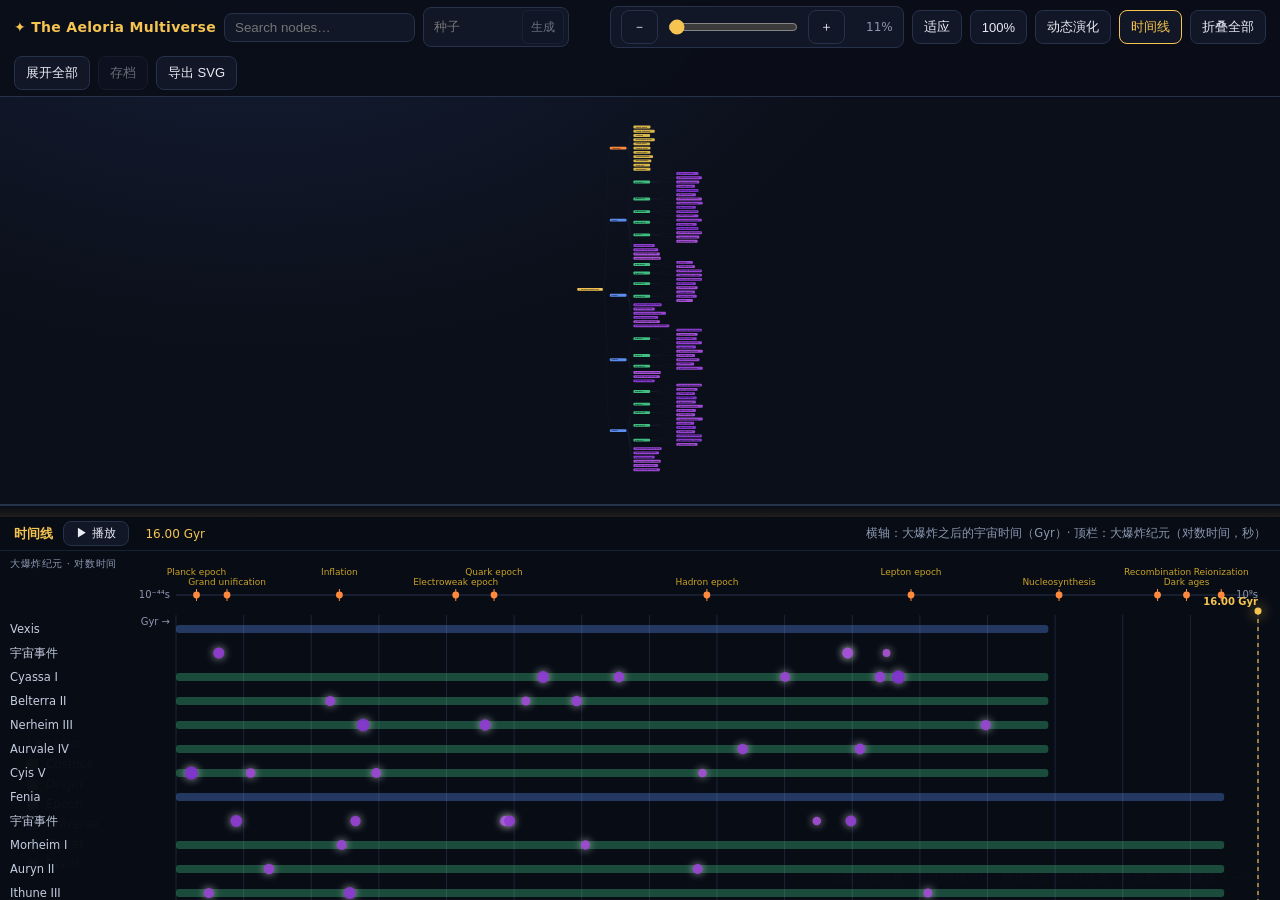
<file: cosmos_demo.html>
<!DOCTYPE html>
<html lang="en">
<head>
<meta charset="utf-8" />
<meta name="viewport" content="width=device-width, initial-scale=1" />
<title>The Aeloria Multiverse — Cosmos Mind Map</title>
<style>
:root{
    --bg:#0b0f19; --bg2:#111726; --bg3:#0e1524; --line:#26314a; --fg:#e8ecf5;
    --muted:#8b97b0; --accent:#f5c451;
  }
  *{box-sizing:border-box}
  html,body{height:100%;margin:0}
  body{
    background:radial-gradient(1200px 800px at 20% -10%, #16203a 0%, var(--bg) 55%);
    color:var(--fg);
    font:14px/1.5 "Segoe UI",system-ui,-apple-system,"Noto Sans SC",sans-serif;
    overflow:hidden;
  }
  #bar{
    position:fixed;inset:0 0 auto 0;min-height:52px;display:flex;align-items:center;
    gap:8px;padding:6px 14px;background:rgba(10,14,24,.9);backdrop-filter:blur(8px);
    border-bottom:1px solid var(--line);z-index:20;flex-wrap:wrap;
  }
  #bar .brand{font-weight:700;letter-spacing:.3px;color:var(--accent);white-space:nowrap;
    max-width:26vw;overflow:hidden;text-overflow:ellipsis}
  #search{
    background:var(--bg2);border:1px solid var(--line);color:var(--fg);
    border-radius:8px;padding:6px 10px;min-width:150px;outline:none;
  }
  #search:focus{border-color:var(--accent)}
  #bar .spacer{flex:1}
  button{
    background:var(--bg2);border:1px solid var(--line);color:var(--fg);
    border-radius:8px;padding:6px 11px;cursor:pointer;font-size:13px;
  }
  button:hover:not(:disabled){border-color:var(--accent);color:var(--accent)}
  button:disabled{opacity:.42;cursor:not-allowed}
  button.on{border-color:var(--accent);color:var(--accent)}
  .zoomwrap{display:flex;align-items:center;gap:8px;
    background:var(--bg2);border:1px solid var(--line);border-radius:8px;padding:3px 10px}
  #zoom{width:130px;accent-color:var(--accent)}
  #zoomval{color:var(--muted);font-size:12px;min-width:40px;text-align:right}
  main{position:fixed;inset:var(--barh,52px) 0 0 0}
  svg#map{width:100%;height:100%;display:block;cursor:grab}
  svg#map.dragging{cursor:grabbing}
  .link{fill:none;stroke:#33405e;stroke-width:1.6}
  .link.active{stroke:var(--accent);stroke-width:2.4}
  .node{cursor:pointer}
  .node rect{stroke:rgba(255,255,255,.14);stroke-width:1;
    transform-box:fill-box;transform-origin:center}
  .node text{fill:#0b0f19;font-size:13px;font-weight:600;dominant-baseline:middle;
    pointer-events:none;user-select:none}
  .node.dim{opacity:.28}
  .node.hit rect{stroke:#fff;stroke-width:2.4}
  .node.active rect{stroke:var(--accent);stroke-width:2.6}
  #panel{
    position:fixed;top:calc(var(--barh,52px) + 14px);right:14px;width:352px;
    max-height:calc(100vh - var(--barh,52px) - 70px);
    overflow:auto;background:rgba(17,23,38,.97);border:1px solid var(--line);
    border-radius:14px;padding:16px 18px;z-index:15;box-shadow:0 20px 50px rgba(0,0,0,.5);
  }
  #panel.hidden{display:none}
  #panel h2{margin:0 0 4px;font-size:16px}
  #panel .kind{color:var(--muted);font-size:11px;text-transform:uppercase;letter-spacing:1.4px}
  #panel p{color:#cdd6ea;font-size:13px;white-space:pre-wrap}
  #panel table{width:100%;border-collapse:collapse;margin-top:10px;font-size:12.5px}
  #panel td{padding:3px 0;border-bottom:1px solid rgba(255,255,255,.06);vertical-align:top}
  #panel td:first-child{color:var(--muted);padding-right:10px;white-space:nowrap}
  #panel .close{float:right;cursor:pointer;color:var(--muted)}
  #panel .actions{display:flex;gap:8px;margin-top:14px;flex-wrap:wrap}
  #panel .actions button{background:#182238}
  #panel .status{margin-top:10px;font-size:12px;color:var(--muted);min-height:14px}
  #legend{
    position:fixed;left:14px;bottom:14px;z-index:15;background:rgba(17,23,38,.92);
    border:1px solid var(--line);border-radius:12px;padding:10px 12px;font-size:12px;
  }
  #legend .row{display:flex;align-items:center;gap:8px;margin:2px 0}
  #legend .chip{width:11px;height:11px;border-radius:3px;display:inline-block}
  #hint{position:fixed;right:16px;bottom:14px;color:var(--muted);font-size:11.5px;z-index:15}

  /* ---- timeline panel ---- */
  #timeline{
    position:fixed;left:0;right:0;bottom:0;height:44vh;min-height:150px;z-index:18;
    background:rgba(9,13,22,.98);border-top:1px solid var(--line);
    display:flex;flex-direction:column;transform:translateY(0);transition:transform .18s ease;
  }
  #timeline.hidden{transform:translateY(101%)}
  #tl-handle{height:12px;cursor:ns-resize;background:linear-gradient(transparent,rgba(245,196,81,.10));
    border-top:1px solid var(--line);flex:0 0 auto}
  #tl-head{display:flex;align-items:center;gap:10px;padding:4px 14px;flex:0 0 auto;
    border-bottom:1px solid rgba(38,49,74,.6)}
  #tl-head b{color:var(--accent);font-size:13px}
  #tl-head .sub{color:var(--muted);font-size:11.5px}
  #tl-body{flex:1 1 auto;overflow:auto;padding:0 0 6px}
  svg#tl{display:block}
  .tl-cap{fill:var(--muted);font-size:10px;letter-spacing:.6px}
  .tl-axis{stroke:var(--line);stroke-width:1}
  .tl-grid{stroke:#1c2438;stroke-width:1}
  .tl-gridlabel{fill:var(--muted);font-size:10px}
  .tl-tick{stroke:#ff8a3d;stroke-width:1}
  .tl-elabel{fill:#c9a227;font-size:9px}
  .tl-rowlabel{fill:#c4cde0;font-size:11.5px}
  .tl-rowlabel.hi{fill:var(--accent)}
  .tl-bar{opacity:.35;rx:3}
  .tl-ev{cursor:pointer}
  .tl-ev:hover{stroke:#fff;stroke-width:1.6}
  /* ---- touch, motion & live generation ---- */
  svg#map{touch-action:none;user-select:none;-webkit-user-select:none}
  #viewport.smooth{transition:transform .42s cubic-bezier(.22,.8,.24,1)}
  #bar button{min-height:34px;touch-action:manipulation}
  input#zoom{height:26px;cursor:pointer}
  #zoom::-webkit-slider-thumb{-webkit-appearance:none;width:18px;height:18px;
    border-radius:50%;background:var(--accent);border:none}
  #zoom::-moz-range-thumb{width:18px;height:18px;border:none;border-radius:50%;background:var(--accent)}
  @keyframes nodeIn{from{opacity:0}to{opacity:1}}
  @keyframes nodePop{from{transform:scale(.82)}to{transform:scale(1)}}
  @keyframes linkDraw{from{stroke-dashoffset:1}to{stroke-dashoffset:0}}
  .node.enter > rect{animation:nodePop .42s cubic-bezier(.2,.9,.3,1.25) both;
    animation-delay:var(--d,0ms)}
  .node.enter > text{animation:nodeIn .36s ease both;animation-delay:var(--d,0ms)}
  .link.enter{stroke-dasharray:1;stroke-dashoffset:1;animation:linkDraw .5s ease forwards;
    animation-delay:var(--d,0ms)}
  @keyframes pulseGlow{0%,100%{box-shadow:0 20px 50px rgba(0,0,0,.5)}
    50%{box-shadow:0 20px 50px rgba(0,0,0,.5),0 0 26px rgba(245,196,81,.28)}}
  #panel.working{animation:pulseGlow 1.5s ease-in-out infinite}
  #panel p.streaming::after{content:"▍";color:var(--accent);
    animation:blink .8s steps(1) infinite;margin-left:1px}
  @keyframes blink{50%{opacity:0}}
  .status .dot{display:inline-block;width:5px;height:5px;border-radius:50%;
    background:var(--accent);margin-left:3px;animation:bounce 1s infinite}
  .status .dot:nth-child(2){animation-delay:.15s}
  .status .dot:nth-child(3){animation-delay:.3s}
  @keyframes bounce{0%,80%,100%{transform:translateY(0);opacity:.35}
    40%{transform:translateY(-4px);opacity:1}}
  #evolve-btn.on{border-color:#3fbf7f;color:#7ee2b0;
  animation:evolvePulse 1.6s ease-in-out infinite}
@keyframes evolvePulse{
  0%,100%{box-shadow:0 0 0 0 rgba(63,191,127,0)}
  50%{box-shadow:0 0 14px 0 rgba(63,191,127,.38)}
}
#tl-play{min-width:66px;padding:3px 9px;font-size:12px}
  #tl-head .spacer{flex:1}
  #tl-clock{font-variant-numeric:tabular-nums;color:var(--accent);font-size:12px;
    min-width:66px;text-align:right}
  .tl-ev{transition:opacity .3s ease}
  .tl-ev.faded{opacity:.12}
  .tl-ev.lit{filter:drop-shadow(0 0 4px rgba(255,255,255,.65))}
  @keyframes tlDotIn{from{opacity:0;transform:translateY(5px)}to{opacity:1;transform:none}}
  .tl-dot{animation:tlDotIn .4s ease both}
  #tl-playhead{pointer-events:none}
  #tl-playhead.hidden{display:none}
  #tl-playhead line{stroke:var(--accent);stroke-width:1.3;stroke-dasharray:4 4;opacity:.9}
  #tl-playhead circle{fill:var(--accent);filter:drop-shadow(0 0 7px var(--accent))}
  #tl-playhead text{fill:var(--accent);font-size:10px;font-weight:600}
  #tl-handle{touch-action:none}
  /* ---- seed + archive ---- */
  .seedwrap{display:flex;align-items:center;gap:4px;background:var(--bg2);
    border:1px solid var(--line);border-radius:8px;padding:2px 4px 2px 8px}
  .seedwrap input{width:86px;background:transparent;border:none;color:var(--fg);
    outline:none;font-size:12.5px}
  .seedwrap button{padding:4px 8px;font-size:12px;border-radius:6px;min-height:28px}
  #seed::-webkit-outer-spin-button,#seed::-webkit-inner-spin-button{-webkit-appearance:none;margin:0}
  #seed{-moz-appearance:textfield;appearance:textfield}
  .modal{position:fixed;inset:0;z-index:50;background:rgba(4,7,13,.66);
    backdrop-filter:blur(4px);display:flex;align-items:center;justify-content:center;padding:16px}
  .modal.hidden{display:none}
  .modal-card{width:min(560px,100%);max-height:82vh;display:flex;flex-direction:column;
    background:rgba(17,23,38,.99);border:1px solid var(--line);border-radius:16px;
    padding:16px 18px;box-shadow:0 30px 80px rgba(0,0,0,.65);
    animation:modalIn .22s ease both}
  @keyframes modalIn{from{opacity:0;transform:translateY(10px) scale(.98)}
    to{opacity:1;transform:none}}
  .modal-head{display:flex;align-items:center;justify-content:space-between;margin-bottom:12px}
  .modal-head b{color:var(--accent)}
  .modal-close{cursor:pointer;color:var(--muted);padding:2px 6px;border-radius:6px}
  .modal-close:hover{color:var(--fg);background:var(--bg2)}
  .save-row{display:flex;gap:8px}
  .save-row input{flex:1;background:var(--bg2);border:1px solid var(--line);color:var(--fg);
    border-radius:8px;padding:8px 10px;outline:none;min-width:0}
  .save-row input:focus{border-color:var(--accent)}
  .archive-hint{color:var(--muted);font-size:11.5px;margin:8px 0 10px}
  .archive-list{flex:1;overflow:auto;min-height:120px;border-top:1px solid rgba(255,255,255,.06);
    border-bottom:1px solid rgba(255,255,255,.06);margin:0 -4px 10px;padding:6px 4px}
  .archive-item{display:flex;align-items:center;gap:10px;padding:8px 6px;border-radius:8px}
  .archive-item:hover{background:rgba(255,255,255,.04)}
  .archive-main{flex:1;min-width:0}
  .archive-main b{display:block;font-size:13px;font-weight:600;white-space:nowrap;
    overflow:hidden;text-overflow:ellipsis}
  .archive-main span{color:var(--muted);font-size:11px}
  .archive-actions{display:flex;gap:6px;flex-shrink:0}
  .archive-actions button{padding:4px 8px;font-size:12px;min-height:28px}
  .archive-actions a{color:var(--muted);font-size:11.5px;text-decoration:none;
    border:1px solid var(--line);border-radius:6px;padding:4px 8px}
  .archive-actions a:hover{color:var(--accent);border-color:var(--accent)}
  .archive-list .empty{color:var(--muted);font-size:12.5px;padding:24px 8px;text-align:center}
  .modal-foot{display:flex;align-items:center;justify-content:space-between;gap:10px}
  #archive-status{color:var(--muted);font-size:12px}
  #toast{
    position:fixed;left:50%;bottom:24px;transform:translate(-50%,20px);z-index:40;
    background:#1b2740;border:1px solid var(--line);color:var(--fg);border-radius:10px;
    padding:8px 14px;font-size:13px;opacity:0;pointer-events:none;transition:all .2s ease;
  }
  #toast.show{opacity:1;transform:translate(-50%,0)}
  @media (max-width:700px){
    #bar{gap:6px;padding:6px 8px}
    #bar .brand{max-width:42vw;font-size:13px}
    #search{flex:1 1 130px;min-width:0}
    .zoomwrap{padding:3px 8px}
    #zoom{width:88px}
    #legend{display:none}
    #hint{display:none}
    #panel{left:8px;right:8px;width:auto;top:calc(var(--barh,52px) + 8px);
      max-height:52vh;z-index:19}
    #timeline{height:46vh}
    #tl-head .sub{display:none}
    .seedwrap input{width:62px}
    .modal{padding:8px}
    .modal-card{max-height:88vh}
  }

</style>
</head>
<body>
<header id="bar">
  <div class="brand">✦ The Aeloria Multiverse</div>
  <input id="search" placeholder="Search nodes…" autocomplete="off" />
  <div class="seedwrap" title="输入种子后按回车重新生成；留空则随机">
    <input id="seed" type="number" min="0" step="1" placeholder="种子" autocomplete="off" />
    <button data-act="regenerate">生成</button>
  </div>
  <div class="spacer"></div>
  <div class="zoomwrap">
    <button data-act="out" title="Zoom out (−)">－</button>
    <input id="zoom" type="range" min="8" max="350" value="100" />
    <button data-act="in" title="Zoom in (+)">＋</button>
    <span id="zoomval">100%</span>
  </div>
  <button data-act="fit" title="Fit to window (F)">适应</button>
  <button data-act="reset" title="Reset to 100% (0)">100%</button>
  <button data-act="evolve" id="evolve-btn" title="持续自动生成新分支">动态演化</button>
  <button data-act="timeline" id="tl-toggle">时间线</button>
  <button data-act="collapse">折叠全部</button>
  <button data-act="expandall">展开全部</button>
  <button data-act="archive" id="archive-btn">存档</button>
  <button data-act="svg">导出 SVG</button>
</header>
<main>
  <svg id="map">
    <g id="viewport">
      <g id="links"></g>
      <g id="nodes"></g>
    </g>
  </svg>
  <aside id="panel" class="hidden"></aside>
  <div id="legend"></div>
  <div id="hint">点击/轻点折叠 · 拖拽/单指平移 · 双指捏合或滚轮缩放 · 双击放大 · 快捷键 + − 0 F</div>
</main>
<section id="timeline" class="hidden">
  <div id="tl-handle" title="拖动调整高度"></div>
  <div id="tl-head">
    <b>时间线</b>
    <button id="tl-play" title="播放时间线">▶ 播放</button>
    <span id="tl-clock">0.00 Gyr</span>
    <span class="spacer"></span>
    <span class="sub">横轴：大爆炸之后的宇宙时间（Gyr）· 顶栏：大爆炸纪元（对数时间，秒）</span>
  </div>
  <div id="tl-body"><svg id="tl"></svg></div>
</section>
<div id="archive-modal" class="modal hidden" role="dialog" aria-modal="true" aria-labelledby="archive-title">
  <div class="modal-card">
    <div class="modal-head">
      <b id="archive-title">存档</b>
      <span class="modal-close" data-archive-close="1" title="关闭">✕</span>
    </div>
    <div class="save-row">
      <input id="archive-name" placeholder="存档名称（可选）" maxlength="80" autocomplete="off" />
      <button id="archive-save">保存当前</button>
    </div>
    <div class="archive-hint">存档是服务器上的 JSON 文件，包含当前整棵树（含 LLM 展开的内容）。</div>
    <div id="archive-list" class="archive-list"><div class="empty">加载中…</div></div>
    <div class="modal-foot">
      <span id="archive-status"></span>
      <button id="archive-refresh">刷新</button>
    </div>
  </div>
</div>
<div id="toast"></div>
<script>window.COSMOS_BOOTSTRAP = {"tree": {"id": "root", "label": "The Aeloria Multiverse", "kind": "root", "detail": "A cosmos of 4 parallel universes and 17 worlds, generated from seed 1337.", "meta": {"seed": 1337, "universes": 4, "planets": 17, "events": 71, "provider": "rule", "model": "—"}, "children": [{"id": "bigbang", "label": "Big Bang", "kind": "bigbang", "detail": "A fluctuation in nothingness becomes the seed of every possible history. What follows is not one universe but a family of them.", "meta": {"epochs": 11, "seed": 1337}, "children": [{"id": "epoch:Planck epoch", "label": "Planck epoch", "kind": "epoch", "detail": "Gravity and the other forces are one. Spacetime is a quantum foam with no stable geometry; time itself is not yet meaningful.", "meta": {"age": "1e-43 s", "age_years": 3.2e-51, "temperature": "1e+32 K"}, "children": []}, {"id": "epoch:Grand unification", "label": "Grand unification", "kind": "epoch", "detail": "Gravity decouples from the unified force. A first arrow of time appears as the young cosmos begins to cool.", "meta": {"age": "3e-42 s", "age_years": 1e-49, "temperature": "1e+29 K"}, "children": []}, {"id": "epoch:Inflation", "label": "Inflation", "kind": "epoch", "detail": "Space expands by a factor of 10^26 in a fraction of a second. Quantum fluctuations are stretched into the seeds of every galaxy that will ever exist.", "meta": {"age": "1e-36 s", "age_years": 3.2e-44, "temperature": "1e+27 K"}, "children": []}, {"id": "epoch:Electroweak epoch", "label": "Electroweak epoch", "kind": "epoch", "detail": "The strong force separates. Particles acquire mass through the Higgs field as symmetry breaks.", "meta": {"age": "5e-31 s", "age_years": 1.6e-38, "temperature": "1e+15 K"}, "children": []}, {"id": "epoch:Quark epoch", "label": "Quark epoch", "kind": "epoch", "detail": "Quarks, leptons and gluons move freely. Matter and antimatter annihilate in a faintly lopsided contest.", "meta": {"age": "4e-29 s", "age_years": 1.2e-36, "temperature": "1e+12 K"}, "children": []}, {"id": "epoch:Hadron epoch", "label": "Hadron epoch", "kind": "epoch", "detail": "Quarks bind into protons and neutrons. The surviving matter/antimatter asymmetry freezes in at roughly one baryon per billion photons.", "meta": {"age": "1e-18 s", "age_years": 3.2e-26, "temperature": "1e+10 K"}, "children": []}, {"id": "epoch:Lepton epoch", "label": "Lepton epoch", "kind": "epoch", "detail": "Neutrinos decouple and stream away. Electrons and positrons annihilate, leaving the lepton budget that will feed the first atoms.", "meta": {"age": "1e-08 s", "age_years": 3.2e-16, "temperature": "1e+09 K"}, "children": []}, {"id": "epoch:Nucleosynthesis", "label": "Nucleosynthesis", "kind": "epoch", "detail": "Primordial fusion forges hydrogen, helium and a trace of lithium. The elemental recipe of the cosmos is set within minutes.", "meta": {"age": "2e-01 s", "age_years": 5.7e-09, "temperature": "1e+08 K"}, "children": []}, {"id": "epoch:Recombination", "label": "Recombination", "kind": "epoch", "detail": "Electrons finally bind to nuclei. The fog clears, photons stream free, and the cosmic microwave background is released.", "meta": {"age": "3.3 h", "age_years": 0.00038, "temperature": "3e+03 K"}, "children": []}, {"id": "epoch:Dark ages", "label": "Dark ages", "kind": "epoch", "detail": "Neutral hydrogen fills a lightless, cooling cosmos. Gravity quietly assembles the first filaments of structure.", "meta": {"age": "3.7 d", "age_years": 0.01, "temperature": "6e+01 K"}, "children": []}, {"id": "epoch:Reionization", "label": "Reionization", "kind": "epoch", "detail": "The first stars ignite, then die, reionizing the intergalactic medium. The universe becomes visible to itself.", "meta": {"age": "182.6 d", "age_years": 0.5, "temperature": "3e+01 K"}, "children": []}]}, {"id": "uni:0001", "label": "Vexis", "kind": "universe", "detail": "Vexis is a marginal branch 0 generations from the Big Bang. Constants run wild here: entropy 1.263. It has 2 large spatial dimensions. Given roughly 12.90 Gyr of history, it holds 5 notable worlds and expands toward a big crunch.", "meta": {"generation": 0, "destiny": "big crunch", "age": "12.9 Gyr", "age_gyr": 12.9, "habitability": 0.53, "expansion": 0.93, "worlds": 5, "gravity": 0.821, "strong_force": 1.082, "dark_energy": 0.876, "entropy": 1.263, "dimensions": 2.0}, "children": [{"id": "pln:0005", "label": "Cyassa I", "kind": "planet", "detail": "Cyassa I is a ice world orbiting at 4.291 AU with 10.673g and a mean temperature of 140 K under N2-rich air. Its biosphere is sterile.", "meta": {"kind": "ice", "orbit": "4.291 AU", "gravity": "10.673 g", "temperature": "140 K", "atmosphere": "N2", "habitability": 0.24, "biosphere": "sterile", "moons": 2}, "children": [{"id": "evt:0015", "label": "Stellar superflare", "kind": "event", "detail": "The host star unloads a coronal mass ejection strong enough to strip an unprotected atmosphere.", "meta": {"age": "5.43 Gyr", "age_gyr": 5.429, "severity": 0.82, "scope": "planet", "tags": "radiation"}, "children": []}, {"id": "evt:0018", "label": "Supervolcanic province", "kind": "event", "detail": "A flood-basalt province erupts for a million years, resetting the climate and enriching the crust in rare metals.", "meta": {"age": "6.55 Gyr", "age_gyr": 6.551, "severity": 0.7, "scope": "planet", "tags": "geology"}, "children": []}, {"id": "evt:0016", "label": "Rogue-world capture", "kind": "event", "detail": "A sunless wanderer drifts through the system, perturbing orbits and briefly heating the outer worlds.", "meta": {"age": "9.01 Gyr", "age_gyr": 9.007, "severity": 0.61, "scope": "planet", "tags": "orbital, exotic"}, "children": []}, {"id": "evt:0014", "label": "Snowball epoch", "kind": "event", "detail": "Runaway ice albedo whitens the whole globe; photosynthesis retreats to a few volcanic refugia.", "meta": {"age": "10.41 Gyr", "age_gyr": 10.411, "severity": 0.71, "scope": "planet", "tags": "climate"}, "children": []}, {"id": "evt:0017", "label": "Runaway greenhouse", "kind": "event", "detail": "Oceans evaporate, water vapour traps heat, and the planet tips into a permanent furnace state.", "meta": {"age": "10.68 Gyr", "age_gyr": 10.682, "severity": 1.0, "scope": "planet", "tags": "climate"}, "children": []}]}, {"id": "pln:0006", "label": "Belterra II", "kind": "planet", "detail": "Belterra II is a terrestrial world orbiting at 0.313 AU with 3.854g and a mean temperature of 524 K under N2-rich air. Its biosphere is prebiotic.", "meta": {"kind": "terrestrial", "orbit": "0.313 AU", "gravity": "3.854 g", "temperature": "524 K", "atmosphere": "N2", "habitability": 0.25, "biosphere": "prebiotic", "moons": 2}, "children": [{"id": "evt:0021", "label": "Mass extinction", "kind": "event", "detail": "A compounding crisis erases the majority of species; the survivors inherit a hollow world.", "meta": {"age": "2.28 Gyr", "age_gyr": 2.281, "severity": 0.63, "scope": "planet", "tags": "life, cataclysm"}, "children": []}, {"id": "evt:0019", "label": "Supervolcanic province", "kind": "event", "detail": "A flood-basalt province erupts for a million years, resetting the climate and enriching the crust in rare metals.", "meta": {"age": "5.17 Gyr", "age_gyr": 5.174, "severity": 0.49, "scope": "planet", "tags": "geology"}, "children": []}, {"id": "evt:0020", "label": "Orbital destabilization", "kind": "event", "detail": "Resonances with a giant neighbour scatter the planet's orbit, swinging its climate between extremes.", "meta": {"age": "5.92 Gyr", "age_gyr": 5.924, "severity": 0.65, "scope": "planet", "tags": "orbital"}, "children": []}]}, {"id": "pln:0007", "label": "Nerheim III", "kind": "planet", "detail": "Nerheim III is a oceanic world orbiting at 0.443 AU with 0.413g and a mean temperature of 483 K under N2-rich air. Its biosphere is sterile.", "meta": {"kind": "oceanic", "orbit": "0.443 AU", "gravity": "0.413 g", "temperature": "483 K", "atmosphere": "N2", "habitability": 0.3, "biosphere": "sterile", "moons": 3}, "children": [{"id": "evt:0024", "label": "Mass extinction", "kind": "event", "detail": "A compounding crisis erases the majority of species; the survivors inherit a hollow world.", "meta": {"age": "2.77 Gyr", "age_gyr": 2.768, "severity": 0.94, "scope": "planet", "tags": "life, cataclysm"}, "children": []}, {"id": "evt:0022", "label": "Runaway greenhouse", "kind": "event", "detail": "Oceans evaporate, water vapour traps heat, and the planet tips into a permanent furnace state.", "meta": {"age": "4.57 Gyr", "age_gyr": 4.571, "severity": 0.78, "scope": "planet", "tags": "climate"}, "children": []}, {"id": "evt:0023", "label": "Stellar superflare", "kind": "event", "detail": "The host star unloads a coronal mass ejection strong enough to strip an unprotected atmosphere.", "meta": {"age": "11.97 Gyr", "age_gyr": 11.974, "severity": 0.64, "scope": "planet", "tags": "radiation"}, "children": []}]}, {"id": "pln:0008", "label": "Aurvale IV", "kind": "planet", "detail": "Aurvale IV is a oceanic world orbiting at 0.786 AU with 1.714g and a mean temperature of 345 K under N2-rich air. Its biosphere is prebiotic.", "meta": {"kind": "oceanic", "orbit": "0.786 AU", "gravity": "1.714 g", "temperature": "345 K", "atmosphere": "N2", "habitability": 0.54, "biosphere": "prebiotic", "moons": 2}, "children": [{"id": "evt:0026", "label": "Supervolcanic province", "kind": "event", "detail": "A flood-basalt province erupts for a million years, resetting the climate and enriching the crust in rare metals.", "meta": {"age": "8.38 Gyr", "age_gyr": 8.381, "severity": 0.68, "scope": "planet", "tags": "geology"}, "children": []}, {"id": "evt:0025", "label": "Climate collapse", "kind": "event", "detail": "Runaway feedbacks unravel the biosphere's margin for error, forcing whatever lives here to adapt fast or vanish.", "meta": {"age": "10.11 Gyr", "age_gyr": 10.114, "severity": 0.71, "scope": "planet", "tags": "climate, life"}, "children": []}]}, {"id": "pln:0009", "label": "Cyis V", "kind": "planet", "detail": "Cyis V is a oceanic world orbiting at 2.247 AU with 0.855g and a mean temperature of 220 K under N2-rich air. Its biosphere is multicellular.", "meta": {"kind": "oceanic", "orbit": "2.247 AU", "gravity": "0.855 g", "temperature": "220 K", "atmosphere": "N2", "habitability": 0.58, "biosphere": "multicellular", "moons": 0}, "children": [{"id": "evt:0028", "label": "Runaway greenhouse", "kind": "event", "detail": "Oceans evaporate, water vapour traps heat, and the planet tips into a permanent furnace state.", "meta": {"age": "0.23 Gyr", "age_gyr": 0.227, "severity": 1.0, "scope": "planet", "tags": "climate"}, "children": []}, {"id": "evt:0027", "label": "Late heavy bombardment", "kind": "event", "detail": "A rain of leftover planetesimals reshapes the crust and delivers water and organics in equal measure.", "meta": {"age": "1.10 Gyr", "age_gyr": 1.103, "severity": 0.56, "scope": "planet", "tags": "impact"}, "children": []}, {"id": "evt:0030", "label": "Rogue-world capture", "kind": "event", "detail": "A sunless wanderer drifts through the system, perturbing orbits and briefly heating the outer worlds.", "meta": {"age": "2.96 Gyr", "age_gyr": 2.962, "severity": 0.58, "scope": "planet", "tags": "orbital, exotic"}, "children": []}, {"id": "evt:0029", "label": "Panspermia vector", "kind": "event", "detail": "A fragment of a neighbouring biosphere, flung free by an impact, arrives intact enough to seed new chemistry.", "meta": {"age": "7.79 Gyr", "age_gyr": 7.785, "severity": 0.41, "scope": "planet", "tags": "life, exotic"}, "children": []}]}, {"id": "evt:0013", "label": "Dark-energy surge", "kind": "event", "detail": "Vacuum energy briefly dominates, accelerating expansion and isolating young galaxies beyond one another's reach.", "meta": {"age": "0.63 Gyr", "age_gyr": 0.633, "severity": 0.74, "scope": "universe", "tags": "expansion"}, "children": []}, {"id": "evt:0011", "label": "Cosmic string network", "kind": "event", "detail": "One-dimensional topological defects from the early universe stretch across intergalactic space, seeding gravitationally lensed filaments.", "meta": {"age": "9.93 Gyr", "age_gyr": 9.932, "severity": 0.7, "scope": "universe", "tags": "structure, exotic"}, "children": []}, {"id": "evt:0010", "label": "Galactic merger cascade", "kind": "event", "detail": "Two spiral galaxies collide and merge, quenching star formation and relocating entire planetary systems.", "meta": {"age": "9.94 Gyr", "age_gyr": 9.936, "severity": 0.4, "scope": "universe", "tags": "structure"}, "children": []}, {"id": "evt:0012", "label": "Baryon-asymmetry anomaly", "kind": "event", "detail": "An unusually strong matter/antimatter imbalance leaves a dense, metal-rich medium where the first stars burn fast and die young.", "meta": {"age": "10.51 Gyr", "age_gyr": 10.507, "severity": 0.32, "scope": "universe", "tags": "chemistry"}, "children": []}]}, {"id": "uni:0002", "label": "Fenia", "kind": "universe", "detail": "Fenia is a life-friendly branch 0 generations from the Big Bang. Its constants sit comfortably close to our own. Given roughly 15.50 Gyr of history, it holds 4 notable worlds and expands toward a heat death.", "meta": {"generation": 0, "destiny": "heat death", "age": "15.5 Gyr", "age_gyr": 15.5, "habitability": 0.67, "expansion": 1.23, "worlds": 4, "gravity": 0.849, "strong_force": 1.049, "dark_energy": 1.194, "entropy": 0.772, "dimensions": 3.0}, "children": [{"id": "pln:0031", "label": "Morheim I", "kind": "planet", "detail": "Morheim I is a terrestrial world orbiting at 0.902 AU with 0.577g and a mean temperature of 332 K under N2-rich air. Its biosphere is microbial.", "meta": {"kind": "terrestrial", "orbit": "0.902 AU", "gravity": "0.577 g", "temperature": "332 K", "atmosphere": "N2", "habitability": 0.67, "biosphere": "microbial", "moons": 0}, "children": [{"id": "evt:0041", "label": "First life", "kind": "event", "detail": "Self-replicating chemistry appears in a warm coastal basin and begins to reshape the atmosphere.", "meta": {"age": "2.45 Gyr", "age_gyr": 2.45, "severity": 0.62, "scope": "planet", "tags": "life"}, "children": []}, {"id": "evt:0042", "label": "Snowball epoch", "kind": "event", "detail": "Runaway ice albedo whitens the whole globe; photosynthesis retreats to a few volcanic refugia.", "meta": {"age": "6.05 Gyr", "age_gyr": 6.054, "severity": 0.51, "scope": "planet", "tags": "climate"}, "children": []}]}, {"id": "pln:0032", "label": "Auryn II", "kind": "planet", "detail": "Auryn II is a rogue world orbiting at 14.143 AU with 0.862g and a mean temperature of 86 K under H2-rich air. Its biosphere is prebiotic.", "meta": {"kind": "rogue", "orbit": "14.143 AU", "gravity": "0.862 g", "temperature": "86 K", "atmosphere": "H2", "habitability": 0.35, "biosphere": "prebiotic", "moons": 3}, "children": [{"id": "evt:0044", "label": "Late heavy bombardment", "kind": "event", "detail": "A rain of leftover planetesimals reshapes the crust and delivers water and organics in equal measure.", "meta": {"age": "1.38 Gyr", "age_gyr": 1.375, "severity": 0.65, "scope": "planet", "tags": "impact"}, "children": []}, {"id": "evt:0043", "label": "Magnetosphere collapse", "kind": "event", "detail": "The core dynamo stalls and the magnetic shield fails, letting the stellar wind strip the atmosphere away.", "meta": {"age": "7.71 Gyr", "age_gyr": 7.714, "severity": 0.61, "scope": "planet", "tags": "atmosphere"}, "children": []}]}, {"id": "pln:0033", "label": "Ithune III", "kind": "planet", "detail": "Ithune III is a terrestrial world orbiting at 0.34 AU with 2.017g and a mean temperature of 479 K under N2-rich air. Its biosphere is sterile.", "meta": {"kind": "terrestrial", "orbit": "0.34 AU", "gravity": "2.017 g", "temperature": "479 K", "atmosphere": "N2", "habitability": 0.3, "biosphere": "sterile", "moons": 4}, "children": [{"id": "evt:0046", "label": "Late heavy bombardment", "kind": "event", "detail": "A rain of leftover planetesimals reshapes the crust and delivers water and organics in equal measure.", "meta": {"age": "0.49 Gyr", "age_gyr": 0.486, "severity": 0.63, "scope": "planet", "tags": "impact"}, "children": []}, {"id": "evt:0045", "label": "Mass extinction", "kind": "event", "detail": "A compounding crisis erases the majority of species; the survivors inherit a hollow world.", "meta": {"age": "2.57 Gyr", "age_gyr": 2.57, "severity": 0.84, "scope": "planet", "tags": "life, cataclysm"}, "children": []}, {"id": "evt:0047", "label": "Panspermia vector", "kind": "event", "detail": "A fragment of a neighbouring biosphere, flung free by an impact, arrives intact enough to seed new chemistry.", "meta": {"age": "11.12 Gyr", "age_gyr": 11.119, "severity": 0.46, "scope": "planet", "tags": "life, exotic"}, "children": []}]}, {"id": "pln:0034", "label": "Oshwei IV", "kind": "planet", "detail": "Oshwei IV is a desert world orbiting at 1.04 AU with 1.777g and a mean temperature of 366 K under CO2-rich air. Its biosphere is microbial.", "meta": {"kind": "desert", "orbit": "1.04 AU", "gravity": "1.777 g", "temperature": "366 K", "atmosphere": "CO2", "habitability": 0.48, "biosphere": "microbial", "moons": 1}, "children": [{"id": "evt:0049", "label": "Snowball epoch", "kind": "event", "detail": "Runaway ice albedo whitens the whole globe; photosynthesis retreats to a few volcanic refugia.", "meta": {"age": "1.93 Gyr", "age_gyr": 1.932, "severity": 0.67, "scope": "planet", "tags": "climate"}, "children": []}, {"id": "evt:0050", "label": "Climate collapse", "kind": "event", "detail": "Runaway feedbacks unravel the biosphere's margin for error, forcing whatever lives here to adapt fast or vanish.", "meta": {"age": "7.10 Gyr", "age_gyr": 7.1, "severity": 0.7, "scope": "planet", "tags": "climate, life"}, "children": []}, {"id": "evt:0048", "label": "First life", "kind": "event", "detail": "Self-replicating chemistry appears in a warm coastal basin and begins to reshape the atmosphere.", "meta": {"age": "8.86 Gyr", "age_gyr": 8.859, "severity": 0.43, "scope": "planet", "tags": "life"}, "children": []}]}, {"id": "evt:0037", "label": "Hypernova gamma-ray burst", "kind": "event", "detail": "A rotating super-massive star dies as a hypernova, raking nearby systems with sterilizing radiation.", "meta": {"age": "0.89 Gyr", "age_gyr": 0.891, "severity": 0.82, "scope": "universe", "tags": "radiation"}, "children": []}, {"id": "evt:0039", "label": "Dark-energy surge", "kind": "event", "detail": "Vacuum energy briefly dominates, accelerating expansion and isolating young galaxies beyond one another's reach.", "meta": {"age": "2.65 Gyr", "age_gyr": 2.654, "severity": 0.64, "scope": "universe", "tags": "expansion"}, "children": []}, {"id": "evt:0040", "label": "Large-scale structure collapse", "kind": "event", "detail": "A rare overdensity pulls a supercluster into a single gravitationally bound cathedral of galaxies.", "meta": {"age": "4.86 Gyr", "age_gyr": 4.864, "severity": 0.62, "scope": "universe", "tags": "structure"}, "children": []}, {"id": "evt:0035", "label": "Cosmic string network", "kind": "event", "detail": "One-dimensional topological defects from the early universe stretch across intergalactic space, seeding gravitationally lensed filaments.", "meta": {"age": "4.93 Gyr", "age_gyr": 4.932, "severity": 0.74, "scope": "universe", "tags": "structure, exotic"}, "children": []}, {"id": "evt:0038", "label": "Galactic merger cascade", "kind": "event", "detail": "Two spiral galaxies collide and merge, quenching star formation and relocating entire planetary systems.", "meta": {"age": "9.48 Gyr", "age_gyr": 9.476, "severity": 0.41, "scope": "universe", "tags": "structure"}, "children": []}, {"id": "evt:0036", "label": "Symmetry-breaking phase transition", "kind": "event", "detail": "A late phase transition changes the vacuum expectation values, nudging chemistry across the entire branch.", "meta": {"age": "9.98 Gyr", "age_gyr": 9.98, "severity": 0.7, "scope": "universe", "tags": "exotic"}, "children": []}]}, {"id": "uni:0003", "label": "Rhoos", "kind": "universe", "detail": "Rhoos is a marginal branch 0 generations from the Big Bang. Constants run wild here: gravity 1.316. It has 4 large spatial dimensions. Given roughly 15.10 Gyr of history, it holds 3 notable worlds and expands toward a heat death.", "meta": {"generation": 0, "destiny": "heat death", "age": "15.1 Gyr", "age_gyr": 15.1, "habitability": 0.47, "expansion": 1.26, "worlds": 3, "gravity": 1.316, "strong_force": 1.058, "dark_energy": 1.189, "entropy": 0.94, "dimensions": 4.0}, "children": [{"id": "pln:0051", "label": "Rynyn I", "kind": "planet", "detail": "Rynyn I is a desert world orbiting at 0.31 AU with 1.261g and a mean temperature of 414 K under CO2-rich air. Its biosphere is prebiotic.", "meta": {"kind": "desert", "orbit": "0.31 AU", "gravity": "1.261 g", "temperature": "414 K", "atmosphere": "CO2", "habitability": 0.37, "biosphere": "prebiotic", "moons": 4}, "children": [{"id": "evt:0058", "label": "Late heavy bombardment", "kind": "event", "detail": "A rain of leftover planetesimals reshapes the crust and delivers water and organics in equal measure.", "meta": {"age": "1.10 Gyr", "age_gyr": 1.104, "severity": 0.85, "scope": "planet", "tags": "impact"}, "children": []}, {"id": "evt:0059", "label": "Panspermia vector", "kind": "event", "detail": "A fragment of a neighbouring biosphere, flung free by an impact, arrives intact enough to seed new chemistry.", "meta": {"age": "1.57 Gyr", "age_gyr": 1.568, "severity": 0.35, "scope": "planet", "tags": "life, exotic"}, "children": []}, {"id": "evt:0060", "label": "Climate collapse", "kind": "event", "detail": "Runaway feedbacks unravel the biosphere's margin for error, forcing whatever lives here to adapt fast or vanish.", "meta": {"age": "1.68 Gyr", "age_gyr": 1.682, "severity": 0.77, "scope": "planet", "tags": "climate, life"}, "children": []}, {"id": "evt:0061", "label": "Supervolcanic province", "kind": "event", "detail": "A flood-basalt province erupts for a million years, resetting the climate and enriching the crust in rare metals.", "meta": {"age": "2.58 Gyr", "age_gyr": 2.578, "severity": 0.69, "scope": "planet", "tags": "geology"}, "children": []}, {"id": "evt:0057", "label": "Mass extinction", "kind": "event", "detail": "A compounding crisis erases the majority of species; the survivors inherit a hollow world.", "meta": {"age": "3.10 Gyr", "age_gyr": 3.103, "severity": 0.85, "scope": "planet", "tags": "life, cataclysm"}, "children": []}]}, {"id": "pln:0052", "label": "Eryn II", "kind": "planet", "detail": "Eryn II is a ice world orbiting at 14.552 AU with 1.189g and a mean temperature of 49 K under N2-rich air. Its biosphere is prebiotic.", "meta": {"kind": "ice", "orbit": "14.552 AU", "gravity": "1.189 g", "temperature": "49 K", "atmosphere": "N2", "habitability": 0.29, "biosphere": "prebiotic", "moons": 1}, "children": [{"id": "evt:0063", "label": "Orbital destabilization", "kind": "event", "detail": "Resonances with a giant neighbour scatter the planet's orbit, swinging its climate between extremes.", "meta": {"age": "0.44 Gyr", "age_gyr": 0.439, "severity": 0.47, "scope": "planet", "tags": "orbital"}, "children": []}, {"id": "evt:0064", "label": "Snowball epoch", "kind": "event", "detail": "Runaway ice albedo whitens the whole globe; photosynthesis retreats to a few volcanic refugia.", "meta": {"age": "10.72 Gyr", "age_gyr": 10.722, "severity": 0.54, "scope": "planet", "tags": "climate"}, "children": []}, {"id": "evt:0062", "label": "Rogue-world capture", "kind": "event", "detail": "A sunless wanderer drifts through the system, perturbing orbits and briefly heating the outer worlds.", "meta": {"age": "13.46 Gyr", "age_gyr": 13.465, "severity": 0.61, "scope": "planet", "tags": "orbital, exotic"}, "children": []}]}, {"id": "pln:0053", "label": "Tynwei III", "kind": "planet", "detail": "Tynwei III is a gas giant world orbiting at 1.923 AU with 1.474g and a mean temperature of 117 K under H2-rich air. Its biosphere is sterile.", "meta": {"kind": "gas giant", "orbit": "1.923 AU", "gravity": "1.474 g", "temperature": "117 K", "atmosphere": "H2", "habitability": 0.27, "biosphere": "sterile", "moons": 19}, "children": [{"id": "evt:0065", "label": "Impact winter", "kind": "event", "detail": "A body the size of a small moon strikes, throwing enough dust into the sky to darken the world for centuries.", "meta": {"age": "2.21 Gyr", "age_gyr": 2.215, "severity": 0.64, "scope": "planet", "tags": "impact"}, "children": []}, {"id": "evt:0066", "label": "Orbital destabilization", "kind": "event", "detail": "Resonances with a giant neighbour scatter the planet's orbit, swinging its climate between extremes.", "meta": {"age": "13.21 Gyr", "age_gyr": 13.206, "severity": 0.67, "scope": "planet", "tags": "orbital"}, "children": []}]}, {"id": "evt:0056", "label": "Baryon-asymmetry anomaly", "kind": "event", "detail": "An unusually strong matter/antimatter imbalance leaves a dense, metal-rich medium where the first stars burn fast and die young.", "meta": {"age": "4.71 Gyr", "age_gyr": 4.711, "severity": 0.36, "scope": "universe", "tags": "chemistry"}, "children": []}, {"id": "evt:0054", "label": "Galactic merger cascade", "kind": "event", "detail": "Two spiral galaxies collide and merge, quenching star formation and relocating entire planetary systems.", "meta": {"age": "6.80 Gyr", "age_gyr": 6.798, "severity": 0.53, "scope": "universe", "tags": "structure"}, "children": []}, {"id": "evt:0055", "label": "Dark-energy surge", "kind": "event", "detail": "Vacuum energy briefly dominates, accelerating expansion and isolating young galaxies beyond one another's reach.", "meta": {"age": "11.57 Gyr", "age_gyr": 11.574, "severity": 0.88, "scope": "universe", "tags": "expansion"}, "children": []}]}, {"id": "uni:0004", "label": "Galos", "kind": "universe", "detail": "Galos is a life-friendly branch 0 generations from the Big Bang. Constants run wild here: entropy 0.588. Given roughly 14.20 Gyr of history, it holds 5 notable worlds and expands toward a eternal stagnation.", "meta": {"generation": 0, "destiny": "eternal stagnation", "age": "14.2 Gyr", "age_gyr": 14.2, "habitability": 0.72, "expansion": 0.88, "worlds": 5, "gravity": 0.935, "strong_force": 0.941, "dark_energy": 0.887, "entropy": 0.588, "dimensions": 3.0}, "children": [{"id": "pln:0067", "label": "Oshion I", "kind": "planet", "detail": "Oshion I is a gas giant world orbiting at 1.613 AU with 4.029g and a mean temperature of 265 K under H2-rich air. Its biosphere is multicellular.", "meta": {"kind": "gas giant", "orbit": "1.613 AU", "gravity": "4.029 g", "temperature": "265 K", "atmosphere": "H2", "habitability": 0.48, "biosphere": "multicellular", "moons": 27}, "children": [{"id": "evt:0078", "label": "Late heavy bombardment", "kind": "event", "detail": "A rain of leftover planetesimals reshapes the crust and delivers water and organics in equal measure.", "meta": {"age": "0.73 Gyr", "age_gyr": 0.727, "severity": 0.58, "scope": "planet", "tags": "impact"}, "children": []}, {"id": "evt:0081", "label": "Great oxygenation", "kind": "event", "detail": "Photosynthesis floods the air with oxygen, poisoning much of the existing biosphere and enabling complex life.", "meta": {"age": "1.99 Gyr", "age_gyr": 1.994, "severity": 0.55, "scope": "planet", "tags": "life, atmosphere"}, "children": []}, {"id": "evt:0079", "label": "Snowball epoch", "kind": "event", "detail": "Runaway ice albedo whitens the whole globe; photosynthesis retreats to a few volcanic refugia.", "meta": {"age": "2.99 Gyr", "age_gyr": 2.988, "severity": 0.72, "scope": "planet", "tags": "climate"}, "children": []}, {"id": "evt:0080", "label": "Climate collapse", "kind": "event", "detail": "Runaway feedbacks unravel the biosphere's margin for error, forcing whatever lives here to adapt fast or vanish.", "meta": {"age": "6.26 Gyr", "age_gyr": 6.26, "severity": 0.97, "scope": "planet", "tags": "climate, life"}, "children": []}]}, {"id": "pln:0068", "label": "Zarix II", "kind": "planet", "detail": "Zarix II is a terrestrial world orbiting at 1.441 AU with 2.474g and a mean temperature of 287 K under N2-rich air. Its biosphere is multicellular.", "meta": {"kind": "terrestrial", "orbit": "1.441 AU", "gravity": "2.474 g", "temperature": "287 K", "atmosphere": "N2", "habitability": 0.66, "biosphere": "multicellular", "moons": 0}, "children": [{"id": "evt:0082", "label": "Mass extinction", "kind": "event", "detail": "A compounding crisis erases the majority of species; the survivors inherit a hollow world.", "meta": {"age": "3.23 Gyr", "age_gyr": 3.231, "severity": 0.69, "scope": "planet", "tags": "life, cataclysm"}, "children": []}, {"id": "evt:0083", "label": "Orbital destabilization", "kind": "event", "detail": "Resonances with a giant neighbour scatter the planet's orbit, swinging its climate between extremes.", "meta": {"age": "7.92 Gyr", "age_gyr": 7.922, "severity": 0.52, "scope": "planet", "tags": "orbital"}, "children": []}]}, {"id": "pln:0069", "label": "Pellora III", "kind": "planet", "detail": "Pellora III is a terrestrial world orbiting at 2.39 AU with 3.606g and a mean temperature of 205 K under N2-rich air. Its biosphere is microbial.", "meta": {"kind": "terrestrial", "orbit": "2.39 AU", "gravity": "3.606 g", "temperature": "205 K", "atmosphere": "N2", "habitability": 0.5, "biosphere": "microbial", "moons": 3}, "children": [{"id": "evt:0085", "label": "Mass extinction", "kind": "event", "detail": "A compounding crisis erases the majority of species; the survivors inherit a hollow world.", "meta": {"age": "9.15 Gyr", "age_gyr": 9.155, "severity": 0.62, "scope": "planet", "tags": "life, cataclysm"}, "children": []}, {"id": "evt:0084", "label": "Snowball epoch", "kind": "event", "detail": "Runaway ice albedo whitens the whole globe; photosynthesis retreats to a few volcanic refugia.", "meta": {"age": "9.27 Gyr", "age_gyr": 9.274, "severity": 0.45, "scope": "planet", "tags": "climate"}, "children": []}]}, {"id": "pln:0070", "label": "Morwei IV", "kind": "planet", "detail": "Morwei IV is a gas giant world orbiting at 4.404 AU with 4.89g and a mean temperature of 153 K under H2-rich air. Its biosphere is sterile.", "meta": {"kind": "gas giant", "orbit": "4.404 AU", "gravity": "4.89 g", "temperature": "153 K", "atmosphere": "H2", "habitability": 0.26, "biosphere": "sterile", "moons": 4}, "children": [{"id": "evt:0089", "label": "Orbital destabilization", "kind": "event", "detail": "Resonances with a giant neighbour scatter the planet's orbit, swinging its climate between extremes.", "meta": {"age": "0.95 Gyr", "age_gyr": 0.955, "severity": 0.57, "scope": "planet", "tags": "orbital"}, "children": []}, {"id": "evt:0087", "label": "Impact winter", "kind": "event", "detail": "A body the size of a small moon strikes, throwing enough dust into the sky to darken the world for centuries.", "meta": {"age": "2.05 Gyr", "age_gyr": 2.05, "severity": 0.66, "scope": "planet", "tags": "impact"}, "children": []}, {"id": "evt:0088", "label": "Mass extinction", "kind": "event", "detail": "A compounding crisis erases the majority of species; the survivors inherit a hollow world.", "meta": {"age": "11.94 Gyr", "age_gyr": 11.938, "severity": 0.99, "scope": "planet", "tags": "life, cataclysm"}, "children": []}, {"id": "evt:0086", "label": "Snowball epoch", "kind": "event", "detail": "Runaway ice albedo whitens the whole globe; photosynthesis retreats to a few volcanic refugia.", "meta": {"age": "13.61 Gyr", "age_gyr": 13.611, "severity": 0.64, "scope": "planet", "tags": "climate"}, "children": []}]}, {"id": "pln:0071", "label": "Morar V", "kind": "planet", "detail": "Morar V is a desert world orbiting at 0.707 AU with 1.657g and a mean temperature of 505 K under CO2-rich air. Its biosphere is prebiotic.", "meta": {"kind": "desert", "orbit": "0.707 AU", "gravity": "1.657 g", "temperature": "505 K", "atmosphere": "CO2", "habitability": 0.32, "biosphere": "prebiotic", "moons": 3}, "children": [{"id": "evt:0090", "label": "Late heavy bombardment", "kind": "event", "detail": "A rain of leftover planetesimals reshapes the crust and delivers water and organics in equal measure.", "meta": {"age": "1.47 Gyr", "age_gyr": 1.472, "severity": 0.8, "scope": "planet", "tags": "impact"}, "children": []}, {"id": "evt:0092", "label": "Magnetosphere collapse", "kind": "event", "detail": "The core dynamo stalls and the magnetic shield fails, letting the stellar wind strip the atmosphere away.", "meta": {"age": "8.36 Gyr", "age_gyr": 8.356, "severity": 0.84, "scope": "planet", "tags": "atmosphere"}, "children": []}, {"id": "evt:0091", "label": "Panspermia vector", "kind": "event", "detail": "A fragment of a neighbouring biosphere, flung free by an impact, arrives intact enough to seed new chemistry.", "meta": {"age": "13.07 Gyr", "age_gyr": 13.069, "severity": 0.45, "scope": "planet", "tags": "life, exotic"}, "children": []}]}, {"id": "evt:0072", "label": "Hypernova gamma-ray burst", "kind": "event", "detail": "A rotating super-massive star dies as a hypernova, raking nearby systems with sterilizing radiation.", "meta": {"age": "4.90 Gyr", "age_gyr": 4.901, "severity": 0.62, "scope": "universe", "tags": "radiation"}, "children": []}, {"id": "evt:0073", "label": "Domain-wall turbulence", "kind": "event", "detail": "Mismatched vacuum patches collide along domain walls, injecting enormous energy into the cosmic horizon.", "meta": {"age": "6.82 Gyr", "age_gyr": 6.82, "severity": 0.65, "scope": "universe", "tags": "cataclysm, exotic"}, "children": []}, {"id": "evt:0076", "label": "Dark-energy surge", "kind": "event", "detail": "Vacuum energy briefly dominates, accelerating expansion and isolating young galaxies beyond one another's reach.", "meta": {"age": "9.75 Gyr", "age_gyr": 9.747, "severity": 0.81, "scope": "universe", "tags": "expansion"}, "children": []}, {"id": "evt:0074", "label": "Baryon-asymmetry anomaly", "kind": "event", "detail": "An unusually strong matter/antimatter imbalance leaves a dense, metal-rich medium where the first stars burn fast and die young.", "meta": {"age": "9.95 Gyr", "age_gyr": 9.951, "severity": 0.38, "scope": "universe", "tags": "chemistry"}, "children": []}, {"id": "evt:0077", "label": "Cosmic string network", "kind": "event", "detail": "One-dimensional topological defects from the early universe stretch across intergalactic space, seeding gravitationally lensed filaments.", "meta": {"age": "13.24 Gyr", "age_gyr": 13.239, "severity": 0.5, "scope": "universe", "tags": "structure, exotic"}, "children": []}, {"id": "evt:0075", "label": "Galactic merger cascade", "kind": "event", "detail": "Two spiral galaxies collide and merge, quenching star formation and relocating entire planetary systems.", "meta": {"age": "13.42 Gyr", "age_gyr": 13.419, "severity": 0.62, "scope": "universe", "tags": "structure"}, "children": []}]}]}, "title": "The Aeloria Multiverse", "live": false};</script>
<script>
"use strict";
let DATA = null, LIVE = false, TITLE = "Cosmos", PROVIDER = null;
const API_BASE = (window.COSMOS_API_BASE || "").replace(/\/$/, "");

const KIND_COLORS = {
  root:"#f5c451", bigbang:"#ff8a3d", epoch:"#d9b64a",
  universe:"#5b8def", planet:"#3fbf7f", event:"#c678dd"
};
const KIND_LABEL = {
  root:"Cosmos", bigbang:"Origin", epoch:"Epoch",
  universe:"Universe", planet:"Planet", event:"Event"
};
const CAN_EXPAND = {root:1, bigbang:1, universe:1, planet:1, event:1, epoch:0};
const ROW = 38, GAP = 62, MINW = 150, PADX = 16, CHAR = 7.7, NODEH = 26;
const SEC_PER_YEAR = 31557600;

const svg = document.getElementById("map");
const viewport = document.getElementById("viewport");
const linksG = document.getElementById("links");
const nodesG = document.getElementById("nodes");
const panel = document.getElementById("panel");
const searchBox = document.getElementById("search");
const zoomSlider = document.getElementById("zoom");
const zoomVal = document.getElementById("zoomval");
const tl = document.getElementById("timeline");
const tlBody = document.getElementById("tl-body");
const tlSvg = document.getElementById("tl");
const toast = document.getElementById("toast");
const seedInput = document.getElementById("seed");
const archiveModal = document.getElementById("archive-modal");
const archiveName = document.getElementById("archive-name");
const archiveList = document.getElementById("archive-list");
const archiveStatus = document.getElementById("archive-status");

let collapsed = new Set();
let query = "";
let scale = 1, tx = 40, ty = 40;
let bounds = { w: 1200, h: 800 };
let byId = new Map();
let parentIndex = new Map();
let selectedId = null;
let knownIds = new Set();
let freshIds = new Set();
let smoothTimer = 0;
let busy = null;
let lastTap = { t: 0, x: 0, y: 0 };
let evolving = false, evolveTimer = 0, evolveBusy = false, evolveCount = 0;
const tlPlay = { active:false, raf:0, t:0, maxAge:1, x:null, top:0, bottom:0,
                 dots:[], bars:[], head:null, clock:null };

/* ------------------------------------------------------------------ */
/* helpers                                                             */
/* ------------------------------------------------------------------ */
function sevColor(sev){
  const s = Math.max(0, Math.min(1, Number(sev) || 0.5));
  return `hsl(${285 - 15 * s}, 62%, ${62 - 12 * s}%)`;
}
function nodeColor(n){
  if (n.kind === "event") return sevColor((n.meta && n.meta.severity) || 0.5);
  return KIND_COLORS[n.kind] || "#9aa4bb";
}
function labelText(n){
  const icon = { root:"✦", bigbang:"✷", epoch:"·", universe:"◆", planet:"●", event:"▲" }[n.kind] || "•";
  return icon + "  " + n.label;
}
function nodeWidth(n){ return Math.max(MINW, labelText(n).length * CHAR + PADX * 2 + 6); }
function escapeHtml(s){
  return String(s == null ? "" : s).replace(/[&<>"]/g, c =>
    ({ "&":"&amp;", "<":"&lt;", ">":"&gt;", '"':"&quot;" }[c]));
}
function pathD(x1, y1, x2, y2){
  const mx = (x1 + x2) / 2;
  return `M ${x1} ${y1} C ${mx} ${y1}, ${mx} ${y2}, ${x2} ${y2}`;
}
function walkAll(node, depth, fn){
  fn(node, depth);
  (node.children || []).forEach(c => walkAll(c, depth + 1, fn));
}
function showToast(msg){
  toast.textContent = msg;
  toast.classList.add("show");
  clearTimeout(showToast._t);
  showToast._t = setTimeout(() => toast.classList.remove("show"), 2600);
}
function syncChrome(){
  const bar = document.getElementById("bar");
  if (bar) document.documentElement.style.setProperty("--barh", bar.offsetHeight + "px");
}
window.addEventListener("resize", syncChrome);

/* ------------------------------------------------------------------ */
/* mind map                                                            */
/* ------------------------------------------------------------------ */
function computeLayout(){
  const vis = [];
  let cursor = 0;
  const depthWidth = {};
  let maxDepth = 0;
  byId = new Map();

  function visit(node, depth){
    node._depth = depth;
    node._w = nodeWidth(node);
    byId.set(node.id, node);
    depthWidth[depth] = Math.max(depthWidth[depth] || 0, node._w);
    maxDepth = Math.max(maxDepth, depth);
    const folded = collapsed.has(node.id);
    const kids = (!folded && node.children && node.children.length) ? node.children : [];
    node._kids = kids;
    vis.push(node);
    if (!kids.length){ node._y = cursor; cursor += ROW; }
    else {
      kids.forEach(k => visit(k, depth + 1));
      node._y = (kids[0]._y + kids[kids.length - 1]._y) / 2;
    }
  }
  visit(DATA, 0);

  const offset = [];
  let x = 0;
  for (let d = 0; d <= maxDepth; d++){ offset[d] = x; x += (depthWidth[d] || MINW) + GAP; }
  vis.forEach(n => { n._x = offset[n._depth]; });
  bounds = { w: Math.max(x - GAP, 400), h: Math.max(cursor, 200) };
  return vis;
}

function render(){
  parentIndex = new Map();
  walkAll(DATA, 0, n => (n.children || []).forEach(c => parentIndex.set(c.id, n.id)));

  const vis = computeLayout();
  const q = query.trim().toLowerCase();
  const hits = new Set();
  if (q){
    vis.forEach(n => {
      if ((n.label + " " + (n.detail || "")).toLowerCase().indexOf(q) >= 0) hits.add(n.id);
    });
  }
  const prev = knownIds;
  const linkParts = [], nodeParts = [];
  freshIds = new Set();
  let enterIndex = 0;
  vis.forEach(n => {
    const dim = q && !hits.has(n.id) ? " dim" : "";
    const hit = hits.has(n.id) ? " hit" : "";
    const isNew = !prev.has(n.id);
    if (isNew) freshIds.add(n.id);
    const delay = isNew ? Math.min(enterIndex++ * 34, 260) : 0;
    const enter = isNew ? " enter" : "";
    (n._kids || []).forEach(k => {
      const isNewLink = !prev.has(k.id);
      linkParts.push(`<path class="link${isNewLink ? " enter" : ""}" data-parent="${escapeHtml(n.id)}" data-child="${escapeHtml(k.id)}" d="${pathD(n._x + n._w, n._y, k._x, k._y)}" stroke="${nodeColor(k)}" stroke-opacity="0.55" pathLength="1"${isNewLink ? ` style="--d:${delay}ms"` : ""}/>`);
    });
    const color = nodeColor(n);
    const textColor = (n.kind === "root" || n.kind === "bigbang") ? "#0b0f19" : "#08111f";
    nodeParts.push(
      `<g class="node${dim}${hit}${enter}" data-id="${escapeHtml(n.id)}" transform="translate(${n._x},${n._y})"${isNew ? ` style="--d:${delay}ms"` : ""}>` +
      `<rect x="0" y="${-NODEH/2}" width="${n._w}" height="${NODEH}" rx="9" fill="${color}"/>` +
      `<text x="${PADX}" y="1" fill="${textColor}">${escapeHtml(labelText(n))}</text>` +
      `</g>`
    );
  });
  linksG.innerHTML = linkParts.join("");
  nodesG.innerHTML = nodeParts.join("");
  knownIds = new Set(vis.map(n => n.id));
  applyTransform();
  syncZoomUI();
  if (!tl.classList.contains("hidden")) renderTimeline();
}

function applyTransform(smoothMotion){
  if (smoothMotion){
    viewport.classList.add("smooth");
    clearTimeout(smoothTimer);
    smoothTimer = setTimeout(() => viewport.classList.remove("smooth"), 470);
  }
  viewport.setAttribute("transform", `translate(${tx},${ty}) scale(${scale})`);
}
function stopSmooth(){
  viewport.classList.remove("smooth");
  clearTimeout(smoothTimer);
}
function syncZoomUI(){
  zoomSlider.value = Math.round(scale * 100);
  zoomVal.textContent = Math.round(scale * 100) + "%";
}
function visibleCenter(){
  const rect = svg.getBoundingClientRect();
  const panelH = tl.classList.contains("hidden") ? 0 : tl.offsetHeight;
  return { cx: rect.width / 2, cy: Math.max(60, (rect.height - panelH) / 2) };
}
function setScale(next, cx, cy, animate){
  next = Math.min(3.5, Math.max(0.08, next));
  if (cx == null){ const c = visibleCenter(); cx = c.cx; cy = c.cy; }
  tx = cx - (cx - tx) * (next / scale);
  ty = cy - (cy - ty) * (next / scale);
  scale = next;
  applyTransform(!!animate); syncZoomUI();
}
function fit(animate){
  const c = visibleCenter();
  const s = Math.min((svg.getBoundingClientRect().width - 90) / bounds.w,
                     (c.cy * 2 - 60) / bounds.h, 1.6);
  scale = Math.max(0.08, s);
  tx = Math.max(20, (svg.getBoundingClientRect().width - bounds.w * scale) / 2);
  ty = Math.max(20, c.cy - bounds.h * scale / 2);
  applyTransform(animate !== false); syncZoomUI();
}
function resetZoom(){
  scale = 1;
  const c = visibleCenter();
  tx = 40; ty = Math.max(20, c.cy - bounds.h / 2);
  applyTransform(true); syncZoomUI();
}
function centerOnNode(id, animate){
  const node = byId.get(id);
  if (!node) return;
  const c = visibleCenter();
  tx = c.cx - (node._x + node._w / 2) * scale;
  ty = c.cy - node._y * scale;
  applyTransform(!!animate);
}
function flashNode(id){
  let el = null;
  try { el = document.querySelector(`g.node[data-id="${CSS.escape(id)}"]`); }
  catch (_) { el = document.querySelector(`g.node[data-id="${String(id).replace(/"/g, '\\"')}"]`); }
  if (!el) return;
  el.classList.add("hit");
  clearTimeout(flashNode._t);
  flashNode._t = setTimeout(() => el.classList.remove("hit"), 700);
}
function highlightChain(id){
  const chain = new Set(), links = new Set();
  let cur = id;
  while (cur){
    chain.add(cur);
    const parent = parentIndex.get(cur);
    if (!parent) break;
    links.add(parent + ">" + cur);
    cur = parent;
  }
  document.querySelectorAll("g.node").forEach(el =>
    el.classList.toggle("active", chain.has(el.getAttribute("data-id"))));
  document.querySelectorAll("path.link").forEach(el =>
    el.classList.toggle("active",
      links.has(el.getAttribute("data-parent") + ">" + el.getAttribute("data-child"))));
}
function clearHighlight(){
  document.querySelectorAll("g.node.active, path.link.active")
    .forEach(el => el.classList.remove("active"));
}
function revealNode(id){
  let cur = id;
  const path = [];
  while (cur){ path.push(cur); cur = parentIndex.get(cur); }
  path.forEach(p => collapsed.delete(p));
  render();
  const node = byId.get(id);
  if (!node) return;
  centerOnNode(id, true);
  clearHighlight(); highlightChain(id);
  selectedId = id;
  showPanel(node);
}
function findParentId(id){ return parentIndex.get(id); }

/* ------------------------------------------------------------------ */
/* details panel                                                       */
/* ------------------------------------------------------------------ */
function setStatus(msg, working){
  const stat = document.getElementById("pstat");
  if (!stat) return;
  stat.innerHTML = escapeHtml(msg) +
    (working ? ' <span class="dot"></span><span class="dot"></span><span class="dot"></span>' : "");
}
function showPanel(node){
  if (!node) return;
  selectedId = node.id;
  const rows = Object.keys(node.meta || {}).map(k =>
    `<tr><td>${escapeHtml(k)}</td><td>${escapeHtml(node.meta[k])}</td></tr>`).join("");
  const working = !!(LIVE && busy && busy.id === node.id);
  let actions = "";
  if (LIVE){
    const canExpand = CAN_EXPAND[node.kind] !== 0;
    actions = `<div class="actions">
      <button data-pact="expand" data-id="${escapeHtml(node.id)}" ${canExpand && !working ? "" : "disabled"}>✨ 展开子节点</button>
      <button data-pact="continue" data-id="${escapeHtml(node.id)}" ${working ? "disabled" : ""}>✍ 续写叙事</button>
    </div><div class="status" id="pstat">` +
      (working ? escapeHtml(busy.status) +
        ' <span class="dot"></span><span class="dot"></span><span class="dot"></span>' : "") +
      `</div>`;
  }
  panel.innerHTML =
    `<span class="close" data-close="1">✕</span>` +
    `<div class="kind">${escapeHtml(KIND_LABEL[node.kind] || node.kind)}</div>` +
    `<h2 style="color:${nodeColor(node)}">${escapeHtml(node.label)}</h2>` +
    `<p id="pdetail">${escapeHtml(node.detail || "")}</p>` +
    (rows ? `<table>${rows}</table>` : "") + actions;
  panel.classList.remove("hidden");
}
function parseSse(block){
  let event = "message", data = "";
  block.split("\n").forEach(line => {
    if (line.indexOf("event:") === 0) event = line.slice(6).trim();
    else if (line.indexOf("data:") === 0) data += line.slice(5).trim();
  });
  let parsed = {};
  try { parsed = JSON.parse(data || "{}"); } catch (_) { parsed = {}; }
  return { event: event, data: parsed };
}
async function consumeStream(res, id, node, base){
  const reader = res.body.getReader();
  const decoder = new TextDecoder();
  let buffer = "";
  let delta = "";
  const applyDelta = () => {
    node.detail = base ? base + "\n\n" + delta : delta;
    const p = document.getElementById("pdetail");
    if (p){ p.textContent = node.detail; p.classList.add("streaming"); }
  };
  while (true){
    const chunk = await reader.read();
    if (chunk.done) break;
    buffer += decoder.decode(chunk.value, { stream: true });
    let cut;
    while ((cut = buffer.indexOf("\n\n")) >= 0){
      const block = buffer.slice(0, cut);
      buffer = buffer.slice(cut + 2);
      const msg = parseSse(block);
      if (msg.event === "phase"){
        if (busy){ busy.status = msg.data.message || "生成中"; setStatus(busy.status, true); }
      } else if (msg.event === "delta"){
        delta += String(msg.data.text || "");
        applyDelta();
      } else if (msg.event === "node"){
        node.children = (node.children || []).concat([msg.data]);
        collapsed.delete(id);
        if (busy) busy.status = "新分支正在生长";
        render();
        showPanel(byId.get(id) || node);
        const p = document.getElementById("pdetail");
        if (p) p.classList.add("streaming");
        setStatus(busy ? busy.status : "生成中", true);
        flashNode(msg.data.id);
      } else if (msg.event === "done"){
        if (msg.data.narrative) node.detail = msg.data.narrative;
      } else if (msg.event === "error"){
        throw new Error(msg.data.error || "生成失败");
      }
    }
  }
}
async function callExpand(id, action, btn){
  const node = byId.get(id);
  if (!node || (busy && busy.id === id)) return;
  const base = node.detail || "";
  busy = { id: id, action: action,
           status: action === "expand" ? "正在生成新的分支" : "正在续写叙事" };
  panel.classList.add("working");
  showPanel(node);
  let streamed = false;
  try {
    let res = null;
    try {
      res = await fetch(API_BASE + "/api/expand/stream", {
        method: "POST",
        headers: { "Content-Type": "application/json" },
        body: JSON.stringify({ id: id, action: action })
      });
      if (!res.ok || !res.body) res = null;
    } catch (_) { res = null; }

    if (res && res.body){
      streamed = true;
      await consumeStream(res, id, node, base);
    } else {
      const plain = await fetch(API_BASE + "/api/expand", {
        method: "POST",
        headers: { "Content-Type": "application/json" },
        body: JSON.stringify({ id: id, action: action })
      });
      const data = await plain.json();
      if (!plain.ok) throw new Error(data.error || ("HTTP " + plain.status));
      if (data.narrative) node.detail = data.narrative;
      if (Array.isArray(data.children) && data.children.length){
        node.children = (node.children || []).concat(data.children);
        collapsed.delete(id);
      }
      render();
    }
    busy = null;
    panel.classList.remove("working");
    showPanel(byId.get(id) || node);
    setStatus(streamed ? "实时生成完成 ✓" : "完成 ✓");
    centerOnNode(id, true);
    flashNode(id);
    showToast(streamed ? "实时生成完成" : "生成完成");
  } catch (err){
    busy = null;
    panel.classList.remove("working");
    showPanel(byId.get(id) || node);
    setStatus("失败：" + err.message);
    showToast("LLM 调用失败：" + err.message);
  }
}

/* ------------------------------------------------------------------ */
/* seed regeneration + archives                                        */
/* ------------------------------------------------------------------ */
async function regenerateFromSeed(){
  if (!LIVE){ showToast("按种子生成需要 serve 模式"); return; }
  const raw = seedInput ? seedInput.value.trim() : "";
  const btn = document.querySelector('[data-act="regenerate"]');
  if (btn) btn.disabled = true;
  showToast(raw ? "正在按种子 " + raw + " 生成…" : "正在随机生成新宇宙…");
  const wasEvolving = evolving;
  try {
    const body = raw ? { seed: raw } : {};
    const res = await fetch(API_BASE + "/api/regenerate", {
      method: "POST",
      headers: { "Content-Type": "application/json" },
      body: JSON.stringify(body)
    });
    const data = await res.json();
    if (!res.ok) throw new Error(data.error || ("HTTP " + res.status));
    stopEvolving();
    applyPayload(data);
    showToast("已生成新宇宙 · 种子 " + data.seed);
    if (wasEvolving && providerIsMock(PROVIDER)) startEvolving(false);
  } catch (err){
    showToast("生成失败：" + err.message);
  } finally {
    if (btn) btn.disabled = false;
  }
}
function archiveSetStatus(message){
  if (archiveStatus) archiveStatus.textContent = message || "";
}
function fmtArchiveDate(iso){
  if (!iso) return "";
  const date = new Date(iso);
  if (isNaN(date.getTime())) return iso;
  return date.toLocaleString();
}
function openArchive(){
  if (!LIVE){ showToast("存档需要 serve 模式"); return; }
  archiveModal.classList.remove("hidden");
  document.getElementById("archive-btn").classList.add("on");
  loadArchiveList();
  setTimeout(() => { if (archiveName) archiveName.focus(); }, 60);
}
function closeArchive(){
  archiveModal.classList.add("hidden");
  document.getElementById("archive-btn").classList.remove("on");
}
function renderArchiveList(items){
  if (!archiveList) return;
  if (!items.length){
    archiveList.innerHTML = '<div class="empty">还没有存档</div>';
    return;
  }
  archiveList.innerHTML = items.map(a => {
    const seed = (a.seed == null ? "—" : a.seed);
    const meta = "种子 " + seed +
      (a.nodes ? " · " + a.nodes + " 节点" : "") +
      (a.created ? " · " + fmtArchiveDate(a.created) : "");
    return `<div class="archive-item">
      <div class="archive-main"><b>${escapeHtml(a.name || a.id)}</b>
        <span>${escapeHtml(meta)}</span></div>
      <div class="archive-actions">
        <button data-archive-load="${escapeHtml(a.id)}">读取</button>
        <a href="${API_BASE}/api/archive?id=${encodeURIComponent(a.id)}"
           download="${escapeHtml(a.id)}.json">下载</a>
      </div></div>`;
  }).join("");
}
async function loadArchiveList(){
  archiveSetStatus("读取存档列表…");
  try {
    const res = await fetch(API_BASE + "/api/archives", { cache: "no-store" });
    const data = await res.json();
    if (!res.ok) throw new Error(data.error || ("HTTP " + res.status));
    const items = Array.isArray(data.archives) ? data.archives : [];
    renderArchiveList(items);
    archiveSetStatus(items.length ? "共 " + items.length + " 个存档" : "");
  } catch (err){
    archiveSetStatus("读取失败：" + err.message);
    if (archiveList) archiveList.innerHTML = '<div class="empty">读取失败</div>';
  }
}
async function saveArchive(){
  const btn = document.getElementById("archive-save");
  if (btn) btn.disabled = true;
  archiveSetStatus("正在保存…");
  try {
    const res = await fetch(API_BASE + "/api/save", {
      method: "POST",
      headers: { "Content-Type": "application/json" },
      body: JSON.stringify({ name: archiveName ? archiveName.value.trim() : "" })
    });
    const data = await res.json();
    if (!res.ok) throw new Error(data.error || ("HTTP " + res.status));
    archiveSetStatus("已保存 · " + data.name);
    if (archiveName) archiveName.value = "";
    showToast("存档已保存：" + data.name);
    await loadArchiveList();
  } catch (err){
    archiveSetStatus("保存失败：" + err.message);
  } finally {
    if (btn) btn.disabled = false;
  }
}
async function loadArchive(archiveId){
  const wasEvolving = evolving;
  archiveSetStatus("正在读取存档…");
  try {
    const res = await fetch(API_BASE + "/api/load", {
      method: "POST",
      headers: { "Content-Type": "application/json" },
      body: JSON.stringify({ id: archiveId })
    });
    const data = await res.json();
    if (!res.ok) throw new Error(data.error || ("HTTP " + res.status));
    stopEvolving();
    applyPayload(data);
    closeArchive();
    showToast("已读取存档 · 种子 " + data.seed);
    if (wasEvolving && providerIsMock(PROVIDER)) startEvolving(false);
  } catch (err){
    archiveSetStatus("读取失败：" + err.message);
  }
}

/* ------------------------------------------------------------------ */
/* autonomous evolution (dynamic mode)                                 */
/* ------------------------------------------------------------------ */
function providerIsMock(p){
  if (!p) return false;
  if (p.provider === "mock") return true;
  return Array.isArray(p.chain) && p.chain.some(providerIsMock);
}
function nodeCount(){
  let count = 0;
  walkAll(DATA, 0, () => { count += 1; });
  return count;
}
function evolveTarget(){
  const pools = { planet: [], event: [], universe: [] };
  const visible = [], all = [];
  walkAll(DATA, 0, n => {
    if (!pools[n.kind] || CAN_EXPAND[n.kind] === 0) return;
    all.push(n);
    if (byId.has(n.id)) visible.push(n);
  });
  const source = visible.length ? visible : all;
  source.forEach(n => pools[n.kind].push(n));
  const pool = pools.planet.concat(pools.event, pools.event, pools.universe);
  return pool.length ? pool[Math.floor(Math.random() * pool.length)] : null;
}
function updateEvolveUI(){
  const btn = document.getElementById("evolve-btn");
  if (!btn) return;
  btn.classList.toggle("on", evolving);
  btn.textContent = evolving ? "● 动态演化" : "动态演化";
  btn.title = evolving
    ? "正在持续生成新分支 · 点击暂停（本次已生长 " + evolveCount + "）"
    : "持续自动生成新分支";
}
function scheduleEvolve(delay){
  clearTimeout(evolveTimer);
  if (!evolving) return;
  evolveTimer = setTimeout(evolveOnce, delay == null ? 2200 + Math.random() * 2400 : delay);
}
function startEvolving(auto){
  if (!LIVE){ showToast("动态演化需要 serve 模式"); return; }
  if (evolving) return;
  evolving = true;
  updateEvolveUI();
  showToast(auto ? "已开启动态演化（mock 自动生成）" : "动态演化已开启");
  scheduleEvolve(600);
}
function stopEvolving(message){
  evolving = false;
  clearTimeout(evolveTimer);
  evolveTimer = 0;
  updateEvolveUI();
  if (message) showToast(message);
}
function toggleEvolving(){
  if (evolving) stopEvolving("动态演化已暂停");
  else startEvolving(false);
}
async function evolveOnce(){
  if (!evolving) return;
  if (document.hidden){ scheduleEvolve(1500); return; }
  if (tlPlay.active){ scheduleEvolve(1400); return; }
  if (evolveBusy){ scheduleEvolve(800); return; }
  if (nodeCount() > 420){ stopEvolving("宇宙已足够庞大，动态演化停止"); return; }
  const node = evolveTarget();
  if (!node){ stopEvolving("没有可展开的节点了"); return; }

  evolveBusy = true;
  const action = Math.random() < 0.28 ? "continue" : "expand";
  const base = node.detail || "";
  let delta = "";
  try {
    const res = await fetch(API_BASE + "/api/expand/stream", {
      method: "POST",
      headers: { "Content-Type": "application/json" },
      body: JSON.stringify({ id: node.id, action: action })
    });
    if (!res.ok || !res.body) throw new Error("HTTP " + res.status);
    const reader = res.body.getReader();
    const decoder = new TextDecoder();
    let buffer = "";
    let added = 0;
    while (true){
      const chunk = await reader.read();
      if (chunk.done) break;
      buffer += decoder.decode(chunk.value, { stream: true });
      let cut;
      while ((cut = buffer.indexOf("\n\n")) >= 0){
        const block = buffer.slice(0, cut);
        buffer = buffer.slice(cut + 2);
        const msg = parseSse(block);
        if (msg.event === "delta"){
          delta += String(msg.data.text || "");
          node.detail = base ? base + "\n\n" + delta : delta;
          if (selectedId === node.id){
            const p = document.getElementById("pdetail");
            if (p){ p.textContent = node.detail; p.classList.add("streaming"); }
          }
        } else if (msg.event === "node"){
          node.children = (node.children || []).concat([msg.data]);
          collapsed.delete(node.id);
          added += 1;
          render();
          flashNode(msg.data.id);
        } else if (msg.event === "done"){
          if (msg.data.narrative) node.detail = msg.data.narrative;
        } else if (msg.event === "error"){
          throw new Error(msg.data.error || "生成失败");
        }
      }
    }
    if (added) evolveCount += added;
    if (selectedId === node.id) showPanel(byId.get(node.id) || node);
    render();
    updateEvolveUI();
    if (added) showToast("新生长 " + added + " 个节点 · " + node.label);
  } catch (err){
    stopEvolving("动态演化暂停：" + err.message);
  } finally {
    evolveBusy = false;
    if (evolving) scheduleEvolve();
  }
}

/* ------------------------------------------------------------------ */
/* mind map interactions                                               */
/* ------------------------------------------------------------------ */
function toggle(node){
  if (node.children && node.children.length){
    if (collapsed.has(node.id)) collapsed.delete(node.id);
    else collapsed.add(node.id);
  }
  render();
  showPanel(node);
}
panel.addEventListener("click", e => {
  if (e.target.getAttribute("data-close")){ panel.classList.add("hidden"); clearHighlight(); return; }
  const act = e.target.getAttribute && e.target.getAttribute("data-pact");
  if (act) callExpand(e.target.getAttribute("data-id"), act, e.target);
});
nodesG.addEventListener("mouseover", e => {
  const g = e.target.closest("g.node");
  if (g) highlightChain(g.getAttribute("data-id"));
});
nodesG.addEventListener("mouseout", e => { if (e.target.closest("g.node")) clearHighlight(); });

/* one-finger pan, two-finger pinch, tap to toggle, double-tap to zoom */
const pointers = new Map();
let gesture = null;
function endPointer(e){
  if (!pointers.has(e.pointerId)) return;
  const g = gesture;
  pointers.delete(e.pointerId);
  const tapped = g && g.kind === "pan" && !g.moved && Date.now() - g.t < 700;
  if (tapped && pointers.size === 0){
    const el = g.target && g.target.closest ? g.target.closest("g.node") : null;
    if (el){
      const node = byId.get(el.getAttribute("data-id"));
      if (node) toggle(node);
    } else {
      const now = Date.now();
      if (now - lastTap.t < 330 &&
          Math.hypot(e.clientX - lastTap.x, e.clientY - lastTap.y) < 42){
        const r = svg.getBoundingClientRect();
        setScale(scale * 1.7, e.clientX - r.left, e.clientY - r.top, true);
        lastTap.t = 0;
      } else {
        lastTap = { t: now, x: e.clientX, y: e.clientY };
        clearHighlight();
      }
    }
  }
  if (pointers.size === 0){ gesture = null; svg.classList.remove("dragging"); }
  else if (pointers.size === 1){
    const p = [...pointers.values()][0];
    gesture = { kind: "pan", sx: p.x, sy: p.y, lx: p.x, ly: p.y,
                moved: true, target: null, t: Date.now() };
  }
}
svg.addEventListener("pointerdown", e => {
  if (e.pointerType === "mouse" && e.button !== 0) return;
  stopSmooth();
  try { svg.setPointerCapture(e.pointerId); } catch (_) {}
  pointers.set(e.pointerId, { x: e.clientX, y: e.clientY });
  if (pointers.size === 1){
    gesture = { kind: "pan", sx: e.clientX, sy: e.clientY, lx: e.clientX,
                ly: e.clientY, moved: false, target: e.target, t: Date.now() };
  } else if (pointers.size === 2){
    const pts = [...pointers.values()];
    const r = svg.getBoundingClientRect();
    gesture = { kind: "pinch",
                d: Math.max(1, Math.hypot(pts[0].x - pts[1].x, pts[0].y - pts[1].y)),
                s0: scale, tx0: tx, ty0: ty,
                cx: (pts[0].x + pts[1].x) / 2 - r.left,
                cy: (pts[0].y + pts[1].y) / 2 - r.top,
                moved: true, target: null, t: Date.now() };
  }
});
svg.addEventListener("pointermove", e => {
  if (!pointers.has(e.pointerId)) return;
  pointers.set(e.pointerId, { x: e.clientX, y: e.clientY });
  if (!gesture) return;
  if (gesture.kind === "pan" && pointers.size === 1){
    if (Math.hypot(e.clientX - gesture.sx, e.clientY - gesture.sy) > 7) gesture.moved = true;
    if (gesture.moved){
      tx += e.clientX - gesture.lx;
      ty += e.clientY - gesture.ly;
      applyTransform();
      svg.classList.add("dragging");
    }
    gesture.lx = e.clientX; gesture.ly = e.clientY;
  } else if (gesture.kind === "pinch" && pointers.size >= 2){
    const pts = [...pointers.values()].slice(0, 2);
    const r = svg.getBoundingClientRect();
    const d = Math.max(1, Math.hypot(pts[0].x - pts[1].x, pts[0].y - pts[1].y));
    const cx = (pts[0].x + pts[1].x) / 2 - r.left;
    const cy = (pts[0].y + pts[1].y) / 2 - r.top;
    const next = Math.min(3.5, Math.max(0.08, gesture.s0 * d / gesture.d));
    scale = next;
    tx = cx - (gesture.cx - gesture.tx0) * (next / gesture.s0);
    ty = cy - (gesture.cy - gesture.ty0) * (next / gesture.s0);
    applyTransform(); syncZoomUI();
  }
});
svg.addEventListener("pointerup", endPointer);
svg.addEventListener("pointercancel", endPointer);
svg.addEventListener("wheel", e => {
  e.preventDefault();
  stopSmooth();
  const rect = svg.getBoundingClientRect();
  setScale(scale * (e.deltaY < 0 ? 1.12 : 0.89), e.clientX - rect.left, e.clientY - rect.top);
}, { passive: false });

window.addEventListener("keydown", e => {
  const tag = (e.target.tagName || "").toLowerCase();
  if (tag === "input" || tag === "textarea") return;
  if (e.key === "+" || e.key === "=") setScale(scale * 1.15, null, null, true);
  else if (e.key === "-" || e.key === "_") setScale(scale / 1.15, null, null, true);
  else if (e.key === "0") resetZoom();
  else if (e.key === "f" || e.key === "F") fit();
});

document.getElementById("bar").addEventListener("click", e => {
  const act = e.target.getAttribute && e.target.getAttribute("data-act");
  if (!act) return;
  if (act === "in") setScale(scale * 1.2, null, null, true);
  else if (act === "out") setScale(scale / 1.2, null, null, true);
  else if (act === "fit") fit();
  else if (act === "reset") resetZoom();
  else if (act === "expandall"){ collapsed.clear(); render(); }
  else if (act === "collapse"){
    collapsed.clear();
    walkAll(DATA, 0, (n, d) => { if (n.children && n.children.length && d >= 1) collapsed.add(n.id); });
    render();
  } else if (act === "evolve") toggleEvolving();
  else if (act === "regenerate") regenerateFromSeed();
  else if (act === "archive") openArchive();
  else if (act === "timeline") toggleTimeline();
  else if (act === "svg") exportSvg();
});
document.addEventListener("visibilitychange", () => {
  if (document.hidden) clearTimeout(evolveTimer);
  else if (evolving) scheduleEvolve(700);
});

if (seedInput){
  seedInput.addEventListener("keydown", e => {
    if (e.key === "Enter"){ e.preventDefault(); regenerateFromSeed(); }
  });
}
document.getElementById("archive-save").addEventListener("click", saveArchive);
document.getElementById("archive-refresh").addEventListener("click", loadArchiveList);
archiveModal.addEventListener("click", e => {
  if (e.target === archiveModal || e.target.getAttribute("data-archive-close")) closeArchive();
});
archiveList.addEventListener("click", e => {
  const id = e.target.getAttribute && e.target.getAttribute("data-archive-load");
  if (id) loadArchive(id);
});
window.addEventListener("keydown", e => {
  if (e.key === "Escape" && !archiveModal.classList.contains("hidden")) closeArchive();
});
zoomSlider.addEventListener("input", () => {
  stopSmooth();
  setScale(Number(zoomSlider.value) / 100, null, null, false);
});
searchBox.addEventListener("input", () => { query = searchBox.value; render(); });

function exportSvg(){
  const clone = svg.cloneNode(true);
  clone.setAttribute("xmlns", "http://www.w3.org/2000/svg");
  clone.setAttribute("viewBox", `0 0 ${Math.round(bounds.w + 80)} ${Math.round(bounds.h + 80)}`);
  clone.setAttribute("width", Math.round(bounds.w + 80));
  clone.setAttribute("height", Math.round(bounds.h + 80));
  const vp = clone.querySelector("#viewport");
  if (vp){
    vp.setAttribute("transform", "translate(40,40) scale(1)");
    const bg = document.createElementNS("http://www.w3.org/2000/svg", "rect");
    bg.setAttribute("x", "0"); bg.setAttribute("y", "0");
    bg.setAttribute("width", "100%"); bg.setAttribute("height", "100%");
    bg.setAttribute("fill", "#0b0f19");
    vp.parentNode.insertBefore(bg, vp);
  }
  const blob = new Blob([clone.outerHTML], { type: "image/svg+xml" });
  const a = document.createElement("a");
  a.href = URL.createObjectURL(blob);
  a.download = "cosmos-mindmap.svg";
  a.click();
  URL.revokeObjectURL(a.href);
}

/* ------------------------------------------------------------------ */
/* timeline                                                            */
/* ------------------------------------------------------------------ */
function toggleTimeline(){
  const hidden = tl.classList.toggle("hidden");
  document.getElementById("tl-toggle").classList.toggle("on", !hidden);
  if (!hidden) renderTimeline();
  else stopPlayback(true);
}
function eventTree(node){
  const out = [];
  (node.children || []).forEach(c => {
    if (c.kind === "event"){ out.push(c); out.push(...eventTree(c)); }
  });
  return out;
}
function collectTimeline(){
  const universes = (DATA.children || []).filter(c => c.kind === "universe");
  const bb = (DATA.children || []).find(c => c.kind === "bigbang");
  let maxAge = 0;
  universes.forEach(u => { maxAge = Math.max(maxAge, Number((u.meta || {}).age_gyr || 0)); });
  maxAge = Math.ceil(Math.max(maxAge, 1));

  const rows = [];
  universes.forEach(u => {
    const uAge = Number((u.meta || {}).age_gyr || maxAge);
    rows.push({ label: u.label, id: u.id, barTo: uAge, bar: "#5b8def", events: [] });
    const uEvents = eventTree(u);
    if (uEvents.length)
      rows.push({ label: "宇宙事件", id: u.id, barTo: 0, bar: null, events: uEvents });
    (u.children || []).filter(c => c.kind === "planet").forEach(p => {
      rows.push({ label: p.label, id: p.id, barTo: uAge, bar: "#3fbf7f",
                  events: eventTree(p) });
    });
  });
  const epochs = bb ? (bb.children || []).filter(c => c.kind === "epoch") : [];
  return { rows, maxAge, epochs };
}
function niceStep(maxAge, plotW){
  const candidates = [0.1, 0.25, 0.5, 1, 2, 5, 10, 20, 50];
  for (const s of candidates){ if (plotW / (maxAge / s) >= 64) return s; }
  return 100;
}
function updatePlayhead(t, silent){
  if (!tlPlay.head || !tlPlay.x) return;
  const x = tlPlay.x;
  const px = x(t);
  const head = tlPlay.head;
  head.classList.remove("hidden");
  head.querySelector("line").setAttribute("x1", px);
  head.querySelector("line").setAttribute("x2", px);
  head.querySelector("line").setAttribute("y1", tlPlay.top - 10);
  head.querySelector("line").setAttribute("y2", tlPlay.bottom + 2);
  const dot = head.querySelector("circle");
  dot.setAttribute("cx", px); dot.setAttribute("cy", tlPlay.top - 10);
  const label = head.querySelector("text");
  label.setAttribute("x", px); label.setAttribute("y", tlPlay.top - 16);
  label.setAttribute("text-anchor", px > tlPlay.x(tlPlay.maxAge) - 60 ? "end" : "middle");
  label.textContent = t.toFixed(2) + " Gyr";
  const clock = document.getElementById("tl-clock");
  if (clock) clock.textContent = t.toFixed(2) + " Gyr";
  tlPlay.dots.forEach(g => {
    const age = Number(g.getAttribute("data-age") || 0);
    const on = age <= t + 1e-9;
    g.classList.toggle("lit", on);
    g.classList.toggle("faded", !on);
    if (on && !g.__lit && !silent) flashNode(g.getAttribute("data-node"));
    g.__lit = on;
  });
  tlPlay.bars.forEach(rect => {
    const to = Number(rect.getAttribute("data-bar-to") || 0);
    rect.setAttribute("width", Math.max(2, x(Math.min(t, to)) - x(0)));
  });
}
function stopPlayback(reset){
  if (tlPlay.raf) cancelAnimationFrame(tlPlay.raf);
  tlPlay.raf = 0;
  tlPlay.active = false;
  const btn = document.getElementById("tl-play");
  if (btn) btn.textContent = "▶ 播放";
  if (reset && tlPlay.head){
    tlPlay.head.classList.add("hidden");
    updatePlayhead(tlPlay.maxAge, true);
  }
  tlPlay.dots.forEach(g => { g.__lit = false; });
}
function playTimeline(){
  if (tl.classList.contains("hidden")){
    tl.classList.remove("hidden");
    document.getElementById("tl-toggle").classList.add("on");
    renderTimeline();
  }
  if (tlPlay.active){ stopPlayback(true); return; }
  if (!tlPlay.head) renderTimeline();
  const btn = document.getElementById("tl-play");
  if (btn) btn.textContent = "⏸ 暂停";
  tlPlay.active = true;
  tlPlay.dots.forEach(g => { g.__lit = false; });
  updatePlayhead(0, true);
  const duration = Math.min(15000, Math.max(5200, tlPlay.maxAge * 1300));
  const started = performance.now();
  function frame(now){
    if (!tlPlay.active) return;
    const p = Math.min(1, (now - started) / duration);
    updatePlayhead(p * tlPlay.maxAge, false);
    if (p < 1){
      tlPlay.raf = requestAnimationFrame(frame);
    } else {
      tlPlay.active = false; tlPlay.raf = 0;
      if (btn) btn.textContent = "▶ 重播";
      setTimeout(() => { if (!tlPlay.active && tlPlay.head) tlPlay.head.classList.add("hidden"); }, 1000);
    }
  }
  tlPlay.raf = requestAnimationFrame(frame);
}
function renderTimeline(){
  if (tlPlay.active) stopPlayback(false);
  const { rows, maxAge, epochs } = collectTimeline();
  const box = tlBody.getBoundingClientRect();
  const W = Math.max(320, Math.floor(box.width));
  const gutter = Math.min(176, Math.max(90, Math.round(W * 0.24)));
  const padR = 22, stripH = 60, rowH = 24;
  const H = stripH + 10 + rows.length * rowH + 26;
  tlSvg.setAttribute("width", W); tlSvg.setAttribute("height", H);
  tlSvg.setAttribute("viewBox", `0 0 ${W} ${H}`);
  const plotW = Math.max(80, W - gutter - padR);
  const x = t => gutter + (Math.min(Math.max(t, 0), maxAge) / maxAge) * plotW;
  const p = [];
  p.push(`<rect x="0" y="0" width="${W}" height="${H}" fill="none"/>`);
  p.push(`<text x="10" y="16" class="tl-cap">大爆炸纪元 · 对数时间</text>`);

  /* log-scale epoch strip */
  const minLog = -44, maxLog = 9;
  const lx = s => gutter + ((Math.log10(Math.max(s, 1e-45)) - minLog) / (maxLog - minLog)) * plotW;
  p.push(`<line x1="${gutter}" y1="44" x2="${gutter + plotW}" y2="44" class="tl-axis"/>`);
  p.push(`<text x="${gutter - 6}" y="47" class="tl-gridlabel" text-anchor="end">10⁻⁴⁴s</text>`);
  p.push(`<text x="${gutter + plotW}" y="47" class="tl-gridlabel" text-anchor="end">10⁹s</text>`);
  epochs.forEach((e, i) => {
    const sec = Number((e.meta || {}).age_years || 0) * SEC_PER_YEAR;
    const px = lx(sec);
    const ty2 = (i % 2 === 0) ? 24 : 34;
    p.push(`<line x1="${px}" y1="38" x2="${px}" y2="50" class="tl-tick"/>`);
    p.push(`<circle cx="${px}" cy="44" r="3.4" fill="#ff8a3d"/>`);
    p.push(`<text x="${px}" y="${ty2}" class="tl-elabel" text-anchor="middle">${escapeHtml(e.label)}</text>`);
    p.push(`<g class="tl-ev" data-node="${escapeHtml(e.id)}"><rect x="${px - 7}" y="${ty2 - 11}" width="14" height="28" fill="transparent"/><title>${escapeHtml(e.label)} · ${escapeHtml(((e.meta||{}).age)||"")}</title></g>`);
  });

  /* linear Gyr axis + rows */
  const top = stripH + 10;
  const bottom = top + rows.length * rowH;
  const step = niceStep(maxAge, plotW);
  for (let t = 0; t <= maxAge + 1e-9; t += step){
    const px = x(t);
    p.push(`<line x1="${px}" y1="${top - 6}" x2="${px}" y2="${bottom}" class="tl-grid"/>`);
    p.push(`<text x="${px}" y="${bottom + 16}" class="tl-gridlabel" text-anchor="middle">${(Math.round(t * 100) / 100)}</text>`);
  }
  p.push(`<text x="${gutter - 6}" y="${top + 4}" class="tl-gridlabel" text-anchor="end">Gyr →</text>`);

  const labelMax = Math.max(8, Math.floor((gutter - 16) / 6.4));
  rows.forEach((row, i) => {
    const cy = top + i * rowH + rowH / 2 - 4;
    p.push(`<text x="10" y="${cy + 4}" class="tl-rowlabel" data-node="${escapeHtml(row.id)}" style="cursor:pointer">${escapeHtml(String(row.label).slice(0, labelMax))}</text>`);
    if (row.bar && row.barTo > 0){
      p.push(`<rect class="tl-bar" data-bar-to="${row.barTo}" x="${x(0)}" y="${cy - 4}" width="${Math.max(2, x(row.barTo) - x(0))}" height="8" rx="3" fill="${row.bar}"/>`);
    }
    row.events.forEach(ev => {
      const age = Number((ev.meta || {}).age_gyr || 0);
      const sev = Number((ev.meta || {}).severity || 0.5);
      const px = x(age), r = 2.6 + sev * 4;
      p.push(`<g class="tl-ev" data-node="${escapeHtml(ev.id)}" data-age="${age}">` +
        `<circle cx="${px}" cy="${cy}" r="${r + 6}" fill="transparent"/>` +
        `<circle class="tl-dot" cx="${px}" cy="${cy}" r="${r}" fill="${sevColor(sev)}" fill-opacity="0.92"/>` +
        `<title>${escapeHtml(ev.label)} · ${age.toFixed(2)} Gyr · 严重度 ${sev.toFixed(2)}</title></g>`);
    });
  });
  p.push(`<g id="tl-playhead" class="hidden"><line x1="0" y1="0" x2="0" y2="0"/>` +
         `<circle cx="0" cy="0" r="3.5"/><text x="0" y="0">0</text></g>`);
  tlSvg.innerHTML = p.join("");
  tlPlay.maxAge = maxAge; tlPlay.x = x; tlPlay.top = top; tlPlay.bottom = bottom;
  tlPlay.head = tlSvg.querySelector("#tl-playhead");
  tlPlay.dots = Array.from(tlSvg.querySelectorAll(".tl-ev[data-age]"));
  tlPlay.bars = Array.from(tlSvg.querySelectorAll(".tl-bar[data-bar-to]"));
  updatePlayhead(maxAge, true);
}
tlSvg.addEventListener("click", e => {
  const g = e.target.closest("[data-node]");
  if (g) revealNode(g.getAttribute("data-node"));
});
document.getElementById("tl-play").addEventListener("click", playTimeline);

/* touch-friendly timeline height handle */
let tlResize = null;
const tlHandle = document.getElementById("tl-handle");
tlHandle.addEventListener("pointerdown", e => {
  tlResize = { id: e.pointerId, y: e.clientY, h: tl.offsetHeight, raf: 0 };
  try { tlHandle.setPointerCapture(e.pointerId); } catch (_) {}
  e.preventDefault();
});
tlHandle.addEventListener("pointermove", e => {
  if (!tlResize || e.pointerId !== tlResize.id) return;
  const h = Math.min(window.innerHeight - 140, Math.max(140, tlResize.h + (tlResize.y - e.clientY)));
  tl.style.height = h + "px";
  if (!tlResize.raf) tlResize.raf = requestAnimationFrame(() => {
    if (!tlResize) return;
    tlResize.raf = 0;
    if (!tl.classList.contains("hidden")) renderTimeline();
  });
});
function tlResizeEnd(e){
  if (!tlResize || e.pointerId !== tlResize.id) return;
  if (tlResize.raf) cancelAnimationFrame(tlResize.raf);
  tlResize = null;
}
tlHandle.addEventListener("pointerup", tlResizeEnd);
tlHandle.addEventListener("pointercancel", tlResizeEnd);
if (window.ResizeObserver) new ResizeObserver(() => { if (!tl.classList.contains("hidden")) renderTimeline(); }).observe(tlBody);
window.addEventListener("resize", () => { if (!tl.classList.contains("hidden")) renderTimeline(); });

/* ------------------------------------------------------------------ */
/* legend + init                                                       */
/* ------------------------------------------------------------------ */
(function initLegend(){
  const el = document.getElementById("legend");
  const order = ["root","bigbang","epoch","universe","planet","event"];
  el.innerHTML = "<b style='font-size:11px;letter-spacing:1px;color:#8b97b0'>LEGEND</b>" +
    order.map(k => `<div class="row"><span class="chip" style="background:${KIND_COLORS[k]}"></span>${KIND_LABEL[k]}</div>`).join("");
})();

function applyPayload(payload){
  const timelineOpen = !tl.classList.contains("hidden");
  DATA = payload.tree;
  if (!DATA) throw new Error("宇宙数据为空");
  LIVE = !!payload.live;
  PROVIDER = payload.provider || PROVIDER;
  TITLE = payload.title || DATA.label || "Cosmos";
  document.title = TITLE + " — Cosmos Mind Map";
  const brand = document.querySelector("#bar .brand");
  if (brand) brand.textContent = "✦ " + TITLE;
  if (seedInput){ seedInput.value = (payload.seed == null ? "" : payload.seed); seedInput.disabled = !LIVE; }
  const seedBtn = document.querySelector('[data-act="regenerate"]');
  if (seedBtn) seedBtn.disabled = !LIVE;
  const archiveBtn = document.getElementById("archive-btn");
  if (archiveBtn) archiveBtn.disabled = !LIVE;
  stopEvolving();
  busy = null;
  evolveBusy = false;
  evolveCount = 0;
  selectedId = null;
  collapsed.clear();
  knownIds = new Set();
  query = "";
  if (searchBox) searchBox.value = "";
  if (panel) panel.classList.add("hidden");
  clearHighlight();
  if (!LIVE){
    const toggle = document.getElementById("tl-toggle");
    if (toggle) toggle.title = "打开时间线";
  }
  if (timelineOpen){
    tl.classList.remove("hidden");
    document.getElementById("tl-toggle").classList.add("on");
  }
  syncChrome();
  render();
  fit();
}

async function boot(){
  let payload = window.COSMOS_BOOTSTRAP || null;
  if (!payload){
    const res = await fetch(API_BASE + "/api/bootstrap", { cache: "no-store" });
    if (!res.ok) throw new Error("无法加载宇宙数据 (HTTP " + res.status + ")");
    payload = await res.json();
  }
  if (window.innerWidth >= 1100){
    tl.classList.remove("hidden");
    document.getElementById("tl-toggle").classList.add("on");
  }
  applyPayload(payload);
  if (document.fonts && document.fonts.ready){
    document.fonts.ready.then(() => syncChrome());
  }
  if (LIVE && providerIsMock(PROVIDER)) startEvolving(true);
}
boot().catch(err => {
  console.error(err);
  showToast("加载失败：" + err.message);
  const brand = document.querySelector("#bar .brand");
  if (brand) brand.textContent = "✦ 加载失败";
});

</script>
</body>
</html>
</file>
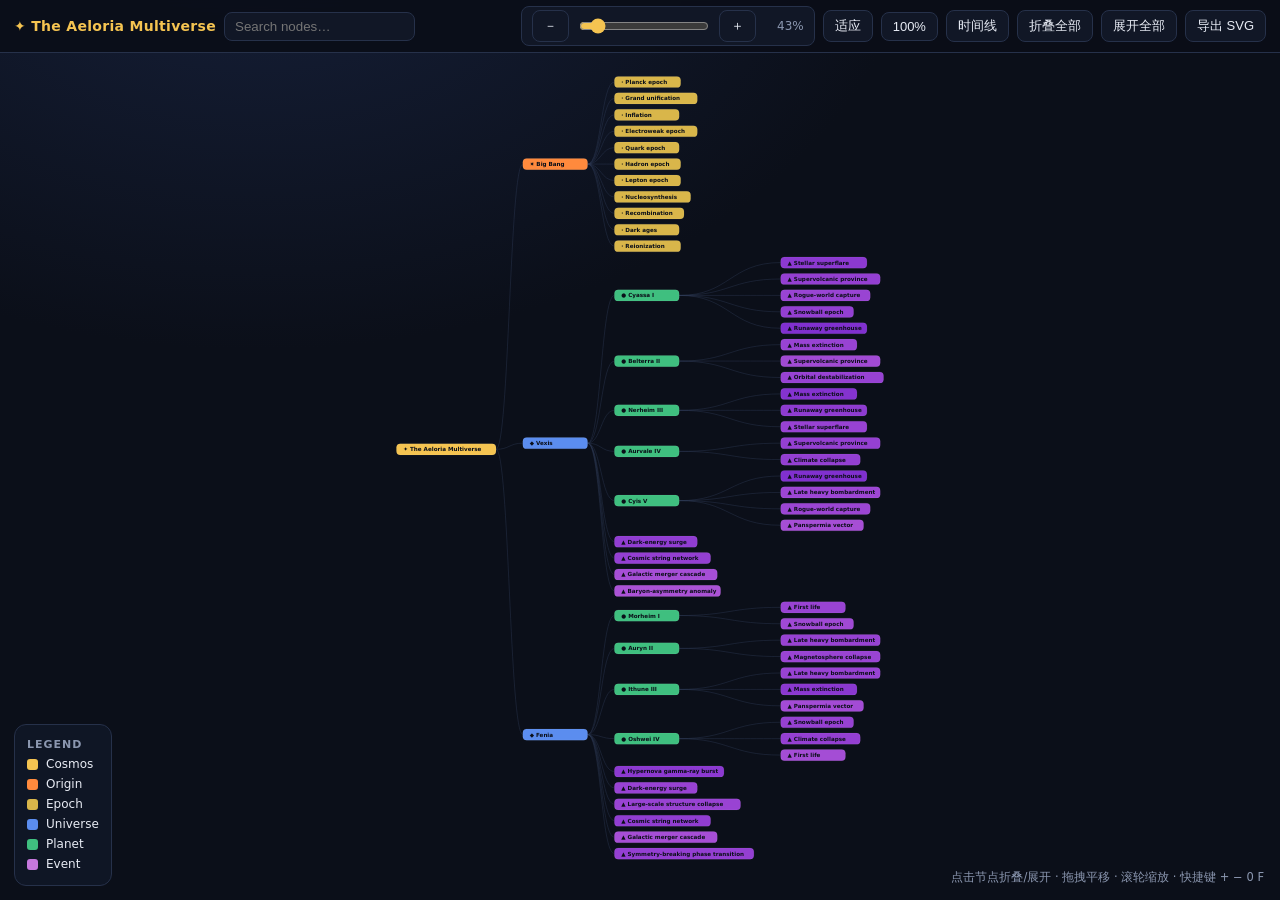
<file: cosmos_mock.html>
<!DOCTYPE html>
<html lang="en">
<head>
<meta charset="utf-8" />
<meta name="viewport" content="width=device-width, initial-scale=1" />
<title>The Aeloria Multiverse — Cosmos Mind Map</title>
<style>
  :root{
    --bg:#0b0f19; --bg2:#111726; --bg3:#0e1524; --line:#26314a; --fg:#e8ecf5;
    --muted:#8b97b0; --accent:#f5c451;
  }
  *{box-sizing:border-box}
  html,body{height:100%;margin:0}
  body{
    background:radial-gradient(1200px 800px at 20% -10%, #16203a 0%, var(--bg) 55%);
    color:var(--fg);
    font:14px/1.5 "Segoe UI",system-ui,-apple-system,"Noto Sans SC",sans-serif;
    overflow:hidden;
  }
  #bar{
    position:fixed;inset:0 0 auto 0;min-height:52px;display:flex;align-items:center;
    gap:8px;padding:6px 14px;background:rgba(10,14,24,.9);backdrop-filter:blur(8px);
    border-bottom:1px solid var(--line);z-index:20;flex-wrap:wrap;
  }
  #bar .brand{font-weight:700;letter-spacing:.3px;color:var(--accent);white-space:nowrap;
    max-width:26vw;overflow:hidden;text-overflow:ellipsis}
  #search{
    background:var(--bg2);border:1px solid var(--line);color:var(--fg);
    border-radius:8px;padding:6px 10px;min-width:150px;outline:none;
  }
  #search:focus{border-color:var(--accent)}
  #bar .spacer{flex:1}
  button{
    background:var(--bg2);border:1px solid var(--line);color:var(--fg);
    border-radius:8px;padding:6px 11px;cursor:pointer;font-size:13px;
  }
  button:hover:not(:disabled){border-color:var(--accent);color:var(--accent)}
  button:disabled{opacity:.42;cursor:not-allowed}
  button.on{border-color:var(--accent);color:var(--accent)}
  .zoomwrap{display:flex;align-items:center;gap:8px;
    background:var(--bg2);border:1px solid var(--line);border-radius:8px;padding:3px 10px}
  #zoom{width:130px;accent-color:var(--accent)}
  #zoomval{color:var(--muted);font-size:12px;min-width:40px;text-align:right}
  main{position:fixed;inset:52px 0 0 0}
  svg#map{width:100%;height:100%;display:block;cursor:grab}
  svg#map.dragging{cursor:grabbing}
  .link{fill:none;stroke:#33405e;stroke-width:1.6}
  .link.active{stroke:var(--accent);stroke-width:2.4}
  .node{cursor:pointer}
  .node rect{stroke:rgba(255,255,255,.14);stroke-width:1}
  .node text{fill:#0b0f19;font-size:13px;font-weight:600;dominant-baseline:middle;
    pointer-events:none;user-select:none}
  .node.dim{opacity:.28}
  .node.hit rect{stroke:#fff;stroke-width:2.4}
  .node.active rect{stroke:var(--accent);stroke-width:2.6}
  #panel{
    position:fixed;top:66px;right:14px;width:352px;max-height:calc(100vh - 120px);
    overflow:auto;background:rgba(17,23,38,.97);border:1px solid var(--line);
    border-radius:14px;padding:16px 18px;z-index:15;box-shadow:0 20px 50px rgba(0,0,0,.5);
  }
  #panel.hidden{display:none}
  #panel h2{margin:0 0 4px;font-size:16px}
  #panel .kind{color:var(--muted);font-size:11px;text-transform:uppercase;letter-spacing:1.4px}
  #panel p{color:#cdd6ea;font-size:13px;white-space:pre-wrap}
  #panel table{width:100%;border-collapse:collapse;margin-top:10px;font-size:12.5px}
  #panel td{padding:3px 0;border-bottom:1px solid rgba(255,255,255,.06);vertical-align:top}
  #panel td:first-child{color:var(--muted);padding-right:10px;white-space:nowrap}
  #panel .close{float:right;cursor:pointer;color:var(--muted)}
  #panel .actions{display:flex;gap:8px;margin-top:14px;flex-wrap:wrap}
  #panel .actions button{background:#182238}
  #panel .status{margin-top:10px;font-size:12px;color:var(--muted);min-height:14px}
  #legend{
    position:fixed;left:14px;bottom:14px;z-index:15;background:rgba(17,23,38,.92);
    border:1px solid var(--line);border-radius:12px;padding:10px 12px;font-size:12px;
  }
  #legend .row{display:flex;align-items:center;gap:8px;margin:2px 0}
  #legend .chip{width:11px;height:11px;border-radius:3px;display:inline-block}
  #hint{position:fixed;right:16px;bottom:14px;color:var(--muted);font-size:11.5px;z-index:15}

  /* ---- timeline panel ---- */
  #timeline{
    position:fixed;left:0;right:0;bottom:0;height:44vh;min-height:150px;z-index:18;
    background:rgba(9,13,22,.98);border-top:1px solid var(--line);
    display:flex;flex-direction:column;transform:translateY(0);transition:transform .18s ease;
  }
  #timeline.hidden{transform:translateY(101%)}
  #tl-handle{height:8px;cursor:ns-resize;background:linear-gradient(transparent,rgba(245,196,81,.10));
    border-top:1px solid var(--line);flex:0 0 auto}
  #tl-head{display:flex;align-items:center;gap:10px;padding:4px 14px;flex:0 0 auto;
    border-bottom:1px solid rgba(38,49,74,.6)}
  #tl-head b{color:var(--accent);font-size:13px}
  #tl-head .sub{color:var(--muted);font-size:11.5px}
  #tl-body{flex:1 1 auto;overflow:auto;padding:0 0 6px}
  svg#tl{display:block}
  .tl-cap{fill:var(--muted);font-size:10px;letter-spacing:.6px}
  .tl-axis{stroke:var(--line);stroke-width:1}
  .tl-grid{stroke:#1c2438;stroke-width:1}
  .tl-gridlabel{fill:var(--muted);font-size:10px}
  .tl-tick{stroke:#ff8a3d;stroke-width:1}
  .tl-elabel{fill:#c9a227;font-size:9px}
  .tl-rowlabel{fill:#c4cde0;font-size:11.5px}
  .tl-rowlabel.hi{fill:var(--accent)}
  .tl-bar{opacity:.35;rx:3}
  .tl-ev{cursor:pointer}
  .tl-ev:hover{stroke:#fff;stroke-width:1.6}
  #toast{
    position:fixed;left:50%;bottom:24px;transform:translate(-50%,20px);z-index:40;
    background:#1b2740;border:1px solid var(--line);color:var(--fg);border-radius:10px;
    padding:8px 14px;font-size:13px;opacity:0;pointer-events:none;transition:all .2s ease;
  }
  #toast.show{opacity:1;transform:translate(-50%,0)}
</style>
</head>
<body>
<header id="bar">
  <div class="brand">✦ The Aeloria Multiverse</div>
  <input id="search" placeholder="Search nodes…" autocomplete="off" />
  <div class="spacer"></div>
  <div class="zoomwrap">
    <button data-act="out" title="Zoom out (−)">－</button>
    <input id="zoom" type="range" min="8" max="350" value="100" />
    <button data-act="in" title="Zoom in (+)">＋</button>
    <span id="zoomval">100%</span>
  </div>
  <button data-act="fit" title="Fit to window (F)">适应</button>
  <button data-act="reset" title="Reset to 100% (0)">100%</button>
  <button data-act="timeline" id="tl-toggle">时间线</button>
  <button data-act="collapse">折叠全部</button>
  <button data-act="expandall">展开全部</button>
  <button data-act="svg">导出 SVG</button>
</header>
<main>
  <svg id="map">
    <g id="viewport">
      <g id="links"></g>
      <g id="nodes"></g>
    </g>
  </svg>
  <aside id="panel" class="hidden"></aside>
  <div id="legend"></div>
  <div id="hint">点击节点折叠/展开 · 拖拽平移 · 滚轮缩放 · 快捷键 + − 0 F</div>
</main>
<section id="timeline" class="hidden">
  <div id="tl-handle" title="拖动调整高度"></div>
  <div id="tl-head">
    <b>时间线</b>
    <span class="sub">横轴：大爆炸之后的宇宙时间（Gyr）· 顶栏：大爆炸纪元（对数时间，秒）</span>
  </div>
  <div id="tl-body"><svg id="tl"></svg></div>
</section>
<div id="toast"></div>
<script>
"use strict";
const DATA = {"id": "root", "label": "The Aeloria Multiverse", "kind": "root", "detail": "A cosmos of 2 parallel universes and 9 worlds, generated from seed 1337.", "meta": {"seed": 1337, "universes": 2, "planets": 9, "events": 37, "provider": "mock", "model": "mock-1"}, "children": [{"id": "bigbang", "label": "Big Bang", "kind": "bigbang", "detail": "A shattered horizon unfolds here. [mock:e8fdf1e0]", "meta": {"epochs": 11, "seed": 1337}, "children": [{"id": "epoch:Planck epoch", "label": "Planck epoch", "kind": "epoch", "detail": "Gravity and the other forces are one. Spacetime is a quantum foam with no stable geometry; time itself is not yet meaningful.", "meta": {"age": "1e-43 s", "age_years": 3.2e-51, "temperature": "1e+32 K"}, "children": []}, {"id": "epoch:Grand unification", "label": "Grand unification", "kind": "epoch", "detail": "Gravity decouples from the unified force. A first arrow of time appears as the young cosmos begins to cool.", "meta": {"age": "3e-42 s", "age_years": 1e-49, "temperature": "1e+29 K"}, "children": []}, {"id": "epoch:Inflation", "label": "Inflation", "kind": "epoch", "detail": "Space expands by a factor of 10^26 in a fraction of a second. Quantum fluctuations are stretched into the seeds of every galaxy that will ever exist.", "meta": {"age": "1e-36 s", "age_years": 3.2e-44, "temperature": "1e+27 K"}, "children": []}, {"id": "epoch:Electroweak epoch", "label": "Electroweak epoch", "kind": "epoch", "detail": "The strong force separates. Particles acquire mass through the Higgs field as symmetry breaks.", "meta": {"age": "5e-31 s", "age_years": 1.6e-38, "temperature": "1e+15 K"}, "children": []}, {"id": "epoch:Quark epoch", "label": "Quark epoch", "kind": "epoch", "detail": "Quarks, leptons and gluons move freely. Matter and antimatter annihilate in a faintly lopsided contest.", "meta": {"age": "4e-29 s", "age_years": 1.2e-36, "temperature": "1e+12 K"}, "children": []}, {"id": "epoch:Hadron epoch", "label": "Hadron epoch", "kind": "epoch", "detail": "Quarks bind into protons and neutrons. The surviving matter/antimatter asymmetry freezes in at roughly one baryon per billion photons.", "meta": {"age": "1e-18 s", "age_years": 3.2e-26, "temperature": "1e+10 K"}, "children": []}, {"id": "epoch:Lepton epoch", "label": "Lepton epoch", "kind": "epoch", "detail": "Neutrinos decouple and stream away. Electrons and positrons annihilate, leaving the lepton budget that will feed the first atoms.", "meta": {"age": "1e-08 s", "age_years": 3.2e-16, "temperature": "1e+09 K"}, "children": []}, {"id": "epoch:Nucleosynthesis", "label": "Nucleosynthesis", "kind": "epoch", "detail": "Primordial fusion forges hydrogen, helium and a trace of lithium. The elemental recipe of the cosmos is set within minutes.", "meta": {"age": "2e-01 s", "age_years": 5.7e-09, "temperature": "1e+08 K"}, "children": []}, {"id": "epoch:Recombination", "label": "Recombination", "kind": "epoch", "detail": "Electrons finally bind to nuclei. The fog clears, photons stream free, and the cosmic microwave background is released.", "meta": {"age": "3.3 h", "age_years": 0.00038, "temperature": "3e+03 K"}, "children": []}, {"id": "epoch:Dark ages", "label": "Dark ages", "kind": "epoch", "detail": "Neutral hydrogen fills a lightless, cooling cosmos. Gravity quietly assembles the first filaments of structure.", "meta": {"age": "3.7 d", "age_years": 0.01, "temperature": "6e+01 K"}, "children": []}, {"id": "epoch:Reionization", "label": "Reionization", "kind": "epoch", "detail": "The first stars ignite, then die, reionizing the intergalactic medium. The universe becomes visible to itself.", "meta": {"age": "182.6 d", "age_years": 0.5, "temperature": "3e+01 K"}, "children": []}]}, {"id": "uni:0001", "label": "Vexis", "kind": "universe", "detail": "A shattered engine unfolds here. [mock:d52ba744]", "meta": {"generation": 0, "destiny": "big crunch", "age": "12.9 Gyr", "age_gyr": 12.9, "habitability": 0.53, "expansion": 0.93, "worlds": 5, "gravity": 0.821, "strong_force": 1.082, "dark_energy": 0.876, "entropy": 1.263, "dimensions": 2.0}, "children": [{"id": "pln:0003", "label": "Cyassa I", "kind": "planet", "detail": "A drowned garden unfolds here. [mock:6c2556b2]", "meta": {"kind": "ice", "orbit": "4.291 AU", "gravity": "10.673 g", "temperature": "140 K", "atmosphere": "N2", "habitability": 0.24, "biosphere": "sterile", "moons": 2}, "children": [{"id": "evt:0013", "label": "Stellar superflare", "kind": "event", "detail": "The host star unloads a coronal mass ejection strong enough to strip an unprotected atmosphere.", "meta": {"age": "5.43 Gyr", "age_gyr": 5.429, "severity": 0.82, "scope": "planet", "tags": "radiation"}, "children": []}, {"id": "evt:0016", "label": "Supervolcanic province", "kind": "event", "detail": "A flood-basalt province erupts for a million years, resetting the climate and enriching the crust in rare metals.", "meta": {"age": "6.55 Gyr", "age_gyr": 6.551, "severity": 0.7, "scope": "planet", "tags": "geology"}, "children": []}, {"id": "evt:0014", "label": "Rogue-world capture", "kind": "event", "detail": "A sunless wanderer drifts through the system, perturbing orbits and briefly heating the outer worlds.", "meta": {"age": "9.01 Gyr", "age_gyr": 9.007, "severity": 0.61, "scope": "planet", "tags": "orbital, exotic"}, "children": []}, {"id": "evt:0012", "label": "Snowball epoch", "kind": "event", "detail": "Runaway ice albedo whitens the whole globe; photosynthesis retreats to a few volcanic refugia.", "meta": {"age": "10.41 Gyr", "age_gyr": 10.411, "severity": 0.71, "scope": "planet", "tags": "climate"}, "children": []}, {"id": "evt:0015", "label": "Runaway greenhouse", "kind": "event", "detail": "Oceans evaporate, water vapour traps heat, and the planet tips into a permanent furnace state.", "meta": {"age": "10.68 Gyr", "age_gyr": 10.682, "severity": 1.0, "scope": "planet", "tags": "climate"}, "children": []}]}, {"id": "pln:0004", "label": "Belterra II", "kind": "planet", "detail": "A iron threshold unfolds here. [mock:80a8fb13]", "meta": {"kind": "terrestrial", "orbit": "0.313 AU", "gravity": "3.854 g", "temperature": "524 K", "atmosphere": "N2", "habitability": 0.25, "biosphere": "prebiotic", "moons": 2}, "children": [{"id": "evt:0019", "label": "Mass extinction", "kind": "event", "detail": "A compounding crisis erases the majority of species; the survivors inherit a hollow world.", "meta": {"age": "2.28 Gyr", "age_gyr": 2.281, "severity": 0.63, "scope": "planet", "tags": "life, cataclysm"}, "children": []}, {"id": "evt:0017", "label": "Supervolcanic province", "kind": "event", "detail": "A flood-basalt province erupts for a million years, resetting the climate and enriching the crust in rare metals.", "meta": {"age": "5.17 Gyr", "age_gyr": 5.174, "severity": 0.49, "scope": "planet", "tags": "geology"}, "children": []}, {"id": "evt:0018", "label": "Orbital destabilization", "kind": "event", "detail": "Resonances with a giant neighbour scatter the planet's orbit, swinging its climate between extremes.", "meta": {"age": "5.92 Gyr", "age_gyr": 5.924, "severity": 0.65, "scope": "planet", "tags": "orbital"}, "children": []}]}, {"id": "pln:0005", "label": "Nerheim III", "kind": "planet", "detail": "A silent requiem unfolds here. [mock:bc1d0bb4]", "meta": {"kind": "oceanic", "orbit": "0.443 AU", "gravity": "0.413 g", "temperature": "483 K", "atmosphere": "N2", "habitability": 0.3, "biosphere": "sterile", "moons": 3}, "children": [{"id": "evt:0022", "label": "Mass extinction", "kind": "event", "detail": "A compounding crisis erases the majority of species; the survivors inherit a hollow world.", "meta": {"age": "2.77 Gyr", "age_gyr": 2.768, "severity": 0.94, "scope": "planet", "tags": "life, cataclysm"}, "children": []}, {"id": "evt:0020", "label": "Runaway greenhouse", "kind": "event", "detail": "Oceans evaporate, water vapour traps heat, and the planet tips into a permanent furnace state.", "meta": {"age": "4.57 Gyr", "age_gyr": 4.571, "severity": 0.78, "scope": "planet", "tags": "climate"}, "children": []}, {"id": "evt:0021", "label": "Stellar superflare", "kind": "event", "detail": "The host star unloads a coronal mass ejection strong enough to strip an unprotected atmosphere.", "meta": {"age": "11.97 Gyr", "age_gyr": 11.974, "severity": 0.64, "scope": "planet", "tags": "radiation"}, "children": []}]}, {"id": "pln:0006", "label": "Aurvale IV", "kind": "planet", "detail": "A iron threshold unfolds here. [mock:ad36c177]", "meta": {"kind": "oceanic", "orbit": "0.786 AU", "gravity": "1.714 g", "temperature": "345 K", "atmosphere": "N2", "habitability": 0.54, "biosphere": "prebiotic", "moons": 2}, "children": [{"id": "evt:0024", "label": "Supervolcanic province", "kind": "event", "detail": "A flood-basalt province erupts for a million years, resetting the climate and enriching the crust in rare metals.", "meta": {"age": "8.38 Gyr", "age_gyr": 8.381, "severity": 0.68, "scope": "planet", "tags": "geology"}, "children": []}, {"id": "evt:0023", "label": "Climate collapse", "kind": "event", "detail": "Runaway feedbacks unravel the biosphere's margin for error, forcing whatever lives here to adapt fast or vanish.", "meta": {"age": "10.11 Gyr", "age_gyr": 10.114, "severity": 0.71, "scope": "planet", "tags": "climate, life"}, "children": []}]}, {"id": "pln:0007", "label": "Cyis V", "kind": "planet", "detail": "A burning archive unfolds here. [mock:e23cb78d]", "meta": {"kind": "oceanic", "orbit": "2.247 AU", "gravity": "0.855 g", "temperature": "220 K", "atmosphere": "N2", "habitability": 0.58, "biosphere": "multicellular", "moons": 0}, "children": [{"id": "evt:0026", "label": "Runaway greenhouse", "kind": "event", "detail": "Oceans evaporate, water vapour traps heat, and the planet tips into a permanent furnace state.", "meta": {"age": "0.23 Gyr", "age_gyr": 0.227, "severity": 1.0, "scope": "planet", "tags": "climate"}, "children": []}, {"id": "evt:0025", "label": "Late heavy bombardment", "kind": "event", "detail": "A rain of leftover planetesimals reshapes the crust and delivers water and organics in equal measure.", "meta": {"age": "1.10 Gyr", "age_gyr": 1.103, "severity": 0.56, "scope": "planet", "tags": "impact"}, "children": []}, {"id": "evt:0028", "label": "Rogue-world capture", "kind": "event", "detail": "A sunless wanderer drifts through the system, perturbing orbits and briefly heating the outer worlds.", "meta": {"age": "2.96 Gyr", "age_gyr": 2.962, "severity": 0.58, "scope": "planet", "tags": "orbital, exotic"}, "children": []}, {"id": "evt:0027", "label": "Panspermia vector", "kind": "event", "detail": "A fragment of a neighbouring biosphere, flung free by an impact, arrives intact enough to seed new chemistry.", "meta": {"age": "7.79 Gyr", "age_gyr": 7.785, "severity": 0.41, "scope": "planet", "tags": "life, exotic"}, "children": []}]}, {"id": "evt:0011", "label": "Dark-energy surge", "kind": "event", "detail": "Vacuum energy briefly dominates, accelerating expansion and isolating young galaxies beyond one another's reach.", "meta": {"age": "0.63 Gyr", "age_gyr": 0.633, "severity": 0.74, "scope": "universe", "tags": "expansion"}, "children": []}, {"id": "evt:0009", "label": "Cosmic string network", "kind": "event", "detail": "One-dimensional topological defects from the early universe stretch across intergalactic space, seeding gravitationally lensed filaments.", "meta": {"age": "9.93 Gyr", "age_gyr": 9.932, "severity": 0.7, "scope": "universe", "tags": "structure, exotic"}, "children": []}, {"id": "evt:0008", "label": "Galactic merger cascade", "kind": "event", "detail": "Two spiral galaxies collide and merge, quenching star formation and relocating entire planetary systems.", "meta": {"age": "9.94 Gyr", "age_gyr": 9.936, "severity": 0.4, "scope": "universe", "tags": "structure"}, "children": []}, {"id": "evt:0010", "label": "Baryon-asymmetry anomaly", "kind": "event", "detail": "An unusually strong matter/antimatter imbalance leaves a dense, metal-rich medium where the first stars burn fast and die young.", "meta": {"age": "10.51 Gyr", "age_gyr": 10.507, "severity": 0.32, "scope": "universe", "tags": "chemistry"}, "children": []}]}, {"id": "uni:0002", "label": "Fenia", "kind": "universe", "detail": "A iron horizon unfolds here. [mock:79f36e23]", "meta": {"generation": 0, "destiny": "heat death", "age": "15.5 Gyr", "age_gyr": 15.5, "habitability": 0.67, "expansion": 1.23, "worlds": 4, "gravity": 0.849, "strong_force": 1.049, "dark_energy": 1.194, "entropy": 0.772, "dimensions": 3.0}, "children": [{"id": "pln:0029", "label": "Morheim I", "kind": "planet", "detail": "A recursive lattice unfolds here. [mock:f988a352]", "meta": {"kind": "terrestrial", "orbit": "0.902 AU", "gravity": "0.577 g", "temperature": "332 K", "atmosphere": "N2", "habitability": 0.67, "biosphere": "microbial", "moons": 0}, "children": [{"id": "evt:0039", "label": "First life", "kind": "event", "detail": "Self-replicating chemistry appears in a warm coastal basin and begins to reshape the atmosphere.", "meta": {"age": "2.45 Gyr", "age_gyr": 2.45, "severity": 0.62, "scope": "planet", "tags": "life"}, "children": []}, {"id": "evt:0040", "label": "Snowball epoch", "kind": "event", "detail": "Runaway ice albedo whitens the whole globe; photosynthesis retreats to a few volcanic refugia.", "meta": {"age": "6.05 Gyr", "age_gyr": 6.054, "severity": 0.51, "scope": "planet", "tags": "climate"}, "children": []}]}, {"id": "pln:0030", "label": "Auryn II", "kind": "planet", "detail": "A recursive chorus unfolds here. [mock:b23a1072]", "meta": {"kind": "rogue", "orbit": "14.143 AU", "gravity": "0.862 g", "temperature": "86 K", "atmosphere": "H2", "habitability": 0.35, "biosphere": "prebiotic", "moons": 3}, "children": [{"id": "evt:0042", "label": "Late heavy bombardment", "kind": "event", "detail": "A rain of leftover planetesimals reshapes the crust and delivers water and organics in equal measure.", "meta": {"age": "1.38 Gyr", "age_gyr": 1.375, "severity": 0.65, "scope": "planet", "tags": "impact"}, "children": []}, {"id": "evt:0041", "label": "Magnetosphere collapse", "kind": "event", "detail": "The core dynamo stalls and the magnetic shield fails, letting the stellar wind strip the atmosphere away.", "meta": {"age": "7.71 Gyr", "age_gyr": 7.714, "severity": 0.61, "scope": "planet", "tags": "atmosphere"}, "children": []}]}, {"id": "pln:0031", "label": "Ithune III", "kind": "planet", "detail": "A recursive chorus unfolds here. [mock:5940bbf2]", "meta": {"kind": "terrestrial", "orbit": "0.34 AU", "gravity": "2.017 g", "temperature": "479 K", "atmosphere": "N2", "habitability": 0.3, "biosphere": "sterile", "moons": 4}, "children": [{"id": "evt:0044", "label": "Late heavy bombardment", "kind": "event", "detail": "A rain of leftover planetesimals reshapes the crust and delivers water and organics in equal measure.", "meta": {"age": "0.49 Gyr", "age_gyr": 0.486, "severity": 0.63, "scope": "planet", "tags": "impact"}, "children": []}, {"id": "evt:0043", "label": "Mass extinction", "kind": "event", "detail": "A compounding crisis erases the majority of species; the survivors inherit a hollow world.", "meta": {"age": "2.57 Gyr", "age_gyr": 2.57, "severity": 0.84, "scope": "planet", "tags": "life, cataclysm"}, "children": []}, {"id": "evt:0045", "label": "Panspermia vector", "kind": "event", "detail": "A fragment of a neighbouring biosphere, flung free by an impact, arrives intact enough to seed new chemistry.", "meta": {"age": "11.12 Gyr", "age_gyr": 11.119, "severity": 0.46, "scope": "planet", "tags": "life, exotic"}, "children": []}]}, {"id": "pln:0032", "label": "Oshwei IV", "kind": "planet", "detail": "A luminous garden unfolds here. [mock:7e948b3d]", "meta": {"kind": "desert", "orbit": "1.04 AU", "gravity": "1.777 g", "temperature": "366 K", "atmosphere": "CO2", "habitability": 0.48, "biosphere": "microbial", "moons": 1}, "children": [{"id": "evt:0047", "label": "Snowball epoch", "kind": "event", "detail": "Runaway ice albedo whitens the whole globe; photosynthesis retreats to a few volcanic refugia.", "meta": {"age": "1.93 Gyr", "age_gyr": 1.932, "severity": 0.67, "scope": "planet", "tags": "climate"}, "children": []}, {"id": "evt:0048", "label": "Climate collapse", "kind": "event", "detail": "Runaway feedbacks unravel the biosphere's margin for error, forcing whatever lives here to adapt fast or vanish.", "meta": {"age": "7.10 Gyr", "age_gyr": 7.1, "severity": 0.7, "scope": "planet", "tags": "climate, life"}, "children": []}, {"id": "evt:0046", "label": "First life", "kind": "event", "detail": "Self-replicating chemistry appears in a warm coastal basin and begins to reshape the atmosphere.", "meta": {"age": "8.86 Gyr", "age_gyr": 8.859, "severity": 0.43, "scope": "planet", "tags": "life"}, "children": []}]}, {"id": "evt:0035", "label": "Hypernova gamma-ray burst", "kind": "event", "detail": "A rotating super-massive star dies as a hypernova, raking nearby systems with sterilizing radiation.", "meta": {"age": "0.89 Gyr", "age_gyr": 0.891, "severity": 0.82, "scope": "universe", "tags": "radiation"}, "children": []}, {"id": "evt:0037", "label": "Dark-energy surge", "kind": "event", "detail": "Vacuum energy briefly dominates, accelerating expansion and isolating young galaxies beyond one another's reach.", "meta": {"age": "2.65 Gyr", "age_gyr": 2.654, "severity": 0.64, "scope": "universe", "tags": "expansion"}, "children": []}, {"id": "evt:0038", "label": "Large-scale structure collapse", "kind": "event", "detail": "A rare overdensity pulls a supercluster into a single gravitationally bound cathedral of galaxies.", "meta": {"age": "4.86 Gyr", "age_gyr": 4.864, "severity": 0.62, "scope": "universe", "tags": "structure"}, "children": []}, {"id": "evt:0033", "label": "Cosmic string network", "kind": "event", "detail": "One-dimensional topological defects from the early universe stretch across intergalactic space, seeding gravitationally lensed filaments.", "meta": {"age": "4.93 Gyr", "age_gyr": 4.932, "severity": 0.74, "scope": "universe", "tags": "structure, exotic"}, "children": []}, {"id": "evt:0036", "label": "Galactic merger cascade", "kind": "event", "detail": "Two spiral galaxies collide and merge, quenching star formation and relocating entire planetary systems.", "meta": {"age": "9.48 Gyr", "age_gyr": 9.476, "severity": 0.41, "scope": "universe", "tags": "structure"}, "children": []}, {"id": "evt:0034", "label": "Symmetry-breaking phase transition", "kind": "event", "detail": "A late phase transition changes the vacuum expectation values, nudging chemistry across the entire branch.", "meta": {"age": "9.98 Gyr", "age_gyr": 9.98, "severity": 0.7, "scope": "universe", "tags": "exotic"}, "children": []}]}]};
const LIVE = false;
const API_BASE = "";

const KIND_COLORS = {
  root:"#f5c451", bigbang:"#ff8a3d", epoch:"#d9b64a",
  universe:"#5b8def", planet:"#3fbf7f", event:"#c678dd"
};
const KIND_LABEL = {
  root:"Cosmos", bigbang:"Origin", epoch:"Epoch",
  universe:"Universe", planet:"Planet", event:"Event"
};
const CAN_EXPAND = {root:1, bigbang:1, universe:1, planet:1, event:1, epoch:0};
const ROW = 38, GAP = 62, MINW = 150, PADX = 16, CHAR = 7.7, NODEH = 26;
const SEC_PER_YEAR = 31557600;

const svg = document.getElementById("map");
const viewport = document.getElementById("viewport");
const linksG = document.getElementById("links");
const nodesG = document.getElementById("nodes");
const panel = document.getElementById("panel");
const searchBox = document.getElementById("search");
const zoomSlider = document.getElementById("zoom");
const zoomVal = document.getElementById("zoomval");
const tl = document.getElementById("timeline");
const tlBody = document.getElementById("tl-body");
const tlSvg = document.getElementById("tl");
const toast = document.getElementById("toast");

let collapsed = new Set();
let query = "";
let scale = 1, tx = 40, ty = 40;
let bounds = { w: 1200, h: 800 };
let byId = new Map();
let parentIndex = new Map();
let selectedId = null;

/* ------------------------------------------------------------------ */
/* helpers                                                             */
/* ------------------------------------------------------------------ */
function sevColor(sev){
  const s = Math.max(0, Math.min(1, Number(sev) || 0.5));
  return `hsl(${285 - 15 * s}, 62%, ${62 - 12 * s}%)`;
}
function nodeColor(n){
  if (n.kind === "event") return sevColor((n.meta && n.meta.severity) || 0.5);
  return KIND_COLORS[n.kind] || "#9aa4bb";
}
function labelText(n){
  const icon = { root:"✦", bigbang:"✷", epoch:"·", universe:"◆", planet:"●", event:"▲" }[n.kind] || "•";
  return icon + "  " + n.label;
}
function nodeWidth(n){ return Math.max(MINW, labelText(n).length * CHAR + PADX * 2 + 6); }
function escapeHtml(s){
  return String(s == null ? "" : s).replace(/[&<>"]/g, c =>
    ({ "&":"&amp;", "<":"&lt;", ">":"&gt;", '"':"&quot;" }[c]));
}
function pathD(x1, y1, x2, y2){
  const mx = (x1 + x2) / 2;
  return `M ${x1} ${y1} C ${mx} ${y1}, ${mx} ${y2}, ${x2} ${y2}`;
}
function walkAll(node, depth, fn){
  fn(node, depth);
  (node.children || []).forEach(c => walkAll(c, depth + 1, fn));
}
function showToast(msg){
  toast.textContent = msg;
  toast.classList.add("show");
  clearTimeout(showToast._t);
  showToast._t = setTimeout(() => toast.classList.remove("show"), 2600);
}

/* ------------------------------------------------------------------ */
/* mind map                                                            */
/* ------------------------------------------------------------------ */
function computeLayout(){
  const vis = [];
  let cursor = 0;
  const depthWidth = {};
  let maxDepth = 0;
  byId = new Map();

  function visit(node, depth){
    node._depth = depth;
    node._w = nodeWidth(node);
    byId.set(node.id, node);
    depthWidth[depth] = Math.max(depthWidth[depth] || 0, node._w);
    maxDepth = Math.max(maxDepth, depth);
    const folded = collapsed.has(node.id);
    const kids = (!folded && node.children && node.children.length) ? node.children : [];
    node._kids = kids;
    vis.push(node);
    if (!kids.length){ node._y = cursor; cursor += ROW; }
    else {
      kids.forEach(k => visit(k, depth + 1));
      node._y = (kids[0]._y + kids[kids.length - 1]._y) / 2;
    }
  }
  visit(DATA, 0);

  const offset = [];
  let x = 0;
  for (let d = 0; d <= maxDepth; d++){ offset[d] = x; x += (depthWidth[d] || MINW) + GAP; }
  vis.forEach(n => { n._x = offset[n._depth]; });
  bounds = { w: Math.max(x - GAP, 400), h: Math.max(cursor, 200) };
  return vis;
}

function render(){
  parentIndex = new Map();
  walkAll(DATA, 0, n => (n.children || []).forEach(c => parentIndex.set(c.id, n.id)));

  const vis = computeLayout();
  const q = query.trim().toLowerCase();
  const hits = new Set();
  if (q){
    vis.forEach(n => {
      if ((n.label + " " + (n.detail || "")).toLowerCase().indexOf(q) >= 0) hits.add(n.id);
    });
  }
  const linkParts = [], nodeParts = [];
  vis.forEach(n => {
    const dim = q && !hits.has(n.id) ? " dim" : "";
    const hit = hits.has(n.id) ? " hit" : "";
    (n._kids || []).forEach(k => {
      linkParts.push(`<path class="link" data-parent="${escapeHtml(n.id)}" data-child="${escapeHtml(k.id)}" d="${pathD(n._x + n._w, n._y, k._x, k._y)}" stroke="${nodeColor(k)}" stroke-opacity="0.55"/>`);
    });
    const color = nodeColor(n);
    const textColor = (n.kind === "root" || n.kind === "bigbang") ? "#0b0f19" : "#08111f";
    nodeParts.push(
      `<g class="node${dim}${hit}" data-id="${escapeHtml(n.id)}" transform="translate(${n._x},${n._y})">` +
      `<rect x="0" y="${-NODEH/2}" width="${n._w}" height="${NODEH}" rx="9" fill="${color}"/>` +
      `<text x="${PADX}" y="1" fill="${textColor}">${escapeHtml(labelText(n))}</text>` +
      `</g>`
    );
  });
  linksG.innerHTML = linkParts.join("");
  nodesG.innerHTML = nodeParts.join("");
  applyTransform();
  syncZoomUI();
  if (!tl.classList.contains("hidden")) renderTimeline();
}

function applyTransform(){
  viewport.setAttribute("transform", `translate(${tx},${ty}) scale(${scale})`);
}
function syncZoomUI(){
  zoomSlider.value = Math.round(scale * 100);
  zoomVal.textContent = Math.round(scale * 100) + "%";
}
function visibleCenter(){
  const rect = svg.getBoundingClientRect();
  const panelH = tl.classList.contains("hidden") ? 0 : tl.offsetHeight;
  return { cx: rect.width / 2, cy: Math.max(60, (rect.height - panelH) / 2) };
}
function setScale(next, cx, cy){
  next = Math.min(3.5, Math.max(0.08, next));
  if (cx == null){ const c = visibleCenter(); cx = c.cx; cy = c.cy; }
  tx = cx - (cx - tx) * (next / scale);
  ty = cy - (cy - ty) * (next / scale);
  scale = next;
  applyTransform(); syncZoomUI();
}
function fit(){
  const c = visibleCenter();
  const s = Math.min((svg.getBoundingClientRect().width - 90) / bounds.w,
                     (c.cy * 2 - 60) / bounds.h, 1.6);
  scale = Math.max(0.08, s);
  tx = Math.max(20, (svg.getBoundingClientRect().width - bounds.w * scale) / 2);
  ty = Math.max(20, c.cy - bounds.h * scale / 2);
  applyTransform(); syncZoomUI();
}
function resetZoom(){
  scale = 1;
  const c = visibleCenter();
  tx = 40; ty = Math.max(20, c.cy - bounds.h / 2);
  applyTransform(); syncZoomUI();
}
function highlightChain(id){
  const chain = new Set(), links = new Set();
  let cur = id;
  while (cur){
    chain.add(cur);
    const parent = parentIndex.get(cur);
    if (!parent) break;
    links.add(parent + ">" + cur);
    cur = parent;
  }
  document.querySelectorAll("g.node").forEach(el =>
    el.classList.toggle("active", chain.has(el.getAttribute("data-id"))));
  document.querySelectorAll("path.link").forEach(el =>
    el.classList.toggle("active",
      links.has(el.getAttribute("data-parent") + ">" + el.getAttribute("data-child"))));
}
function clearHighlight(){
  document.querySelectorAll("g.node.active, path.link.active")
    .forEach(el => el.classList.remove("active"));
}
function revealNode(id){
  let cur = id;
  const path = [];
  while (cur){ path.push(cur); cur = parentIndex.get(cur); }
  path.forEach(p => collapsed.delete(p));
  render();
  const node = byId.get(id);
  if (!node) return;
  const c = visibleCenter();
  tx = c.cx - (node._x + node._w / 2) * scale;
  ty = c.cy - node._y * scale;
  applyTransform();
  clearHighlight(); highlightChain(id);
  selectedId = id;
  showPanel(node);
}
function findParentId(id){ return parentIndex.get(id); }

/* ------------------------------------------------------------------ */
/* details panel                                                       */
/* ------------------------------------------------------------------ */
function showPanel(node){
  if (!node) return;
  selectedId = node.id;
  const rows = Object.keys(node.meta || {}).map(k =>
    `<tr><td>${escapeHtml(k)}</td><td>${escapeHtml(node.meta[k])}</td></tr>`).join("");
  let actions = "";
  if (LIVE){
    const canExpand = CAN_EXPAND[node.kind] !== 0;
    actions = `<div class="actions">
      <button data-pact="expand" data-id="${escapeHtml(node.id)}" ${canExpand ? "" : "disabled"}>✨ 展开子节点</button>
      <button data-pact="continue" data-id="${escapeHtml(node.id)}">✍ 续写叙事</button>
    </div><div class="status" id="pstat"></div>`;
  }
  panel.innerHTML =
    `<span class="close" data-close="1">✕</span>` +
    `<div class="kind">${escapeHtml(KIND_LABEL[node.kind] || node.kind)}</div>` +
    `<h2 style="color:${nodeColor(node)}">${escapeHtml(node.label)}</h2>` +
    (node.detail ? `<p>${escapeHtml(node.detail)}</p>` : "") +
    (rows ? `<table>${rows}</table>` : "") + actions;
  panel.classList.remove("hidden");
}
async function callExpand(id, action, btn){
  const node = byId.get(id);
  if (!node) return;
  const stat = document.getElementById("pstat");
  const buttons = panel.querySelectorAll("button[data-pact]");
  buttons.forEach(b => b.disabled = true);
  if (stat) stat.textContent = action === "expand" ? "正在生成新的分支…" : "正在续写…";
  try {
    const res = await fetch(API_BASE + "/api/expand", {
      method: "POST",
      headers: { "Content-Type": "application/json" },
      body: JSON.stringify({ id: id, action: action })
    });
    const data = await res.json();
    if (!res.ok) throw new Error(data.error || ("HTTP " + res.status));
    if (data.narrative) node.detail = data.narrative;
    if (Array.isArray(data.children) && data.children.length){
      node.children = (node.children || []).concat(data.children);
      collapsed.delete(id);
    }
    render();
    showPanel(byId.get(id));
    const stat2 = document.getElementById("pstat");
    if (stat2) stat2.textContent = "完成 ✓";
  } catch (err){
    if (stat) stat.textContent = "失败：" + err.message;
    buttons.forEach(b => { if (!b.dataset.perm) b.disabled = false; });
    showToast("LLM 调用失败：" + err.message);
  }
}

/* ------------------------------------------------------------------ */
/* mind map interactions                                               */
/* ------------------------------------------------------------------ */
function toggle(node){
  if (node.children && node.children.length){
    if (collapsed.has(node.id)) collapsed.delete(node.id);
    else collapsed.add(node.id);
  }
  render();
  showPanel(node);
}
nodesG.addEventListener("click", e => {
  const g = e.target.closest("g.node");
  if (!g) return;
  const node = byId.get(g.getAttribute("data-id"));
  if (node) toggle(node);
});
panel.addEventListener("click", e => {
  if (e.target.getAttribute("data-close")){ panel.classList.add("hidden"); clearHighlight(); return; }
  const act = e.target.getAttribute && e.target.getAttribute("data-pact");
  if (act) callExpand(e.target.getAttribute("data-id"), act, e.target);
});
nodesG.addEventListener("mouseover", e => {
  const g = e.target.closest("g.node");
  if (g) highlightChain(g.getAttribute("data-id"));
});
nodesG.addEventListener("mouseout", e => { if (e.target.closest("g.node")) clearHighlight(); });

let dragging = false, lastX = 0, lastY = 0;
svg.addEventListener("mousedown", e => {
  if (e.target.closest("g.node")) return;
  dragging = true; lastX = e.clientX; lastY = e.clientY;
  svg.classList.add("dragging");
});
window.addEventListener("mousemove", e => {
  if (!dragging) return;
  tx += e.clientX - lastX; ty += e.clientY - lastY;
  lastX = e.clientX; lastY = e.clientY;
  applyTransform();
});
window.addEventListener("mouseup", () => { dragging = false; svg.classList.remove("dragging"); });
svg.addEventListener("wheel", e => {
  e.preventDefault();
  const rect = svg.getBoundingClientRect();
  setScale(scale * (e.deltaY < 0 ? 1.12 : 0.89), e.clientX - rect.left, e.clientY - rect.top);
}, { passive: false });

window.addEventListener("keydown", e => {
  const tag = (e.target.tagName || "").toLowerCase();
  if (tag === "input" || tag === "textarea") return;
  if (e.key === "+" || e.key === "=") setScale(scale * 1.15);
  else if (e.key === "-" || e.key === "_") setScale(scale / 1.15);
  else if (e.key === "0") resetZoom();
  else if (e.key === "f" || e.key === "F") fit();
});

document.getElementById("bar").addEventListener("click", e => {
  const act = e.target.getAttribute && e.target.getAttribute("data-act");
  if (!act) return;
  if (act === "in") setScale(scale * 1.2);
  else if (act === "out") setScale(scale / 1.2);
  else if (act === "fit") fit();
  else if (act === "reset") resetZoom();
  else if (act === "expandall"){ collapsed.clear(); render(); }
  else if (act === "collapse"){
    collapsed.clear();
    walkAll(DATA, 0, (n, d) => { if (n.children && n.children.length && d >= 1) collapsed.add(n.id); });
    render();
  } else if (act === "timeline") toggleTimeline();
  else if (act === "svg") exportSvg();
});
zoomSlider.addEventListener("input", () => setScale(Number(zoomSlider.value) / 100));
searchBox.addEventListener("input", () => { query = searchBox.value; render(); });

function exportSvg(){
  const clone = svg.cloneNode(true);
  clone.setAttribute("xmlns", "http://www.w3.org/2000/svg");
  clone.setAttribute("viewBox", `0 0 ${Math.round(bounds.w + 80)} ${Math.round(bounds.h + 80)}`);
  clone.setAttribute("width", Math.round(bounds.w + 80));
  clone.setAttribute("height", Math.round(bounds.h + 80));
  const vp = clone.querySelector("#viewport");
  if (vp){
    vp.setAttribute("transform", "translate(40,40) scale(1)");
    const bg = document.createElementNS("http://www.w3.org/2000/svg", "rect");
    bg.setAttribute("x", "0"); bg.setAttribute("y", "0");
    bg.setAttribute("width", "100%"); bg.setAttribute("height", "100%");
    bg.setAttribute("fill", "#0b0f19");
    vp.parentNode.insertBefore(bg, vp);
  }
  const blob = new Blob([clone.outerHTML], { type: "image/svg+xml" });
  const a = document.createElement("a");
  a.href = URL.createObjectURL(blob);
  a.download = "cosmos-mindmap.svg";
  a.click();
  URL.revokeObjectURL(a.href);
}

/* ------------------------------------------------------------------ */
/* timeline                                                            */
/* ------------------------------------------------------------------ */
function toggleTimeline(){
  tl.classList.toggle("hidden");
  document.getElementById("tl-toggle").classList.toggle("on", !tl.classList.contains("hidden"));
  if (!tl.classList.contains("hidden")) renderTimeline();
}
function collectTimeline(){
  const universes = (DATA.children || []).filter(c => c.kind === "universe");
  const bb = (DATA.children || []).find(c => c.kind === "bigbang");
  let maxAge = 0;
  universes.forEach(u => { maxAge = Math.max(maxAge, Number((u.meta || {}).age_gyr || 0)); });
  maxAge = Math.ceil(Math.max(maxAge, 1));

  const rows = [];
  universes.forEach(u => {
    const uAge = Number((u.meta || {}).age_gyr || maxAge);
    rows.push({ label: u.label, id: u.id, barTo: uAge, bar: "#5b8def", events: [] });
    const uEvents = (u.children || []).filter(c => c.kind === "event");
    if (uEvents.length)
      rows.push({ label: "宇宙事件", id: u.id, barTo: 0, bar: null, events: uEvents });
    (u.children || []).filter(c => c.kind === "planet").forEach(p => {
      rows.push({ label: p.label, id: p.id, barTo: uAge, bar: "#3fbf7f",
                  events: (p.children || []).filter(c => c.kind === "event") });
    });
  });
  const epochs = bb ? (bb.children || []).filter(c => c.kind === "epoch") : [];
  return { rows, maxAge, epochs };
}
function niceStep(maxAge, plotW){
  const candidates = [0.1, 0.25, 0.5, 1, 2, 5, 10, 20, 50];
  for (const s of candidates){ if (plotW / (maxAge / s) >= 64) return s; }
  return 100;
}
function renderTimeline(){
  const { rows, maxAge, epochs } = collectTimeline();
  const box = tlBody.getBoundingClientRect();
  const gutter = 176, padR = 26, stripH = 60, rowH = 24;
  const W = Math.max(360, Math.floor(box.width));
  const H = stripH + 10 + rows.length * rowH + 26;
  tlSvg.setAttribute("width", W); tlSvg.setAttribute("height", H);
  tlSvg.setAttribute("viewBox", `0 0 ${W} ${H}`);
  const plotW = Math.max(80, W - gutter - padR);
  const x = t => gutter + (Math.min(Math.max(t, 0), maxAge) / maxAge) * plotW;
  const p = [];
  p.push(`<rect x="0" y="0" width="${W}" height="${H}" fill="none"/>`);
  p.push(`<text x="10" y="16" class="tl-cap">大爆炸纪元 · 对数时间</text>`);

  /* log-scale epoch strip */
  const minLog = -44, maxLog = 9;
  const lx = s => gutter + ((Math.log10(Math.max(s, 1e-45)) - minLog) / (maxLog - minLog)) * plotW;
  p.push(`<line x1="${gutter}" y1="44" x2="${gutter + plotW}" y2="44" class="tl-axis"/>`);
  p.push(`<text x="${gutter - 6}" y="47" class="tl-gridlabel" text-anchor="end">10⁻⁴⁴s</text>`);
  p.push(`<text x="${gutter + plotW}" y="47" class="tl-gridlabel" text-anchor="end">10⁹s</text>`);
  epochs.forEach((e, i) => {
    const sec = Number((e.meta || {}).age_years || 0) * SEC_PER_YEAR;
    const px = lx(sec);
    const ty2 = (i % 2 === 0) ? 24 : 34;
    p.push(`<line x1="${px}" y1="38" x2="${px}" y2="50" class="tl-tick"/>`);
    p.push(`<circle cx="${px}" cy="44" r="3.4" fill="#ff8a3d"/>`);
    p.push(`<text x="${px}" y="${ty2}" class="tl-elabel" text-anchor="middle">${escapeHtml(e.label)}</text>`);
    p.push(`<g class="tl-ev" data-node="${escapeHtml(e.id)}"><rect x="${px - 6}" y="${ty2 - 10}" width="12" height="26" fill="transparent"/><title>${escapeHtml(e.label)} · ${escapeHtml(((e.meta||{}).age)||"")}</title></g>`);
  });

  /* linear Gyr axis + rows */
  const top = stripH + 10;
  const step = niceStep(maxAge, plotW);
  for (let t = 0; t <= maxAge + 1e-9; t += step){
    const px = x(t);
    p.push(`<line x1="${px}" y1="${top - 6}" x2="${px}" y2="${top + rows.length * rowH}" class="tl-grid"/>`);
    p.push(`<text x="${px}" y="${top + rows.length * rowH + 16}" class="tl-gridlabel" text-anchor="middle">${(Math.round(t * 100) / 100)}</text>`);
  }
  p.push(`<text x="${gutter - 6}" y="${top + 4}" class="tl-gridlabel" text-anchor="end">Gyr →</text>`);

  rows.forEach((row, i) => {
    const cy = top + i * rowH + rowH / 2 - 4;
    p.push(`<text x="12" y="${cy + 4}" class="tl-rowlabel" data-node="${escapeHtml(row.id)}" style="cursor:pointer">${escapeHtml(String(row.label).slice(0, 22))}</text>`);
    if (row.bar && row.barTo > 0){
      p.push(`<rect class="tl-bar" x="${x(0)}" y="${cy - 4}" width="${Math.max(2, x(row.barTo) - x(0))}" height="8" rx="3" fill="${row.bar}"/>`);
    }
    row.events.forEach(ev => {
      const age = Number((ev.meta || {}).age_gyr || 0);
      const sev = Number((ev.meta || {}).severity || 0.5);
      const px = x(age), r = 2.6 + sev * 4;
      p.push(`<g class="tl-ev" data-node="${escapeHtml(ev.id)}">` +
        `<circle cx="${px}" cy="${cy}" r="${r}" fill="${sevColor(sev)}" fill-opacity="0.92"/>` +
        `<title>${escapeHtml(ev.label)} · ${age.toFixed(2)} Gyr · 严重度 ${sev.toFixed(2)}</title></g>`);
    });
  });
  tlSvg.innerHTML = p.join("");
}
tlSvg.addEventListener("click", e => {
  const g = e.target.closest("[data-node]");
  if (g) revealNode(g.getAttribute("data-node"));
});
let tlResizing = false;
document.getElementById("tl-handle").addEventListener("mousedown", () => { tlResizing = true; });
window.addEventListener("mousemove", e => {
  if (!tlResizing) return;
  const h = Math.min(window.innerHeight - 140, Math.max(150, window.innerHeight - e.clientY));
  tl.style.height = h + "px";
  renderTimeline();
});
window.addEventListener("mouseup", () => { tlResizing = false; });
if (window.ResizeObserver) new ResizeObserver(() => { if (!tl.classList.contains("hidden")) renderTimeline(); }).observe(tlBody);
window.addEventListener("resize", () => { if (!tl.classList.contains("hidden")) renderTimeline(); });

/* ------------------------------------------------------------------ */
/* legend + init                                                       */
/* ------------------------------------------------------------------ */
(function initLegend(){
  const el = document.getElementById("legend");
  const order = ["root","bigbang","epoch","universe","planet","event"];
  el.innerHTML = "<b style='font-size:11px;letter-spacing:1px;color:#8b97b0'>LEGEND</b>" +
    order.map(k => `<div class="row"><span class="chip" style="background:${KIND_COLORS[k]}"></span>${KIND_LABEL[k]}</div>`).join("");
})();

if (!LIVE){
  const toggle = document.getElementById("tl-toggle");
  toggle.title = "打开时间线";
}
render();
fit();
</script>
</body>
</html>
</file>
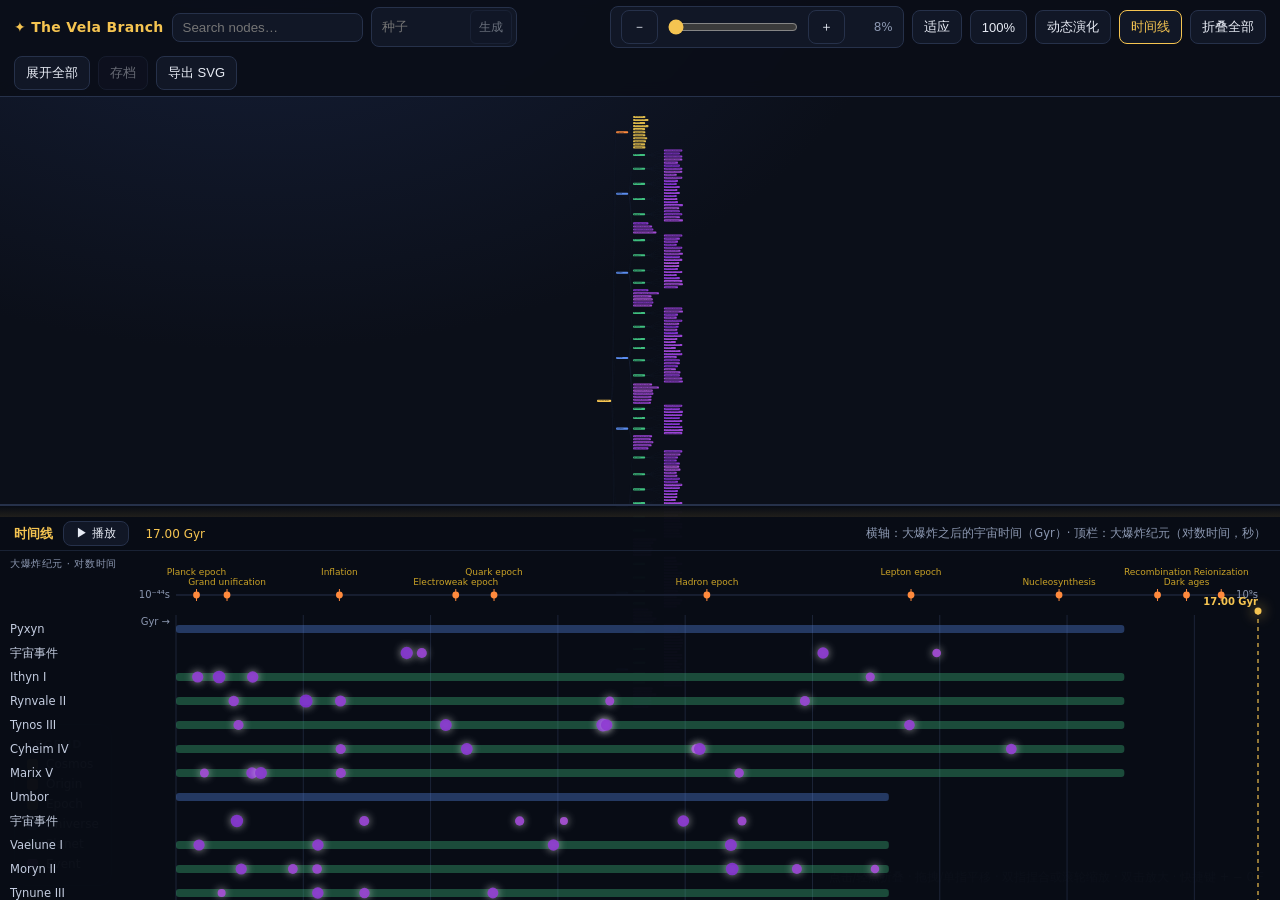
<file: cosmos_vela.html>
<!DOCTYPE html>
<html lang="en">
<head>
<meta charset="utf-8" />
<meta name="viewport" content="width=device-width, initial-scale=1" />
<title>The Vela Branch — Cosmos Mind Map</title>
<style>
:root{
    --bg:#0b0f19; --bg2:#111726; --bg3:#0e1524; --line:#26314a; --fg:#e8ecf5;
    --muted:#8b97b0; --accent:#f5c451;
  }
  *{box-sizing:border-box}
  html,body{height:100%;margin:0}
  body{
    background:radial-gradient(1200px 800px at 20% -10%, #16203a 0%, var(--bg) 55%);
    color:var(--fg);
    font:14px/1.5 "Segoe UI",system-ui,-apple-system,"Noto Sans SC",sans-serif;
    overflow:hidden;
  }
  #bar{
    position:fixed;inset:0 0 auto 0;min-height:52px;display:flex;align-items:center;
    gap:8px;padding:6px 14px;background:rgba(10,14,24,.9);backdrop-filter:blur(8px);
    border-bottom:1px solid var(--line);z-index:20;flex-wrap:wrap;
  }
  #bar .brand{font-weight:700;letter-spacing:.3px;color:var(--accent);white-space:nowrap;
    max-width:26vw;overflow:hidden;text-overflow:ellipsis}
  #search{
    background:var(--bg2);border:1px solid var(--line);color:var(--fg);
    border-radius:8px;padding:6px 10px;min-width:150px;outline:none;
  }
  #search:focus{border-color:var(--accent)}
  #bar .spacer{flex:1}
  button{
    background:var(--bg2);border:1px solid var(--line);color:var(--fg);
    border-radius:8px;padding:6px 11px;cursor:pointer;font-size:13px;
  }
  button:hover:not(:disabled){border-color:var(--accent);color:var(--accent)}
  button:disabled{opacity:.42;cursor:not-allowed}
  button.on{border-color:var(--accent);color:var(--accent)}
  .zoomwrap{display:flex;align-items:center;gap:8px;
    background:var(--bg2);border:1px solid var(--line);border-radius:8px;padding:3px 10px}
  #zoom{width:130px;accent-color:var(--accent)}
  #zoomval{color:var(--muted);font-size:12px;min-width:40px;text-align:right}
  main{position:fixed;inset:var(--barh,52px) 0 0 0}
  svg#map{width:100%;height:100%;display:block;cursor:grab}
  svg#map.dragging{cursor:grabbing}
  .link{fill:none;stroke:#33405e;stroke-width:1.6}
  .link.active{stroke:var(--accent);stroke-width:2.4}
  .node{cursor:pointer}
  .node rect{stroke:rgba(255,255,255,.14);stroke-width:1;
    transform-box:fill-box;transform-origin:center}
  .node text{fill:#0b0f19;font-size:13px;font-weight:600;dominant-baseline:middle;
    pointer-events:none;user-select:none}
  .node.dim{opacity:.28}
  .node.hit rect{stroke:#fff;stroke-width:2.4}
  .node.active rect{stroke:var(--accent);stroke-width:2.6}
  #panel{
    position:fixed;top:calc(var(--barh,52px) + 14px);right:14px;width:352px;
    max-height:calc(100vh - var(--barh,52px) - 70px);
    overflow:auto;background:rgba(17,23,38,.97);border:1px solid var(--line);
    border-radius:14px;padding:16px 18px;z-index:15;box-shadow:0 20px 50px rgba(0,0,0,.5);
  }
  #panel.hidden{display:none}
  #panel h2{margin:0 0 4px;font-size:16px}
  #panel .kind{color:var(--muted);font-size:11px;text-transform:uppercase;letter-spacing:1.4px}
  #panel p{color:#cdd6ea;font-size:13px;white-space:pre-wrap}
  #panel table{width:100%;border-collapse:collapse;margin-top:10px;font-size:12.5px}
  #panel td{padding:3px 0;border-bottom:1px solid rgba(255,255,255,.06);vertical-align:top}
  #panel td:first-child{color:var(--muted);padding-right:10px;white-space:nowrap}
  #panel .close{float:right;cursor:pointer;color:var(--muted)}
  #panel .actions{display:flex;gap:8px;margin-top:14px;flex-wrap:wrap}
  #panel .actions button{background:#182238}
  #panel .status{margin-top:10px;font-size:12px;color:var(--muted);min-height:14px}
  #legend{
    position:fixed;left:14px;bottom:14px;z-index:15;background:rgba(17,23,38,.92);
    border:1px solid var(--line);border-radius:12px;padding:10px 12px;font-size:12px;
  }
  #legend .row{display:flex;align-items:center;gap:8px;margin:2px 0}
  #legend .chip{width:11px;height:11px;border-radius:3px;display:inline-block}
  #hint{position:fixed;right:16px;bottom:14px;color:var(--muted);font-size:11.5px;z-index:15}

  /* ---- timeline panel ---- */
  #timeline{
    position:fixed;left:0;right:0;bottom:0;height:44vh;min-height:150px;z-index:18;
    background:rgba(9,13,22,.98);border-top:1px solid var(--line);
    display:flex;flex-direction:column;transform:translateY(0);transition:transform .18s ease;
  }
  #timeline.hidden{transform:translateY(101%)}
  #tl-handle{height:12px;cursor:ns-resize;background:linear-gradient(transparent,rgba(245,196,81,.10));
    border-top:1px solid var(--line);flex:0 0 auto}
  #tl-head{display:flex;align-items:center;gap:10px;padding:4px 14px;flex:0 0 auto;
    border-bottom:1px solid rgba(38,49,74,.6)}
  #tl-head b{color:var(--accent);font-size:13px}
  #tl-head .sub{color:var(--muted);font-size:11.5px}
  #tl-body{flex:1 1 auto;overflow:auto;padding:0 0 6px}
  svg#tl{display:block}
  .tl-cap{fill:var(--muted);font-size:10px;letter-spacing:.6px}
  .tl-axis{stroke:var(--line);stroke-width:1}
  .tl-grid{stroke:#1c2438;stroke-width:1}
  .tl-gridlabel{fill:var(--muted);font-size:10px}
  .tl-tick{stroke:#ff8a3d;stroke-width:1}
  .tl-elabel{fill:#c9a227;font-size:9px}
  .tl-rowlabel{fill:#c4cde0;font-size:11.5px}
  .tl-rowlabel.hi{fill:var(--accent)}
  .tl-bar{opacity:.35;rx:3}
  .tl-ev{cursor:pointer}
  .tl-ev:hover{stroke:#fff;stroke-width:1.6}
  /* ---- touch, motion & live generation ---- */
  svg#map{touch-action:none;user-select:none;-webkit-user-select:none}
  #viewport.smooth{transition:transform .42s cubic-bezier(.22,.8,.24,1)}
  #bar button{min-height:34px;touch-action:manipulation}
  input#zoom{height:26px;cursor:pointer}
  #zoom::-webkit-slider-thumb{-webkit-appearance:none;width:18px;height:18px;
    border-radius:50%;background:var(--accent);border:none}
  #zoom::-moz-range-thumb{width:18px;height:18px;border:none;border-radius:50%;background:var(--accent)}
  @keyframes nodeIn{from{opacity:0}to{opacity:1}}
  @keyframes nodePop{from{transform:scale(.82)}to{transform:scale(1)}}
  @keyframes linkDraw{from{stroke-dashoffset:1}to{stroke-dashoffset:0}}
  .node.enter > rect{animation:nodePop .42s cubic-bezier(.2,.9,.3,1.25) both;
    animation-delay:var(--d,0ms)}
  .node.enter > text{animation:nodeIn .36s ease both;animation-delay:var(--d,0ms)}
  .link.enter{stroke-dasharray:1;stroke-dashoffset:1;animation:linkDraw .5s ease forwards;
    animation-delay:var(--d,0ms)}
  @keyframes pulseGlow{0%,100%{box-shadow:0 20px 50px rgba(0,0,0,.5)}
    50%{box-shadow:0 20px 50px rgba(0,0,0,.5),0 0 26px rgba(245,196,81,.28)}}
  #panel.working{animation:pulseGlow 1.5s ease-in-out infinite}
  #panel p.streaming::after{content:"▍";color:var(--accent);
    animation:blink .8s steps(1) infinite;margin-left:1px}
  @keyframes blink{50%{opacity:0}}
  .status .dot{display:inline-block;width:5px;height:5px;border-radius:50%;
    background:var(--accent);margin-left:3px;animation:bounce 1s infinite}
  .status .dot:nth-child(2){animation-delay:.15s}
  .status .dot:nth-child(3){animation-delay:.3s}
  @keyframes bounce{0%,80%,100%{transform:translateY(0);opacity:.35}
    40%{transform:translateY(-4px);opacity:1}}
  #evolve-btn.on{border-color:#3fbf7f;color:#7ee2b0;
  animation:evolvePulse 1.6s ease-in-out infinite}
@keyframes evolvePulse{
  0%,100%{box-shadow:0 0 0 0 rgba(63,191,127,0)}
  50%{box-shadow:0 0 14px 0 rgba(63,191,127,.38)}
}
#tl-play{min-width:66px;padding:3px 9px;font-size:12px}
  #tl-head .spacer{flex:1}
  #tl-clock{font-variant-numeric:tabular-nums;color:var(--accent);font-size:12px;
    min-width:66px;text-align:right}
  .tl-ev{transition:opacity .3s ease}
  .tl-ev.faded{opacity:.12}
  .tl-ev.lit{filter:drop-shadow(0 0 4px rgba(255,255,255,.65))}
  @keyframes tlDotIn{from{opacity:0;transform:translateY(5px)}to{opacity:1;transform:none}}
  .tl-dot{animation:tlDotIn .4s ease both}
  #tl-playhead{pointer-events:none}
  #tl-playhead.hidden{display:none}
  #tl-playhead line{stroke:var(--accent);stroke-width:1.3;stroke-dasharray:4 4;opacity:.9}
  #tl-playhead circle{fill:var(--accent);filter:drop-shadow(0 0 7px var(--accent))}
  #tl-playhead text{fill:var(--accent);font-size:10px;font-weight:600}
  #tl-handle{touch-action:none}
  /* ---- seed + archive ---- */
  .seedwrap{display:flex;align-items:center;gap:4px;background:var(--bg2);
    border:1px solid var(--line);border-radius:8px;padding:2px 4px 2px 8px}
  .seedwrap input{width:86px;background:transparent;border:none;color:var(--fg);
    outline:none;font-size:12.5px}
  .seedwrap button{padding:4px 8px;font-size:12px;border-radius:6px;min-height:28px}
  #seed::-webkit-outer-spin-button,#seed::-webkit-inner-spin-button{-webkit-appearance:none;margin:0}
  #seed{-moz-appearance:textfield;appearance:textfield}
  .modal{position:fixed;inset:0;z-index:50;background:rgba(4,7,13,.66);
    backdrop-filter:blur(4px);display:flex;align-items:center;justify-content:center;padding:16px}
  .modal.hidden{display:none}
  .modal-card{width:min(560px,100%);max-height:82vh;display:flex;flex-direction:column;
    background:rgba(17,23,38,.99);border:1px solid var(--line);border-radius:16px;
    padding:16px 18px;box-shadow:0 30px 80px rgba(0,0,0,.65);
    animation:modalIn .22s ease both}
  @keyframes modalIn{from{opacity:0;transform:translateY(10px) scale(.98)}
    to{opacity:1;transform:none}}
  .modal-head{display:flex;align-items:center;justify-content:space-between;margin-bottom:12px}
  .modal-head b{color:var(--accent)}
  .modal-close{cursor:pointer;color:var(--muted);padding:2px 6px;border-radius:6px}
  .modal-close:hover{color:var(--fg);background:var(--bg2)}
  .save-row{display:flex;gap:8px}
  .save-row input{flex:1;background:var(--bg2);border:1px solid var(--line);color:var(--fg);
    border-radius:8px;padding:8px 10px;outline:none;min-width:0}
  .save-row input:focus{border-color:var(--accent)}
  .archive-hint{color:var(--muted);font-size:11.5px;margin:8px 0 10px}
  .archive-list{flex:1;overflow:auto;min-height:120px;border-top:1px solid rgba(255,255,255,.06);
    border-bottom:1px solid rgba(255,255,255,.06);margin:0 -4px 10px;padding:6px 4px}
  .archive-item{display:flex;align-items:center;gap:10px;padding:8px 6px;border-radius:8px}
  .archive-item:hover{background:rgba(255,255,255,.04)}
  .archive-main{flex:1;min-width:0}
  .archive-main b{display:block;font-size:13px;font-weight:600;white-space:nowrap;
    overflow:hidden;text-overflow:ellipsis}
  .archive-main span{color:var(--muted);font-size:11px}
  .archive-actions{display:flex;gap:6px;flex-shrink:0}
  .archive-actions button{padding:4px 8px;font-size:12px;min-height:28px}
  .archive-actions a{color:var(--muted);font-size:11.5px;text-decoration:none;
    border:1px solid var(--line);border-radius:6px;padding:4px 8px}
  .archive-actions a:hover{color:var(--accent);border-color:var(--accent)}
  .archive-list .empty{color:var(--muted);font-size:12.5px;padding:24px 8px;text-align:center}
  .modal-foot{display:flex;align-items:center;justify-content:space-between;gap:10px}
  #archive-status{color:var(--muted);font-size:12px}
  #toast{
    position:fixed;left:50%;bottom:24px;transform:translate(-50%,20px);z-index:40;
    background:#1b2740;border:1px solid var(--line);color:var(--fg);border-radius:10px;
    padding:8px 14px;font-size:13px;opacity:0;pointer-events:none;transition:all .2s ease;
  }
  #toast.show{opacity:1;transform:translate(-50%,0)}
  @media (max-width:700px){
    #bar{gap:6px;padding:6px 8px}
    #bar .brand{max-width:42vw;font-size:13px}
    #search{flex:1 1 130px;min-width:0}
    .zoomwrap{padding:3px 8px}
    #zoom{width:88px}
    #legend{display:none}
    #hint{display:none}
    #panel{left:8px;right:8px;width:auto;top:calc(var(--barh,52px) + 8px);
      max-height:52vh;z-index:19}
    #timeline{height:46vh}
    #tl-head .sub{display:none}
    .seedwrap input{width:62px}
    .modal{padding:8px}
    .modal-card{max-height:88vh}
  }

</style>
</head>
<body>
<header id="bar">
  <div class="brand">✦ The Vela Branch</div>
  <input id="search" placeholder="Search nodes…" autocomplete="off" />
  <div class="seedwrap" title="输入种子后按回车重新生成；留空则随机">
    <input id="seed" type="number" min="0" step="1" placeholder="种子" autocomplete="off" />
    <button data-act="regenerate">生成</button>
  </div>
  <div class="spacer"></div>
  <div class="zoomwrap">
    <button data-act="out" title="Zoom out (−)">－</button>
    <input id="zoom" type="range" min="8" max="350" value="100" />
    <button data-act="in" title="Zoom in (+)">＋</button>
    <span id="zoomval">100%</span>
  </div>
  <button data-act="fit" title="Fit to window (F)">适应</button>
  <button data-act="reset" title="Reset to 100% (0)">100%</button>
  <button data-act="evolve" id="evolve-btn" title="持续自动生成新分支">动态演化</button>
  <button data-act="timeline" id="tl-toggle">时间线</button>
  <button data-act="collapse">折叠全部</button>
  <button data-act="expandall">展开全部</button>
  <button data-act="archive" id="archive-btn">存档</button>
  <button data-act="svg">导出 SVG</button>
</header>
<main>
  <svg id="map">
    <g id="viewport">
      <g id="links"></g>
      <g id="nodes"></g>
    </g>
  </svg>
  <aside id="panel" class="hidden"></aside>
  <div id="legend"></div>
  <div id="hint">点击/轻点折叠 · 拖拽/单指平移 · 双指捏合或滚轮缩放 · 双击放大 · 快捷键 + − 0 F</div>
</main>
<section id="timeline" class="hidden">
  <div id="tl-handle" title="拖动调整高度"></div>
  <div id="tl-head">
    <b>时间线</b>
    <button id="tl-play" title="播放时间线">▶ 播放</button>
    <span id="tl-clock">0.00 Gyr</span>
    <span class="spacer"></span>
    <span class="sub">横轴：大爆炸之后的宇宙时间（Gyr）· 顶栏：大爆炸纪元（对数时间，秒）</span>
  </div>
  <div id="tl-body"><svg id="tl"></svg></div>
</section>
<div id="archive-modal" class="modal hidden" role="dialog" aria-modal="true" aria-labelledby="archive-title">
  <div class="modal-card">
    <div class="modal-head">
      <b id="archive-title">存档</b>
      <span class="modal-close" data-archive-close="1" title="关闭">✕</span>
    </div>
    <div class="save-row">
      <input id="archive-name" placeholder="存档名称（可选）" maxlength="80" autocomplete="off" />
      <button id="archive-save">保存当前</button>
    </div>
    <div class="archive-hint">存档是服务器上的 JSON 文件，包含当前整棵树（含 LLM 展开的内容）。</div>
    <div id="archive-list" class="archive-list"><div class="empty">加载中…</div></div>
    <div class="modal-foot">
      <span id="archive-status"></span>
      <button id="archive-refresh">刷新</button>
    </div>
  </div>
</div>
<div id="toast"></div>
<script>window.COSMOS_BOOTSTRAP = {"tree": {"id": "root", "label": "The Vela Branch", "kind": "root", "detail": "A cosmos of 7 parallel universes and 33 worlds, generated from seed 2026.", "meta": {"seed": 2026, "universes": 7, "planets": 33, "events": 184, "provider": "rule", "model": "—"}, "children": [{"id": "bigbang", "label": "Big Bang", "kind": "bigbang", "detail": "From a singularity without a before, everything that can happen begins. The first stable atoms mark the point where histories can diverge.", "meta": {"epochs": 11, "seed": 2026}, "children": [{"id": "epoch:Planck epoch", "label": "Planck epoch", "kind": "epoch", "detail": "Gravity and the other forces are one. Spacetime is a quantum foam with no stable geometry; time itself is not yet meaningful.", "meta": {"age": "1e-43 s", "age_years": 3.2e-51, "temperature": "1e+32 K"}, "children": []}, {"id": "epoch:Grand unification", "label": "Grand unification", "kind": "epoch", "detail": "Gravity decouples from the unified force. A first arrow of time appears as the young cosmos begins to cool.", "meta": {"age": "3e-42 s", "age_years": 1e-49, "temperature": "1e+29 K"}, "children": []}, {"id": "epoch:Inflation", "label": "Inflation", "kind": "epoch", "detail": "Space expands by a factor of 10^26 in a fraction of a second. Quantum fluctuations are stretched into the seeds of every galaxy that will ever exist.", "meta": {"age": "1e-36 s", "age_years": 3.2e-44, "temperature": "1e+27 K"}, "children": []}, {"id": "epoch:Electroweak epoch", "label": "Electroweak epoch", "kind": "epoch", "detail": "The strong force separates. Particles acquire mass through the Higgs field as symmetry breaks.", "meta": {"age": "5e-31 s", "age_years": 1.6e-38, "temperature": "1e+15 K"}, "children": []}, {"id": "epoch:Quark epoch", "label": "Quark epoch", "kind": "epoch", "detail": "Quarks, leptons and gluons move freely. Matter and antimatter annihilate in a faintly lopsided contest.", "meta": {"age": "4e-29 s", "age_years": 1.2e-36, "temperature": "1e+12 K"}, "children": []}, {"id": "epoch:Hadron epoch", "label": "Hadron epoch", "kind": "epoch", "detail": "Quarks bind into protons and neutrons. The surviving matter/antimatter asymmetry freezes in at roughly one baryon per billion photons.", "meta": {"age": "1e-18 s", "age_years": 3.2e-26, "temperature": "1e+10 K"}, "children": []}, {"id": "epoch:Lepton epoch", "label": "Lepton epoch", "kind": "epoch", "detail": "Neutrinos decouple and stream away. Electrons and positrons annihilate, leaving the lepton budget that will feed the first atoms.", "meta": {"age": "1e-08 s", "age_years": 3.2e-16, "temperature": "1e+09 K"}, "children": []}, {"id": "epoch:Nucleosynthesis", "label": "Nucleosynthesis", "kind": "epoch", "detail": "Primordial fusion forges hydrogen, helium and a trace of lithium. The elemental recipe of the cosmos is set within minutes.", "meta": {"age": "2e-01 s", "age_years": 5.7e-09, "temperature": "1e+08 K"}, "children": []}, {"id": "epoch:Recombination", "label": "Recombination", "kind": "epoch", "detail": "Electrons finally bind to nuclei. The fog clears, photons stream free, and the cosmic microwave background is released.", "meta": {"age": "3.3 h", "age_years": 0.00038, "temperature": "3e+03 K"}, "children": []}, {"id": "epoch:Dark ages", "label": "Dark ages", "kind": "epoch", "detail": "Neutral hydrogen fills a lightless, cooling cosmos. Gravity quietly assembles the first filaments of structure.", "meta": {"age": "3.7 d", "age_years": 0.01, "temperature": "6e+01 K"}, "children": []}, {"id": "epoch:Reionization", "label": "Reionization", "kind": "epoch", "detail": "The first stars ignite, then die, reionizing the intergalactic medium. The universe becomes visible to itself.", "meta": {"age": "182.6 d", "age_years": 0.5, "temperature": "3e+01 K"}, "children": []}]}, {"id": "uni:0001", "label": "Pyxyn", "kind": "universe", "detail": "Pyxyn is a marginal branch 0 generations from the Big Bang. Constants run wild here: gravity 1.261, strong_force 0.668, dark_energy 0.6. Given roughly 14.90 Gyr of history, it holds 5 notable worlds and expands toward a big crunch.", "meta": {"generation": 0, "destiny": "big crunch", "age": "14.9 Gyr", "age_gyr": 14.9, "habitability": 0.37, "expansion": 0.59, "worlds": 5, "gravity": 1.261, "strong_force": 0.668, "dark_energy": 0.6, "entropy": 0.977, "dimensions": 3.0}, "children": [{"id": "pln:0008", "label": "Ithyn I", "kind": "planet", "detail": "Ithyn I is a ice world orbiting at 11.679 AU with 1.091g and a mean temperature of 110 K under N2-rich air. Its biosphere is sterile.", "meta": {"kind": "ice", "orbit": "11.679 AU", "gravity": "1.091 g", "temperature": "110 K", "atmosphere": "N2", "habitability": 0.31, "biosphere": "sterile", "moons": 2}, "children": [{"id": "evt:0018", "label": "Late heavy bombardment", "kind": "event", "detail": "A rain of leftover planetesimals reshapes the crust and delivers water and organics in equal measure.", "meta": {"age": "0.34 Gyr", "age_gyr": 0.341, "severity": 0.75, "scope": "planet", "tags": "impact"}, "children": []}, {"id": "evt:0017", "label": "Runaway greenhouse", "kind": "event", "detail": "Oceans evaporate, water vapour traps heat, and the planet tips into a permanent furnace state.", "meta": {"age": "0.68 Gyr", "age_gyr": 0.677, "severity": 0.92, "scope": "planet", "tags": "climate"}, "children": []}, {"id": "evt:0019", "label": "Magnetosphere collapse", "kind": "event", "detail": "The core dynamo stalls and the magnetic shield fails, letting the stellar wind strip the atmosphere away.", "meta": {"age": "1.21 Gyr", "age_gyr": 1.205, "severity": 0.77, "scope": "planet", "tags": "atmosphere"}, "children": []}, {"id": "evt:0020", "label": "Supervolcanic province", "kind": "event", "detail": "A flood-basalt province erupts for a million years, resetting the climate and enriching the crust in rare metals.", "meta": {"age": "10.91 Gyr", "age_gyr": 10.908, "severity": 0.5, "scope": "planet", "tags": "geology"}, "children": []}]}, {"id": "pln:0009", "label": "Rynvale II", "kind": "planet", "detail": "Rynvale II is a gas giant world orbiting at 8.319 AU with 4.18g and a mean temperature of 124 K under H2-rich air. Its biosphere is sterile.", "meta": {"kind": "gas giant", "orbit": "8.319 AU", "gravity": "4.18 g", "temperature": "124 K", "atmosphere": "H2", "habitability": 0.13, "biosphere": "sterile", "moons": 27}, "children": [{"id": "evt:0021", "label": "Mass extinction", "kind": "event", "detail": "A compounding crisis erases the majority of species; the survivors inherit a hollow world.", "meta": {"age": "0.91 Gyr", "age_gyr": 0.907, "severity": 0.66, "scope": "planet", "tags": "life, cataclysm"}, "children": []}, {"id": "evt:0022", "label": "Runaway greenhouse", "kind": "event", "detail": "Oceans evaporate, water vapour traps heat, and the planet tips into a permanent furnace state.", "meta": {"age": "2.04 Gyr", "age_gyr": 2.043, "severity": 1.0, "scope": "planet", "tags": "climate"}, "children": []}, {"id": "evt:0023", "label": "Magnetosphere collapse", "kind": "event", "detail": "The core dynamo stalls and the magnetic shield fails, letting the stellar wind strip the atmosphere away.", "meta": {"age": "2.58 Gyr", "age_gyr": 2.584, "severity": 0.73, "scope": "planet", "tags": "atmosphere"}, "children": []}, {"id": "evt:0024", "label": "Supervolcanic province", "kind": "event", "detail": "A flood-basalt province erupts for a million years, resetting the climate and enriching the crust in rare metals.", "meta": {"age": "6.82 Gyr", "age_gyr": 6.815, "severity": 0.48, "scope": "planet", "tags": "geology"}, "children": []}, {"id": "evt:0025", "label": "Impact winter", "kind": "event", "detail": "A body the size of a small moon strikes, throwing enough dust into the sky to darken the world for centuries.", "meta": {"age": "9.88 Gyr", "age_gyr": 9.881, "severity": 0.61, "scope": "planet", "tags": "impact"}, "children": []}]}, {"id": "pln:0010", "label": "Tynos III", "kind": "planet", "detail": "Tynos III is a gas giant world orbiting at 3.624 AU with 4.019g and a mean temperature of 185 K under H2-rich air. Its biosphere is sterile.", "meta": {"kind": "gas giant", "orbit": "3.624 AU", "gravity": "4.019 g", "temperature": "185 K", "atmosphere": "H2", "habitability": 0.24, "biosphere": "sterile", "moons": 26}, "children": [{"id": "evt:0026", "label": "Late heavy bombardment", "kind": "event", "detail": "A rain of leftover planetesimals reshapes the crust and delivers water and organics in equal measure.", "meta": {"age": "0.98 Gyr", "age_gyr": 0.982, "severity": 0.62, "scope": "planet", "tags": "impact"}, "children": []}, {"id": "evt:0028", "label": "Mass extinction", "kind": "event", "detail": "A compounding crisis erases the majority of species; the survivors inherit a hollow world.", "meta": {"age": "4.24 Gyr", "age_gyr": 4.239, "severity": 0.84, "scope": "planet", "tags": "life, cataclysm"}, "children": []}, {"id": "evt:0029", "label": "Impact winter", "kind": "event", "detail": "A body the size of a small moon strikes, throwing enough dust into the sky to darken the world for centuries.", "meta": {"age": "6.71 Gyr", "age_gyr": 6.706, "severity": 0.96, "scope": "planet", "tags": "impact"}, "children": []}, {"id": "evt:0030", "label": "Stellar superflare", "kind": "event", "detail": "The host star unloads a coronal mass ejection strong enough to strip an unprotected atmosphere.", "meta": {"age": "6.77 Gyr", "age_gyr": 6.766, "severity": 0.79, "scope": "planet", "tags": "radiation"}, "children": []}, {"id": "evt:0027", "label": "Snowball epoch", "kind": "event", "detail": "Runaway ice albedo whitens the whole globe; photosynthesis retreats to a few volcanic refugia.", "meta": {"age": "11.52 Gyr", "age_gyr": 11.524, "severity": 0.68, "scope": "planet", "tags": "climate"}, "children": []}]}, {"id": "pln:0011", "label": "Cyheim IV", "kind": "planet", "detail": "Cyheim IV is a desert world orbiting at 0.926 AU with 1.457g and a mean temperature of 526 K under CO2-rich air. Its biosphere is prebiotic.", "meta": {"kind": "desert", "orbit": "0.926 AU", "gravity": "1.457 g", "temperature": "526 K", "atmosphere": "CO2", "habitability": 0.25, "biosphere": "prebiotic", "moons": 2}, "children": [{"id": "evt:0035", "label": "Stellar superflare", "kind": "event", "detail": "The host star unloads a coronal mass ejection strong enough to strip an unprotected atmosphere.", "meta": {"age": "2.59 Gyr", "age_gyr": 2.588, "severity": 0.63, "scope": "planet", "tags": "radiation"}, "children": []}, {"id": "evt:0034", "label": "Impact winter", "kind": "event", "detail": "A body the size of a small moon strikes, throwing enough dust into the sky to darken the world for centuries.", "meta": {"age": "4.57 Gyr", "age_gyr": 4.569, "severity": 0.83, "scope": "planet", "tags": "impact"}, "children": []}, {"id": "evt:0033", "label": "Snowball epoch", "kind": "event", "detail": "Runaway ice albedo whitens the whole globe; photosynthesis retreats to a few volcanic refugia.", "meta": {"age": "8.17 Gyr", "age_gyr": 8.171, "severity": 0.52, "scope": "planet", "tags": "climate"}, "children": []}, {"id": "evt:0032", "label": "Mass extinction", "kind": "event", "detail": "A compounding crisis erases the majority of species; the survivors inherit a hollow world.", "meta": {"age": "8.23 Gyr", "age_gyr": 8.229, "severity": 0.82, "scope": "planet", "tags": "life, cataclysm"}, "children": []}, {"id": "evt:0031", "label": "Orbital destabilization", "kind": "event", "detail": "Resonances with a giant neighbour scatter the planet's orbit, swinging its climate between extremes.", "meta": {"age": "13.12 Gyr", "age_gyr": 13.124, "severity": 0.69, "scope": "planet", "tags": "orbital"}, "children": []}]}, {"id": "pln:0012", "label": "Marix V", "kind": "planet", "detail": "Marix V is a ice world orbiting at 2.8 AU with 12.17g and a mean temperature of 217 K under N2-rich air. Its biosphere is prebiotic.", "meta": {"kind": "ice", "orbit": "2.8 AU", "gravity": "12.17 g", "temperature": "217 K", "atmosphere": "N2", "habitability": 0.35, "biosphere": "prebiotic", "moons": 2}, "children": [{"id": "evt:0040", "label": "Panspermia vector", "kind": "event", "detail": "A fragment of a neighbouring biosphere, flung free by an impact, arrives intact enough to seed new chemistry.", "meta": {"age": "0.45 Gyr", "age_gyr": 0.446, "severity": 0.47, "scope": "planet", "tags": "life, exotic"}, "children": []}, {"id": "evt:0037", "label": "Runaway greenhouse", "kind": "event", "detail": "Oceans evaporate, water vapour traps heat, and the planet tips into a permanent furnace state.", "meta": {"age": "1.19 Gyr", "age_gyr": 1.194, "severity": 0.79, "scope": "planet", "tags": "climate"}, "children": []}, {"id": "evt:0036", "label": "Late heavy bombardment", "kind": "event", "detail": "A rain of leftover planetesimals reshapes the crust and delivers water and organics in equal measure.", "meta": {"age": "1.33 Gyr", "age_gyr": 1.335, "severity": 0.84, "scope": "planet", "tags": "impact"}, "children": []}, {"id": "evt:0039", "label": "Stellar superflare", "kind": "event", "detail": "The host star unloads a coronal mass ejection strong enough to strip an unprotected atmosphere.", "meta": {"age": "2.59 Gyr", "age_gyr": 2.59, "severity": 0.62, "scope": "planet", "tags": "radiation"}, "children": []}, {"id": "evt:0038", "label": "Orbital destabilization", "kind": "event", "detail": "Resonances with a giant neighbour scatter the planet's orbit, swinging its climate between extremes.", "meta": {"age": "8.85 Gyr", "age_gyr": 8.848, "severity": 0.54, "scope": "planet", "tags": "orbital"}, "children": []}]}, {"id": "evt:0016", "label": "Dark-energy surge", "kind": "event", "detail": "Vacuum energy briefly dominates, accelerating expansion and isolating young galaxies beyond one another's reach.", "meta": {"age": "3.62 Gyr", "age_gyr": 3.625, "severity": 0.89, "scope": "universe", "tags": "expansion"}, "children": []}, {"id": "evt:0013", "label": "Galactic merger cascade", "kind": "event", "detail": "Two spiral galaxies collide and merge, quenching star formation and relocating entire planetary systems.", "meta": {"age": "3.86 Gyr", "age_gyr": 3.862, "severity": 0.61, "scope": "universe", "tags": "structure"}, "children": []}, {"id": "evt:0014", "label": "Hypernova gamma-ray burst", "kind": "event", "detail": "A rotating super-massive star dies as a hypernova, raking nearby systems with sterilizing radiation.", "meta": {"age": "10.17 Gyr", "age_gyr": 10.166, "severity": 0.77, "scope": "universe", "tags": "radiation"}, "children": []}, {"id": "evt:0015", "label": "Large-scale structure collapse", "kind": "event", "detail": "A rare overdensity pulls a supercluster into a single gravitationally bound cathedral of galaxies.", "meta": {"age": "11.95 Gyr", "age_gyr": 11.951, "severity": 0.44, "scope": "universe", "tags": "structure"}, "children": []}]}, {"id": "uni:0002", "label": "Umbor", "kind": "universe", "detail": "Umbor is a marginal branch 0 generations from the Big Bang. Constants run wild here: dark_energy 0.736. It has 2 large spatial dimensions. Given roughly 11.20 Gyr of history, it holds 4 notable worlds and expands toward a heat death.", "meta": {"generation": 0, "destiny": "heat death", "age": "11.2 Gyr", "age_gyr": 11.2, "habitability": 0.45, "expansion": 0.75, "worlds": 4, "gravity": 0.824, "strong_force": 1.066, "dark_energy": 0.736, "entropy": 0.773, "dimensions": 2.0}, "children": [{"id": "pln:0041", "label": "Vaelune I", "kind": "planet", "detail": "Vaelune I is a rogue world orbiting at 5.68 AU with 0.723g and a mean temperature of 29 K under H2-rich air. Its biosphere is sterile.", "meta": {"kind": "rogue", "orbit": "5.68 AU", "gravity": "0.723 g", "temperature": "29 K", "atmosphere": "H2", "habitability": 0.24, "biosphere": "sterile", "moons": 0}, "children": [{"id": "evt:0052", "label": "Late heavy bombardment", "kind": "event", "detail": "A rain of leftover planetesimals reshapes the crust and delivers water and organics in equal measure.", "meta": {"age": "0.36 Gyr", "age_gyr": 0.362, "severity": 0.75, "scope": "planet", "tags": "impact"}, "children": []}, {"id": "evt:0051", "label": "Stellar superflare", "kind": "event", "detail": "The host star unloads a coronal mass ejection strong enough to strip an unprotected atmosphere.", "meta": {"age": "2.23 Gyr", "age_gyr": 2.23, "severity": 0.78, "scope": "planet", "tags": "radiation"}, "children": []}, {"id": "evt:0054", "label": "Mass extinction", "kind": "event", "detail": "A compounding crisis erases the majority of species; the survivors inherit a hollow world.", "meta": {"age": "5.93 Gyr", "age_gyr": 5.93, "severity": 0.76, "scope": "planet", "tags": "life, cataclysm"}, "children": []}, {"id": "evt:0053", "label": "Impact winter", "kind": "event", "detail": "A body the size of a small moon strikes, throwing enough dust into the sky to darken the world for centuries.", "meta": {"age": "8.72 Gyr", "age_gyr": 8.718, "severity": 0.85, "scope": "planet", "tags": "impact"}, "children": []}]}, {"id": "pln:0042", "label": "Moryn II", "kind": "planet", "detail": "Moryn II is a terrestrial world orbiting at 0.86 AU with 1.094g and a mean temperature of 324 K under N2-rich air. Its biosphere is multicellular.", "meta": {"kind": "terrestrial", "orbit": "0.86 AU", "gravity": "1.094 g", "temperature": "324 K", "atmosphere": "N2", "habitability": 0.59, "biosphere": "multicellular", "moons": 1}, "children": [{"id": "evt:0059", "label": "Late heavy bombardment", "kind": "event", "detail": "A rain of leftover planetesimals reshapes the crust and delivers water and organics in equal measure.", "meta": {"age": "1.02 Gyr", "age_gyr": 1.025, "severity": 0.75, "scope": "planet", "tags": "impact"}, "children": []}, {"id": "evt:0055", "label": "Rogue-world capture", "kind": "event", "detail": "A sunless wanderer drifts through the system, perturbing orbits and briefly heating the outer worlds.", "meta": {"age": "1.84 Gyr", "age_gyr": 1.836, "severity": 0.57, "scope": "planet", "tags": "orbital, exotic"}, "children": []}, {"id": "evt:0058", "label": "Orbital destabilization", "kind": "event", "detail": "Resonances with a giant neighbour scatter the planet's orbit, swinging its climate between extremes.", "meta": {"age": "2.22 Gyr", "age_gyr": 2.217, "severity": 0.56, "scope": "planet", "tags": "orbital"}, "children": []}, {"id": "evt:0057", "label": "Runaway greenhouse", "kind": "event", "detail": "Oceans evaporate, water vapour traps heat, and the planet tips into a permanent furnace state.", "meta": {"age": "8.74 Gyr", "age_gyr": 8.739, "severity": 0.93, "scope": "planet", "tags": "climate"}, "children": []}, {"id": "evt:0060", "label": "Supervolcanic province", "kind": "event", "detail": "A flood-basalt province erupts for a million years, resetting the climate and enriching the crust in rare metals.", "meta": {"age": "9.76 Gyr", "age_gyr": 9.755, "severity": 0.6, "scope": "planet", "tags": "geology"}, "children": []}, {"id": "evt:0056", "label": "Great oxygenation", "kind": "event", "detail": "Photosynthesis floods the air with oxygen, poisoning much of the existing biosphere and enabling complex life.", "meta": {"age": "10.98 Gyr", "age_gyr": 10.982, "severity": 0.41, "scope": "planet", "tags": "life, atmosphere"}, "children": []}]}, {"id": "pln:0043", "label": "Tynune III", "kind": "planet", "detail": "Tynune III is a oceanic world orbiting at 0.915 AU with 1.376g and a mean temperature of 336 K under N2-rich air. Its biosphere is microbial.", "meta": {"kind": "oceanic", "orbit": "0.915 AU", "gravity": "1.376 g", "temperature": "336 K", "atmosphere": "N2", "habitability": 0.52, "biosphere": "microbial", "moons": 4}, "children": [{"id": "evt:0062", "label": "Panspermia vector", "kind": "event", "detail": "A fragment of a neighbouring biosphere, flung free by an impact, arrives intact enough to seed new chemistry.", "meta": {"age": "0.72 Gyr", "age_gyr": 0.717, "severity": 0.36, "scope": "planet", "tags": "life, exotic"}, "children": []}, {"id": "evt:0063", "label": "Mass extinction", "kind": "event", "detail": "A compounding crisis erases the majority of species; the survivors inherit a hollow world.", "meta": {"age": "2.23 Gyr", "age_gyr": 2.228, "severity": 0.79, "scope": "planet", "tags": "life, cataclysm"}, "children": []}, {"id": "evt:0061", "label": "Magnetosphere collapse", "kind": "event", "detail": "The core dynamo stalls and the magnetic shield fails, letting the stellar wind strip the atmosphere away.", "meta": {"age": "2.96 Gyr", "age_gyr": 2.961, "severity": 0.64, "scope": "planet", "tags": "atmosphere"}, "children": []}, {"id": "evt:0064", "label": "Impact winter", "kind": "event", "detail": "A body the size of a small moon strikes, throwing enough dust into the sky to darken the world for centuries.", "meta": {"age": "4.98 Gyr", "age_gyr": 4.979, "severity": 0.71, "scope": "planet", "tags": "impact"}, "children": []}]}, {"id": "pln:0044", "label": "Oshassa IV", "kind": "planet", "detail": "Oshassa IV is a ice world orbiting at 12.637 AU with 3.56g and a mean temperature of 84 K under N2-rich air. Its biosphere is sterile.", "meta": {"kind": "ice", "orbit": "12.637 AU", "gravity": "3.56 g", "temperature": "84 K", "atmosphere": "N2", "habitability": 0.15, "biosphere": "sterile", "moons": 2}, "children": [{"id": "evt:0068", "label": "Stellar superflare", "kind": "event", "detail": "The host star unloads a coronal mass ejection strong enough to strip an unprotected atmosphere.", "meta": {"age": "4.15 Gyr", "age_gyr": 4.148, "severity": 0.85, "scope": "planet", "tags": "radiation"}, "children": []}, {"id": "evt:0067", "label": "Supervolcanic province", "kind": "event", "detail": "A flood-basalt province erupts for a million years, resetting the climate and enriching the crust in rare metals.", "meta": {"age": "7.28 Gyr", "age_gyr": 7.282, "severity": 0.54, "scope": "planet", "tags": "geology"}, "children": []}, {"id": "evt:0065", "label": "Orbital destabilization", "kind": "event", "detail": "Resonances with a giant neighbour scatter the planet's orbit, swinging its climate between extremes.", "meta": {"age": "7.73 Gyr", "age_gyr": 7.731, "severity": 0.47, "scope": "planet", "tags": "orbital"}, "children": []}, {"id": "evt:0066", "label": "Mass extinction", "kind": "event", "detail": "A compounding crisis erases the majority of species; the survivors inherit a hollow world.", "meta": {"age": "10.80 Gyr", "age_gyr": 10.802, "severity": 0.75, "scope": "planet", "tags": "life, cataclysm"}, "children": []}]}, {"id": "evt:0045", "label": "Dark-energy surge", "kind": "event", "detail": "Vacuum energy briefly dominates, accelerating expansion and isolating young galaxies beyond one another's reach.", "meta": {"age": "0.96 Gyr", "age_gyr": 0.957, "severity": 0.9, "scope": "universe", "tags": "expansion"}, "children": []}, {"id": "evt:0047", "label": "Symmetry-breaking phase transition", "kind": "event", "detail": "A late phase transition changes the vacuum expectation values, nudging chemistry across the entire branch.", "meta": {"age": "2.96 Gyr", "age_gyr": 2.957, "severity": 0.61, "scope": "universe", "tags": "exotic"}, "children": []}, {"id": "evt:0048", "label": "Primordial black holes", "kind": "event", "detail": "Density peaks from the inflationary era collapse directly into black holes, populating the dark matter halo with hidden singularities.", "meta": {"age": "5.40 Gyr", "age_gyr": 5.399, "severity": 0.51, "scope": "universe", "tags": "structure"}, "children": []}, {"id": "evt:0049", "label": "Baryon-asymmetry anomaly", "kind": "event", "detail": "An unusually strong matter/antimatter imbalance leaves a dense, metal-rich medium where the first stars burn fast and die young.", "meta": {"age": "6.09 Gyr", "age_gyr": 6.095, "severity": 0.35, "scope": "universe", "tags": "chemistry"}, "children": []}, {"id": "evt:0050", "label": "Hypernova gamma-ray burst", "kind": "event", "detail": "A rotating super-massive star dies as a hypernova, raking nearby systems with sterilizing radiation.", "meta": {"age": "7.97 Gyr", "age_gyr": 7.971, "severity": 0.8, "scope": "universe", "tags": "radiation"}, "children": []}, {"id": "evt:0046", "label": "Galactic merger cascade", "kind": "event", "detail": "Two spiral galaxies collide and merge, quenching star formation and relocating entire planetary systems.", "meta": {"age": "8.89 Gyr", "age_gyr": 8.893, "severity": 0.48, "scope": "universe", "tags": "structure"}, "children": []}]}, {"id": "uni:0003", "label": "Vexael", "kind": "universe", "detail": "Vexael is a life-friendly branch 0 generations from the Big Bang. Constants run wild here: strong_force 1.266. Given roughly 14.00 Gyr of history, it holds 6 notable worlds and expands toward a heat death.", "meta": {"generation": 0, "destiny": "heat death", "age": "14.0 Gyr", "age_gyr": 14.0, "habitability": 0.72, "expansion": 0.9, "worlds": 6, "gravity": 1.18, "strong_force": 1.266, "dark_energy": 0.96, "entropy": 1.02, "dimensions": 3.0}, "children": [{"id": "pln:0069", "label": "Zarterra I", "kind": "planet", "detail": "Zarterra I is a gas giant world orbiting at 2.203 AU with 7.603g and a mean temperature of 140 K under H2-rich air. Its biosphere is prebiotic.", "meta": {"kind": "gas giant", "orbit": "2.203 AU", "gravity": "7.603 g", "temperature": "140 K", "atmosphere": "H2", "habitability": 0.2, "biosphere": "prebiotic", "moons": 14}, "children": [{"id": "evt:0083", "label": "Late heavy bombardment", "kind": "event", "detail": "A rain of leftover planetesimals reshapes the crust and delivers water and organics in equal measure.", "meta": {"age": "1.34 Gyr", "age_gyr": 1.336, "severity": 0.71, "scope": "planet", "tags": "impact"}, "children": []}, {"id": "evt:0085", "label": "Orbital destabilization", "kind": "event", "detail": "Resonances with a giant neighbour scatter the planet's orbit, swinging its climate between extremes.", "meta": {"age": "3.46 Gyr", "age_gyr": 3.463, "severity": 0.53, "scope": "planet", "tags": "orbital"}, "children": []}, {"id": "evt:0082", "label": "Mass extinction", "kind": "event", "detail": "A compounding crisis erases the majority of species; the survivors inherit a hollow world.", "meta": {"age": "12.07 Gyr", "age_gyr": 12.067, "severity": 0.84, "scope": "planet", "tags": "life, cataclysm"}, "children": []}, {"id": "evt:0084", "label": "Impact winter", "kind": "event", "detail": "A body the size of a small moon strikes, throwing enough dust into the sky to darken the world for centuries.", "meta": {"age": "13.68 Gyr", "age_gyr": 13.681, "severity": 0.64, "scope": "planet", "tags": "impact"}, "children": []}]}, {"id": "pln:0070", "label": "Velos II", "kind": "planet", "detail": "Velos II is a oceanic world orbiting at 0.427 AU with 2.652g and a mean temperature of 350 K under N2-rich air. Its biosphere is multicellular.", "meta": {"kind": "oceanic", "orbit": "0.427 AU", "gravity": "2.652 g", "temperature": "350 K", "atmosphere": "N2", "habitability": 0.54, "biosphere": "multicellular", "moons": 1}, "children": [{"id": "evt:0090", "label": "Late heavy bombardment", "kind": "event", "detail": "A rain of leftover planetesimals reshapes the crust and delivers water and organics in equal measure.", "meta": {"age": "0.36 Gyr", "age_gyr": 0.359, "severity": 0.8, "scope": "planet", "tags": "impact"}, "children": []}, {"id": "evt:0089", "label": "Great oxygenation", "kind": "event", "detail": "Photosynthesis floods the air with oxygen, poisoning much of the existing biosphere and enabling complex life.", "meta": {"age": "1.73 Gyr", "age_gyr": 1.725, "severity": 0.46, "scope": "planet", "tags": "life, atmosphere"}, "children": []}, {"id": "evt:0087", "label": "Climate collapse", "kind": "event", "detail": "Runaway feedbacks unravel the biosphere's margin for error, forcing whatever lives here to adapt fast or vanish.", "meta": {"age": "2.68 Gyr", "age_gyr": 2.682, "severity": 1.0, "scope": "planet", "tags": "climate, life"}, "children": []}, {"id": "evt:0088", "label": "Snowball epoch", "kind": "event", "detail": "Runaway ice albedo whitens the whole globe; photosynthesis retreats to a few volcanic refugia.", "meta": {"age": "6.08 Gyr", "age_gyr": 6.075, "severity": 0.48, "scope": "planet", "tags": "climate"}, "children": []}, {"id": "evt:0086", "label": "Mass extinction", "kind": "event", "detail": "A compounding crisis erases the majority of species; the survivors inherit a hollow world.", "meta": {"age": "9.81 Gyr", "age_gyr": 9.815, "severity": 0.99, "scope": "planet", "tags": "life, cataclysm"}, "children": []}]}, {"id": "pln:0071", "label": "Pellis III", "kind": "planet", "detail": "Pellis III is a lava world orbiting at 1.842 AU with 1.646g and a mean temperature of 193 K under CO2-rich air. Its biosphere is microbial.", "meta": {"kind": "lava", "orbit": "1.842 AU", "gravity": "1.646 g", "temperature": "193 K", "atmosphere": "CO2", "habitability": 0.47, "biosphere": "microbial", "moons": 3}, "children": [{"id": "evt:0092", "label": "Supervolcanic province", "kind": "event", "detail": "A flood-basalt province erupts for a million years, resetting the climate and enriching the crust in rare metals.", "meta": {"age": "0.87 Gyr", "age_gyr": 0.871, "severity": 0.63, "scope": "planet", "tags": "geology"}, "children": []}, {"id": "evt:0091", "label": "Snowball epoch", "kind": "event", "detail": "Runaway ice albedo whitens the whole globe; photosynthesis retreats to a few volcanic refugia.", "meta": {"age": "1.04 Gyr", "age_gyr": 1.042, "severity": 0.51, "scope": "planet", "tags": "climate"}, "children": []}, {"id": "evt:0093", "label": "First life", "kind": "event", "detail": "Self-replicating chemistry appears in a warm coastal basin and begins to reshape the atmosphere.", "meta": {"age": "12.54 Gyr", "age_gyr": 12.544, "severity": 0.56, "scope": "planet", "tags": "life"}, "children": []}]}, {"id": "pln:0072", "label": "Nerora IV", "kind": "planet", "detail": "Nerora IV is a oceanic world orbiting at 0.51 AU with 1.222g and a mean temperature of 302 K under N2-rich air. Its biosphere is multicellular.", "meta": {"kind": "oceanic", "orbit": "0.51 AU", "gravity": "1.222 g", "temperature": "302 K", "atmosphere": "N2", "habitability": 0.84, "biosphere": "multicellular", "moons": 0}, "children": [{"id": "evt:0096", "label": "Supervolcanic province", "kind": "event", "detail": "A flood-basalt province erupts for a million years, resetting the climate and enriching the crust in rare metals.", "meta": {"age": "1.93 Gyr", "age_gyr": 1.928, "severity": 0.61, "scope": "planet", "tags": "geology"}, "children": []}, {"id": "evt:0094", "label": "First life", "kind": "event", "detail": "Self-replicating chemistry appears in a warm coastal basin and begins to reshape the atmosphere.", "meta": {"age": "2.12 Gyr", "age_gyr": 2.124, "severity": 0.54, "scope": "planet", "tags": "life"}, "children": []}, {"id": "evt:0095", "label": "Rogue-world capture", "kind": "event", "detail": "A sunless wanderer drifts through the system, perturbing orbits and briefly heating the outer worlds.", "meta": {"age": "3.04 Gyr", "age_gyr": 3.038, "severity": 0.51, "scope": "planet", "tags": "orbital, exotic"}, "children": []}]}, {"id": "pln:0073", "label": "Thaleth V", "kind": "planet", "detail": "Thaleth V is a gas giant world orbiting at 1.594 AU with 5.715g and a mean temperature of 157 K under H2-rich air. Its biosphere is prebiotic.", "meta": {"kind": "gas giant", "orbit": "1.594 AU", "gravity": "5.715 g", "temperature": "157 K", "atmosphere": "H2", "habitability": 0.23, "biosphere": "prebiotic", "moons": 18}, "children": [{"id": "evt:0098", "label": "Late heavy bombardment", "kind": "event", "detail": "A rain of leftover planetesimals reshapes the crust and delivers water and organics in equal measure.", "meta": {"age": "0.98 Gyr", "age_gyr": 0.976, "severity": 0.72, "scope": "planet", "tags": "impact"}, "children": []}, {"id": "evt:0101", "label": "Impact winter", "kind": "event", "detail": "A body the size of a small moon strikes, throwing enough dust into the sky to darken the world for centuries.", "meta": {"age": "1.43 Gyr", "age_gyr": 1.434, "severity": 0.69, "scope": "planet", "tags": "impact"}, "children": []}, {"id": "evt:0099", "label": "Runaway greenhouse", "kind": "event", "detail": "Oceans evaporate, water vapour traps heat, and the planet tips into a permanent furnace state.", "meta": {"age": "11.61 Gyr", "age_gyr": 11.608, "severity": 0.86, "scope": "planet", "tags": "climate"}, "children": []}, {"id": "evt:0100", "label": "Stellar superflare", "kind": "event", "detail": "The host star unloads a coronal mass ejection strong enough to strip an unprotected atmosphere.", "meta": {"age": "12.99 Gyr", "age_gyr": 12.986, "severity": 0.64, "scope": "planet", "tags": "radiation"}, "children": []}, {"id": "evt:0097", "label": "Mass extinction", "kind": "event", "detail": "A compounding crisis erases the majority of species; the survivors inherit a hollow world.", "meta": {"age": "13.36 Gyr", "age_gyr": 13.357, "severity": 0.94, "scope": "planet", "tags": "life, cataclysm"}, "children": []}]}, {"id": "pln:0074", "label": "Marterra VI", "kind": "planet", "detail": "Marterra VI is a lava world orbiting at 1.187 AU with 1.804g and a mean temperature of 235 K under CO2-rich air. Its biosphere is microbial.", "meta": {"kind": "lava", "orbit": "1.187 AU", "gravity": "1.804 g", "temperature": "235 K", "atmosphere": "CO2", "habitability": 0.5, "biosphere": "microbial", "moons": 4}, "children": [{"id": "evt:0105", "label": "First life", "kind": "event", "detail": "Self-replicating chemistry appears in a warm coastal basin and begins to reshape the atmosphere.", "meta": {"age": "6.08 Gyr", "age_gyr": 6.08, "severity": 0.49, "scope": "planet", "tags": "life"}, "children": []}, {"id": "evt:0102", "label": "Rogue-world capture", "kind": "event", "detail": "A sunless wanderer drifts through the system, perturbing orbits and briefly heating the outer worlds.", "meta": {"age": "6.17 Gyr", "age_gyr": 6.169, "severity": 0.57, "scope": "planet", "tags": "orbital, exotic"}, "children": []}, {"id": "evt:0106", "label": "Runaway greenhouse", "kind": "event", "detail": "Oceans evaporate, water vapour traps heat, and the planet tips into a permanent furnace state.", "meta": {"age": "11.23 Gyr", "age_gyr": 11.228, "severity": 0.85, "scope": "planet", "tags": "climate"}, "children": []}, {"id": "evt:0104", "label": "Supervolcanic province", "kind": "event", "detail": "A flood-basalt province erupts for a million years, resetting the climate and enriching the crust in rare metals.", "meta": {"age": "11.79 Gyr", "age_gyr": 11.786, "severity": 0.55, "scope": "planet", "tags": "geology"}, "children": []}, {"id": "evt:0103", "label": "Orbital destabilization", "kind": "event", "detail": "Resonances with a giant neighbour scatter the planet's orbit, swinging its climate between extremes.", "meta": {"age": "13.45 Gyr", "age_gyr": 13.447, "severity": 0.68, "scope": "planet", "tags": "orbital"}, "children": []}]}, {"id": "evt:0077", "label": "Galactic merger cascade", "kind": "event", "detail": "Two spiral galaxies collide and merge, quenching star formation and relocating entire planetary systems.", "meta": {"age": "3.35 Gyr", "age_gyr": 3.345, "severity": 0.46, "scope": "universe", "tags": "structure"}, "children": []}, {"id": "evt:0081", "label": "Symmetry-breaking phase transition", "kind": "event", "detail": "A late phase transition changes the vacuum expectation values, nudging chemistry across the entire branch.", "meta": {"age": "3.61 Gyr", "age_gyr": 3.607, "severity": 0.49, "scope": "universe", "tags": "exotic"}, "children": []}, {"id": "evt:0075", "label": "Baryon-asymmetry anomaly", "kind": "event", "detail": "An unusually strong matter/antimatter imbalance leaves a dense, metal-rich medium where the first stars burn fast and die young.", "meta": {"age": "3.97 Gyr", "age_gyr": 3.972, "severity": 0.3, "scope": "universe", "tags": "chemistry"}, "children": []}, {"id": "evt:0076", "label": "Hypernova gamma-ray burst", "kind": "event", "detail": "A rotating super-massive star dies as a hypernova, raking nearby systems with sterilizing radiation.", "meta": {"age": "7.39 Gyr", "age_gyr": 7.394, "severity": 0.57, "scope": "universe", "tags": "radiation"}, "children": []}, {"id": "evt:0080", "label": "Domain-wall turbulence", "kind": "event", "detail": "Mismatched vacuum patches collide along domain walls, injecting enormous energy into the cosmic horizon.", "meta": {"age": "10.13 Gyr", "age_gyr": 10.128, "severity": 0.55, "scope": "universe", "tags": "cataclysm, exotic"}, "children": []}, {"id": "evt:0078", "label": "Primordial black holes", "kind": "event", "detail": "Density peaks from the inflationary era collapse directly into black holes, populating the dark matter halo with hidden singularities.", "meta": {"age": "11.16 Gyr", "age_gyr": 11.165, "severity": 0.56, "scope": "universe", "tags": "structure"}, "children": []}, {"id": "evt:0079", "label": "Cosmic string network", "kind": "event", "detail": "One-dimensional topological defects from the early universe stretch across intergalactic space, seeding gravitationally lensed filaments.", "meta": {"age": "13.46 Gyr", "age_gyr": 13.459, "severity": 0.62, "scope": "universe", "tags": "structure, exotic"}, "children": []}]}, {"id": "uni:0004", "label": "Quenael", "kind": "universe", "detail": "Quenael is a marginal branch 0 generations from the Big Bang. Constants run wild here: strong_force 1.489. It has 4 large spatial dimensions. Given roughly 15.30 Gyr of history, it holds 3 notable worlds and expands toward a eternal stagnation.", "meta": {"generation": 0, "destiny": "eternal stagnation", "age": "15.3 Gyr", "age_gyr": 15.3, "habitability": 0.37, "expansion": 1.0, "worlds": 3, "gravity": 1.193, "strong_force": 1.489, "dark_energy": 0.936, "entropy": 0.759, "dimensions": 4.0}, "children": [{"id": "pln:0107", "label": "Kessassa I", "kind": "planet", "detail": "Kessassa I is a lava world orbiting at 0.836 AU with 0.223g and a mean temperature of 334 K under CO2-rich air. Its biosphere is microbial.", "meta": {"kind": "lava", "orbit": "0.836 AU", "gravity": "0.223 g", "temperature": "334 K", "atmosphere": "CO2", "habitability": 0.39, "biosphere": "microbial", "moons": 3}, "children": [{"id": "evt:0115", "label": "Late heavy bombardment", "kind": "event", "detail": "A rain of leftover planetesimals reshapes the crust and delivers water and organics in equal measure.", "meta": {"age": "1.39 Gyr", "age_gyr": 1.392, "severity": 0.73, "scope": "planet", "tags": "impact"}, "children": []}, {"id": "evt:0117", "label": "Runaway greenhouse", "kind": "event", "detail": "Oceans evaporate, water vapour traps heat, and the planet tips into a permanent furnace state.", "meta": {"age": "6.71 Gyr", "age_gyr": 6.708, "severity": 0.84, "scope": "planet", "tags": "climate"}, "children": []}, {"id": "evt:0116", "label": "Orbital destabilization", "kind": "event", "detail": "Resonances with a giant neighbour scatter the planet's orbit, swinging its climate between extremes.", "meta": {"age": "13.09 Gyr", "age_gyr": 13.089, "severity": 0.73, "scope": "planet", "tags": "orbital"}, "children": []}]}, {"id": "pln:0108", "label": "Pellheim II", "kind": "planet", "detail": "Pellheim II is a desert world orbiting at 0.564 AU with 4.09g and a mean temperature of 366 K under CO2-rich air. Its biosphere is sterile.", "meta": {"kind": "desert", "orbit": "0.564 AU", "gravity": "4.09 g", "temperature": "366 K", "atmosphere": "CO2", "habitability": 0.33, "biosphere": "sterile", "moons": 3}, "children": [{"id": "evt:0119", "label": "Late heavy bombardment", "kind": "event", "detail": "A rain of leftover planetesimals reshapes the crust and delivers water and organics in equal measure.", "meta": {"age": "0.44 Gyr", "age_gyr": 0.437, "severity": 0.68, "scope": "planet", "tags": "impact"}, "children": []}, {"id": "evt:0120", "label": "Runaway greenhouse", "kind": "event", "detail": "Oceans evaporate, water vapour traps heat, and the planet tips into a permanent furnace state.", "meta": {"age": "0.89 Gyr", "age_gyr": 0.891, "severity": 0.92, "scope": "planet", "tags": "climate"}, "children": []}, {"id": "evt:0118", "label": "Supervolcanic province", "kind": "event", "detail": "A flood-basalt province erupts for a million years, resetting the climate and enriching the crust in rare metals.", "meta": {"age": "7.03 Gyr", "age_gyr": 7.025, "severity": 0.63, "scope": "planet", "tags": "geology"}, "children": []}]}, {"id": "pln:0109", "label": "Kessis III", "kind": "planet", "detail": "Kessis III is a ice world orbiting at 2.193 AU with 4.842g and a mean temperature of 134 K under N2-rich air. Its biosphere is sterile.", "meta": {"kind": "ice", "orbit": "2.193 AU", "gravity": "4.842 g", "temperature": "134 K", "atmosphere": "N2", "habitability": 0.22, "biosphere": "sterile", "moons": 2}, "children": [{"id": "evt:0122", "label": "Runaway greenhouse", "kind": "event", "detail": "Oceans evaporate, water vapour traps heat, and the planet tips into a permanent furnace state.", "meta": {"age": "0.65 Gyr", "age_gyr": 0.653, "severity": 0.91, "scope": "planet", "tags": "climate"}, "children": []}, {"id": "evt:0121", "label": "Late heavy bombardment", "kind": "event", "detail": "A rain of leftover planetesimals reshapes the crust and delivers water and organics in equal measure.", "meta": {"age": "0.94 Gyr", "age_gyr": 0.941, "severity": 0.76, "scope": "planet", "tags": "impact"}, "children": []}, {"id": "evt:0124", "label": "Orbital destabilization", "kind": "event", "detail": "Resonances with a giant neighbour scatter the planet's orbit, swinging its climate between extremes.", "meta": {"age": "13.00 Gyr", "age_gyr": 12.998, "severity": 0.57, "scope": "planet", "tags": "orbital"}, "children": []}, {"id": "evt:0123", "label": "Magnetosphere collapse", "kind": "event", "detail": "The core dynamo stalls and the magnetic shield fails, letting the stellar wind strip the atmosphere away.", "meta": {"age": "13.04 Gyr", "age_gyr": 13.039, "severity": 0.62, "scope": "planet", "tags": "atmosphere"}, "children": []}]}, {"id": "evt:0114", "label": "Galactic merger cascade", "kind": "event", "detail": "Two spiral galaxies collide and merge, quenching star formation and relocating entire planetary systems.", "meta": {"age": "1.15 Gyr", "age_gyr": 1.153, "severity": 0.62, "scope": "universe", "tags": "structure"}, "children": []}, {"id": "evt:0110", "label": "Cosmic string network", "kind": "event", "detail": "One-dimensional topological defects from the early universe stretch across intergalactic space, seeding gravitationally lensed filaments.", "meta": {"age": "1.47 Gyr", "age_gyr": 1.468, "severity": 0.6, "scope": "universe", "tags": "structure, exotic"}, "children": []}, {"id": "evt:0111", "label": "Hypernova gamma-ray burst", "kind": "event", "detail": "A rotating super-massive star dies as a hypernova, raking nearby systems with sterilizing radiation.", "meta": {"age": "4.71 Gyr", "age_gyr": 4.711, "severity": 0.54, "scope": "universe", "tags": "radiation"}, "children": []}, {"id": "evt:0113", "label": "Domain-wall turbulence", "kind": "event", "detail": "Mismatched vacuum patches collide along domain walls, injecting enormous energy into the cosmic horizon.", "meta": {"age": "11.05 Gyr", "age_gyr": 11.055, "severity": 0.59, "scope": "universe", "tags": "cataclysm, exotic"}, "children": []}, {"id": "evt:0112", "label": "Dark-energy surge", "kind": "event", "detail": "Vacuum energy briefly dominates, accelerating expansion and isolating young galaxies beyond one another's reach.", "meta": {"age": "15.17 Gyr", "age_gyr": 15.17, "severity": 0.7, "scope": "universe", "tags": "expansion"}, "children": []}]}, {"id": "uni:0005", "label": "Zanum", "kind": "universe", "detail": "Zanum is a marginal branch 0 generations from the Big Bang. Constants run wild here: strong_force 0.707, entropy 0.559. Given roughly 16.90 Gyr of history, it holds 6 notable worlds and expands toward a heat death.", "meta": {"generation": 0, "destiny": "heat death", "age": "16.9 Gyr", "age_gyr": 16.9, "habitability": 0.59, "expansion": 1.07, "worlds": 6, "gravity": 0.944, "strong_force": 0.707, "dark_energy": 1.134, "entropy": 0.559, "dimensions": 3.0}, "children": [{"id": "pln:0125", "label": "Cyheim I", "kind": "planet", "detail": "Cyheim I is a terrestrial world orbiting at 0.454 AU with 0.982g and a mean temperature of 587 K under N2-rich air. Its biosphere is prebiotic.", "meta": {"kind": "terrestrial", "orbit": "0.454 AU", "gravity": "0.982 g", "temperature": "587 K", "atmosphere": "N2", "habitability": 0.39, "biosphere": "prebiotic", "moons": 2}, "children": [{"id": "evt:0141", "label": "Magnetosphere collapse", "kind": "event", "detail": "The core dynamo stalls and the magnetic shield fails, letting the stellar wind strip the atmosphere away.", "meta": {"age": "2.27 Gyr", "age_gyr": 2.271, "severity": 0.81, "scope": "planet", "tags": "atmosphere"}, "children": []}, {"id": "evt:0139", "label": "Rogue-world capture", "kind": "event", "detail": "A sunless wanderer drifts through the system, perturbing orbits and briefly heating the outer worlds.", "meta": {"age": "3.85 Gyr", "age_gyr": 3.847, "severity": 0.48, "scope": "planet", "tags": "orbital, exotic"}, "children": []}, {"id": "evt:0140", "label": "Mass extinction", "kind": "event", "detail": "A compounding crisis erases the majority of species; the survivors inherit a hollow world.", "meta": {"age": "4.12 Gyr", "age_gyr": 4.12, "severity": 0.77, "scope": "planet", "tags": "life, cataclysm"}, "children": []}, {"id": "evt:0137", "label": "Impact winter", "kind": "event", "detail": "A body the size of a small moon strikes, throwing enough dust into the sky to darken the world for centuries.", "meta": {"age": "7.90 Gyr", "age_gyr": 7.899, "severity": 0.91, "scope": "planet", "tags": "impact"}, "children": []}, {"id": "evt:0138", "label": "Stellar superflare", "kind": "event", "detail": "The host star unloads a coronal mass ejection strong enough to strip an unprotected atmosphere.", "meta": {"age": "9.52 Gyr", "age_gyr": 9.519, "severity": 0.85, "scope": "planet", "tags": "radiation"}, "children": []}]}, {"id": "pln:0126", "label": "Vaelune II", "kind": "planet", "detail": "Vaelune II is a oceanic world orbiting at 1.35 AU with 2.388g and a mean temperature of 345 K under N2-rich air. Its biosphere is microbial.", "meta": {"kind": "oceanic", "orbit": "1.35 AU", "gravity": "2.388 g", "temperature": "345 K", "atmosphere": "N2", "habitability": 0.49, "biosphere": "microbial", "moons": 2}, "children": [{"id": "evt:0145", "label": "Panspermia vector", "kind": "event", "detail": "A fragment of a neighbouring biosphere, flung free by an impact, arrives intact enough to seed new chemistry.", "meta": {"age": "2.09 Gyr", "age_gyr": 2.086, "severity": 0.32, "scope": "planet", "tags": "life, exotic"}, "children": []}, {"id": "evt:0144", "label": "Rogue-world capture", "kind": "event", "detail": "A sunless wanderer drifts through the system, perturbing orbits and briefly heating the outer worlds.", "meta": {"age": "3.71 Gyr", "age_gyr": 3.713, "severity": 0.44, "scope": "planet", "tags": "orbital, exotic"}, "children": []}, {"id": "evt:0147", "label": "Impact winter", "kind": "event", "detail": "A body the size of a small moon strikes, throwing enough dust into the sky to darken the world for centuries.", "meta": {"age": "5.11 Gyr", "age_gyr": 5.106, "severity": 0.61, "scope": "planet", "tags": "impact"}, "children": []}, {"id": "evt:0146", "label": "Snowball epoch", "kind": "event", "detail": "Runaway ice albedo whitens the whole globe; photosynthesis retreats to a few volcanic refugia.", "meta": {"age": "6.69 Gyr", "age_gyr": 6.69, "severity": 0.6, "scope": "planet", "tags": "climate"}, "children": []}, {"id": "evt:0143", "label": "Runaway greenhouse", "kind": "event", "detail": "Oceans evaporate, water vapour traps heat, and the planet tips into a permanent furnace state.", "meta": {"age": "13.13 Gyr", "age_gyr": 13.13, "severity": 0.9, "scope": "planet", "tags": "climate"}, "children": []}, {"id": "evt:0142", "label": "Mass extinction", "kind": "event", "detail": "A compounding crisis erases the majority of species; the survivors inherit a hollow world.", "meta": {"age": "13.66 Gyr", "age_gyr": 13.659, "severity": 0.88, "scope": "planet", "tags": "life, cataclysm"}, "children": []}]}, {"id": "pln:0127", "label": "Dalix III", "kind": "planet", "detail": "Dalix III is a ice world orbiting at 3.766 AU with 2.806g and a mean temperature of 186 K under N2-rich air. Its biosphere is prebiotic.", "meta": {"kind": "ice", "orbit": "3.766 AU", "gravity": "2.806 g", "temperature": "186 K", "atmosphere": "N2", "habitability": 0.32, "biosphere": "prebiotic", "moons": 3}, "children": [{"id": "evt:0149", "label": "Late heavy bombardment", "kind": "event", "detail": "A rain of leftover planetesimals reshapes the crust and delivers water and organics in equal measure.", "meta": {"age": "0.13 Gyr", "age_gyr": 0.134, "severity": 0.6, "scope": "planet", "tags": "impact"}, "children": []}, {"id": "evt:0148", "label": "Runaway greenhouse", "kind": "event", "detail": "Oceans evaporate, water vapour traps heat, and the planet tips into a permanent furnace state.", "meta": {"age": "3.27 Gyr", "age_gyr": 3.269, "severity": 0.72, "scope": "planet", "tags": "climate"}, "children": []}, {"id": "evt:0151", "label": "Mass extinction", "kind": "event", "detail": "A compounding crisis erases the majority of species; the survivors inherit a hollow world.", "meta": {"age": "9.32 Gyr", "age_gyr": 9.317, "severity": 0.83, "scope": "planet", "tags": "life, cataclysm"}, "children": []}, {"id": "evt:0150", "label": "Snowball epoch", "kind": "event", "detail": "Runaway ice albedo whitens the whole globe; photosynthesis retreats to a few volcanic refugia.", "meta": {"age": "9.72 Gyr", "age_gyr": 9.72, "severity": 0.67, "scope": "planet", "tags": "climate"}, "children": []}]}, {"id": "pln:0128", "label": "Gorar IV", "kind": "planet", "detail": "Gorar IV is a desert world orbiting at 0.456 AU with 1.173g and a mean temperature of 625 K under CO2-rich air. Its biosphere is microbial.", "meta": {"kind": "desert", "orbit": "0.456 AU", "gravity": "1.173 g", "temperature": "625 K", "atmosphere": "CO2", "habitability": 0.35, "biosphere": "microbial", "moons": 1}, "children": [{"id": "evt:0156", "label": "Snowball epoch", "kind": "event", "detail": "Runaway ice albedo whitens the whole globe; photosynthesis retreats to a few volcanic refugia.", "meta": {"age": "0.33 Gyr", "age_gyr": 0.332, "severity": 0.58, "scope": "planet", "tags": "climate"}, "children": []}, {"id": "evt:0155", "label": "First life", "kind": "event", "detail": "Self-replicating chemistry appears in a warm coastal basin and begins to reshape the atmosphere.", "meta": {"age": "0.36 Gyr", "age_gyr": 0.36, "severity": 0.59, "scope": "planet", "tags": "life"}, "children": []}, {"id": "evt:0152", "label": "Supervolcanic province", "kind": "event", "detail": "A flood-basalt province erupts for a million years, resetting the climate and enriching the crust in rare metals.", "meta": {"age": "6.83 Gyr", "age_gyr": 6.834, "severity": 0.56, "scope": "planet", "tags": "geology"}, "children": []}, {"id": "evt:0153", "label": "Impact winter", "kind": "event", "detail": "A body the size of a small moon strikes, throwing enough dust into the sky to darken the world for centuries.", "meta": {"age": "7.67 Gyr", "age_gyr": 7.671, "severity": 0.78, "scope": "planet", "tags": "impact"}, "children": []}, {"id": "evt:0154", "label": "Rogue-world capture", "kind": "event", "detail": "A sunless wanderer drifts through the system, perturbing orbits and briefly heating the outer worlds.", "meta": {"age": "10.14 Gyr", "age_gyr": 10.142, "severity": 0.46, "scope": "planet", "tags": "orbital, exotic"}, "children": []}]}, {"id": "pln:0129", "label": "Ithassa V", "kind": "planet", "detail": "Ithassa V is a gas giant world orbiting at 9.739 AU with 2.567g and a mean temperature of 109 K under H2-rich air. Its biosphere is sterile.", "meta": {"kind": "gas giant", "orbit": "9.739 AU", "gravity": "2.567 g", "temperature": "109 K", "atmosphere": "H2", "habitability": 0.15, "biosphere": "sterile", "moons": 11}, "children": [{"id": "evt:0158", "label": "Late heavy bombardment", "kind": "event", "detail": "A rain of leftover planetesimals reshapes the crust and delivers water and organics in equal measure.", "meta": {"age": "0.58 Gyr", "age_gyr": 0.584, "severity": 0.78, "scope": "planet", "tags": "impact"}, "children": []}, {"id": "evt:0160", "label": "Mass extinction", "kind": "event", "detail": "A compounding crisis erases the majority of species; the survivors inherit a hollow world.", "meta": {"age": "7.08 Gyr", "age_gyr": 7.08, "severity": 0.62, "scope": "planet", "tags": "life, cataclysm"}, "children": []}, {"id": "evt:0159", "label": "Rogue-world capture", "kind": "event", "detail": "A sunless wanderer drifts through the system, perturbing orbits and briefly heating the outer worlds.", "meta": {"age": "8.50 Gyr", "age_gyr": 8.497, "severity": 0.44, "scope": "planet", "tags": "orbital, exotic"}, "children": []}, {"id": "evt:0157", "label": "Runaway greenhouse", "kind": "event", "detail": "Oceans evaporate, water vapour traps heat, and the planet tips into a permanent furnace state.", "meta": {"age": "13.63 Gyr", "age_gyr": 13.63, "severity": 0.98, "scope": "planet", "tags": "climate"}, "children": []}]}, {"id": "pln:0130", "label": "Vaelterra VI", "kind": "planet", "detail": "Vaelterra VI is a terrestrial world orbiting at 2.968 AU with 1.098g and a mean temperature of 216 K under N2-rich air. Its biosphere is multicellular.", "meta": {"kind": "terrestrial", "orbit": "2.968 AU", "gravity": "1.098 g", "temperature": "216 K", "atmosphere": "N2", "habitability": 0.67, "biosphere": "multicellular", "moons": 4}, "children": [{"id": "evt:0162", "label": "Late heavy bombardment", "kind": "event", "detail": "A rain of leftover planetesimals reshapes the crust and delivers water and organics in equal measure.", "meta": {"age": "0.23 Gyr", "age_gyr": 0.225, "severity": 0.58, "scope": "planet", "tags": "impact"}, "children": []}, {"id": "evt:0165", "label": "Magnetosphere collapse", "kind": "event", "detail": "The core dynamo stalls and the magnetic shield fails, letting the stellar wind strip the atmosphere away.", "meta": {"age": "3.58 Gyr", "age_gyr": 3.583, "severity": 0.58, "scope": "planet", "tags": "atmosphere"}, "children": []}, {"id": "evt:0164", "label": "Great oxygenation", "kind": "event", "detail": "Photosynthesis floods the air with oxygen, poisoning much of the existing biosphere and enabling complex life.", "meta": {"age": "10.46 Gyr", "age_gyr": 10.457, "severity": 0.5, "scope": "planet", "tags": "life, atmosphere"}, "children": []}, {"id": "evt:0163", "label": "Stellar superflare", "kind": "event", "detail": "The host star unloads a coronal mass ejection strong enough to strip an unprotected atmosphere.", "meta": {"age": "12.98 Gyr", "age_gyr": 12.985, "severity": 0.74, "scope": "planet", "tags": "radiation"}, "children": []}, {"id": "evt:0161", "label": "Supervolcanic province", "kind": "event", "detail": "A flood-basalt province erupts for a million years, resetting the climate and enriching the crust in rare metals.", "meta": {"age": "13.77 Gyr", "age_gyr": 13.77, "severity": 0.56, "scope": "planet", "tags": "geology"}, "children": []}]}, {"id": "evt:0133", "label": "Large-scale structure collapse", "kind": "event", "detail": "A rare overdensity pulls a supercluster into a single gravitationally bound cathedral of galaxies.", "meta": {"age": "0.67 Gyr", "age_gyr": 0.666, "severity": 0.5, "scope": "universe", "tags": "structure"}, "children": []}, {"id": "evt:0132", "label": "Hypernova gamma-ray burst", "kind": "event", "detail": "A rotating super-massive star dies as a hypernova, raking nearby systems with sterilizing radiation.", "meta": {"age": "6.50 Gyr", "age_gyr": 6.5, "severity": 0.62, "scope": "universe", "tags": "radiation"}, "children": []}, {"id": "evt:0134", "label": "Cosmic string network", "kind": "event", "detail": "One-dimensional topological defects from the early universe stretch across intergalactic space, seeding gravitationally lensed filaments.", "meta": {"age": "11.15 Gyr", "age_gyr": 11.154, "severity": 0.55, "scope": "universe", "tags": "structure, exotic"}, "children": []}, {"id": "evt:0131", "label": "Baryon-asymmetry anomaly", "kind": "event", "detail": "An unusually strong matter/antimatter imbalance leaves a dense, metal-rich medium where the first stars burn fast and die young.", "meta": {"age": "13.08 Gyr", "age_gyr": 13.084, "severity": 0.49, "scope": "universe", "tags": "chemistry"}, "children": []}, {"id": "evt:0136", "label": "Domain-wall turbulence", "kind": "event", "detail": "Mismatched vacuum patches collide along domain walls, injecting enormous energy into the cosmic horizon.", "meta": {"age": "14.02 Gyr", "age_gyr": 14.018, "severity": 0.62, "scope": "universe", "tags": "cataclysm, exotic"}, "children": []}, {"id": "evt:0135", "label": "Primordial black holes", "kind": "event", "detail": "Density peaks from the inflationary era collapse directly into black holes, populating the dark matter halo with hidden singularities.", "meta": {"age": "14.24 Gyr", "age_gyr": 14.239, "severity": 0.49, "scope": "universe", "tags": "structure"}, "children": []}]}, {"id": "uni:0006", "label": "Solune-Zeta", "kind": "universe", "detail": "Solune-Zeta is a marginal branch 1 generation from the Big Bang. Constants run wild here: strong_force 1.529, entropy 0.703. It has 4 large spatial dimensions. Given roughly 11.60 Gyr of history, it holds 4 notable worlds and expands toward a heat death.", "meta": {"generation": 1, "destiny": "heat death", "age": "11.6 Gyr", "age_gyr": 11.6, "habitability": 0.39, "expansion": 0.88, "worlds": 4, "gravity": 1.099, "strong_force": 1.529, "dark_energy": 0.94, "entropy": 0.703, "dimensions": 4.0}, "children": [{"id": "pln:0166", "label": "Morora I", "kind": "planet", "detail": "Morora I is a oceanic world orbiting at 0.636 AU with 2.427g and a mean temperature of 360 K under N2-rich air. Its biosphere is microbial.", "meta": {"kind": "oceanic", "orbit": "0.636 AU", "gravity": "2.427 g", "temperature": "360 K", "atmosphere": "N2", "habitability": 0.38, "biosphere": "microbial", "moons": 2}, "children": [{"id": "evt:0175", "label": "First life", "kind": "event", "detail": "Self-replicating chemistry appears in a warm coastal basin and begins to reshape the atmosphere.", "meta": {"age": "4.37 Gyr", "age_gyr": 4.368, "severity": 0.52, "scope": "planet", "tags": "life"}, "children": []}, {"id": "evt:0176", "label": "Impact winter", "kind": "event", "detail": "A body the size of a small moon strikes, throwing enough dust into the sky to darken the world for centuries.", "meta": {"age": "6.43 Gyr", "age_gyr": 6.428, "severity": 0.94, "scope": "planet", "tags": "impact"}, "children": []}, {"id": "evt:0178", "label": "Magnetosphere collapse", "kind": "event", "detail": "The core dynamo stalls and the magnetic shield fails, letting the stellar wind strip the atmosphere away.", "meta": {"age": "7.47 Gyr", "age_gyr": 7.472, "severity": 0.82, "scope": "planet", "tags": "atmosphere"}, "children": []}, {"id": "evt:0179", "label": "Snowball epoch", "kind": "event", "detail": "Runaway ice albedo whitens the whole globe; photosynthesis retreats to a few volcanic refugia.", "meta": {"age": "7.66 Gyr", "age_gyr": 7.664, "severity": 0.66, "scope": "planet", "tags": "climate"}, "children": []}, {"id": "evt:0177", "label": "Mass extinction", "kind": "event", "detail": "A compounding crisis erases the majority of species; the survivors inherit a hollow world.", "meta": {"age": "8.96 Gyr", "age_gyr": 8.956, "severity": 1.0, "scope": "planet", "tags": "life, cataclysm"}, "children": []}]}, {"id": "pln:0167", "label": "Marora II", "kind": "planet", "detail": "Marora II is a gas giant world orbiting at 5.13 AU with 0.864g and a mean temperature of 113 K under H2-rich air. Its biosphere is sterile.", "meta": {"kind": "gas giant", "orbit": "5.13 AU", "gravity": "0.864 g", "temperature": "113 K", "atmosphere": "H2", "habitability": 0.29, "biosphere": "sterile", "moons": 2}, "children": [{"id": "evt:0180", "label": "Late heavy bombardment", "kind": "event", "detail": "A rain of leftover planetesimals reshapes the crust and delivers water and organics in equal measure.", "meta": {"age": "1.01 Gyr", "age_gyr": 1.008, "severity": 0.66, "scope": "planet", "tags": "impact"}, "children": []}, {"id": "evt:0181", "label": "Stellar superflare", "kind": "event", "detail": "The host star unloads a coronal mass ejection strong enough to strip an unprotected atmosphere.", "meta": {"age": "3.73 Gyr", "age_gyr": 3.733, "severity": 0.7, "scope": "planet", "tags": "radiation"}, "children": []}, {"id": "evt:0183", "label": "Rogue-world capture", "kind": "event", "detail": "A sunless wanderer drifts through the system, perturbing orbits and briefly heating the outer worlds.", "meta": {"age": "7.14 Gyr", "age_gyr": 7.137, "severity": 0.46, "scope": "planet", "tags": "orbital, exotic"}, "children": []}, {"id": "evt:0182", "label": "Supervolcanic province", "kind": "event", "detail": "A flood-basalt province erupts for a million years, resetting the climate and enriching the crust in rare metals.", "meta": {"age": "7.89 Gyr", "age_gyr": 7.893, "severity": 0.65, "scope": "planet", "tags": "geology"}, "children": []}]}, {"id": "pln:0168", "label": "Morassa III", "kind": "planet", "detail": "Morassa III is a gas giant world orbiting at 5.768 AU with 1.015g and a mean temperature of 119 K under H2-rich air. Its biosphere is sterile.", "meta": {"kind": "gas giant", "orbit": "5.768 AU", "gravity": "1.015 g", "temperature": "119 K", "atmosphere": "H2", "habitability": 0.24, "biosphere": "sterile", "moons": 21}, "children": [{"id": "evt:0184", "label": "Late heavy bombardment", "kind": "event", "detail": "A rain of leftover planetesimals reshapes the crust and delivers water and organics in equal measure.", "meta": {"age": "0.15 Gyr", "age_gyr": 0.147, "severity": 0.7, "scope": "planet", "tags": "impact"}, "children": []}, {"id": "evt:0185", "label": "Rogue-world capture", "kind": "event", "detail": "A sunless wanderer drifts through the system, perturbing orbits and briefly heating the outer worlds.", "meta": {"age": "0.49 Gyr", "age_gyr": 0.489, "severity": 0.53, "scope": "planet", "tags": "orbital, exotic"}, "children": []}, {"id": "evt:0187", "label": "Mass extinction", "kind": "event", "detail": "A compounding crisis erases the majority of species; the survivors inherit a hollow world.", "meta": {"age": "3.40 Gyr", "age_gyr": 3.403, "severity": 0.87, "scope": "planet", "tags": "life, cataclysm"}, "children": []}, {"id": "evt:0186", "label": "Runaway greenhouse", "kind": "event", "detail": "Oceans evaporate, water vapour traps heat, and the planet tips into a permanent furnace state.", "meta": {"age": "4.20 Gyr", "age_gyr": 4.202, "severity": 1.0, "scope": "planet", "tags": "climate"}, "children": []}, {"id": "evt:0188", "label": "Impact winter", "kind": "event", "detail": "A body the size of a small moon strikes, throwing enough dust into the sky to darken the world for centuries.", "meta": {"age": "6.02 Gyr", "age_gyr": 6.022, "severity": 0.7, "scope": "planet", "tags": "impact"}, "children": []}]}, {"id": "pln:0169", "label": "Gormund IV", "kind": "planet", "detail": "Gormund IV is a desert world orbiting at 0.528 AU with 1.31g and a mean temperature of 487 K under CO2-rich air. Its biosphere is prebiotic.", "meta": {"kind": "desert", "orbit": "0.528 AU", "gravity": "1.31 g", "temperature": "487 K", "atmosphere": "CO2", "habitability": 0.29, "biosphere": "prebiotic", "moons": 3}, "children": [{"id": "evt:0190", "label": "Late heavy bombardment", "kind": "event", "detail": "A rain of leftover planetesimals reshapes the crust and delivers water and organics in equal measure.", "meta": {"age": "0.56 Gyr", "age_gyr": 0.561, "severity": 0.69, "scope": "planet", "tags": "impact"}, "children": []}, {"id": "evt:0191", "label": "Rogue-world capture", "kind": "event", "detail": "A sunless wanderer drifts through the system, perturbing orbits and briefly heating the outer worlds.", "meta": {"age": "2.10 Gyr", "age_gyr": 2.101, "severity": 0.38, "scope": "planet", "tags": "orbital, exotic"}, "children": []}, {"id": "evt:0189", "label": "Impact winter", "kind": "event", "detail": "A body the size of a small moon strikes, throwing enough dust into the sky to darken the world for centuries.", "meta": {"age": "3.97 Gyr", "age_gyr": 3.97, "severity": 0.67, "scope": "planet", "tags": "impact"}, "children": []}]}, {"id": "evt:0174", "label": "Dark-energy surge", "kind": "event", "detail": "Vacuum energy briefly dominates, accelerating expansion and isolating young galaxies beyond one another's reach.", "meta": {"age": "2.08 Gyr", "age_gyr": 2.077, "severity": 0.94, "scope": "universe", "tags": "expansion"}, "children": []}, {"id": "evt:0171", "label": "Baryon-asymmetry anomaly", "kind": "event", "detail": "An unusually strong matter/antimatter imbalance leaves a dense, metal-rich medium where the first stars burn fast and die young.", "meta": {"age": "3.60 Gyr", "age_gyr": 3.599, "severity": 0.48, "scope": "universe", "tags": "chemistry"}, "children": []}, {"id": "evt:0172", "label": "Galactic merger cascade", "kind": "event", "detail": "Two spiral galaxies collide and merge, quenching star formation and relocating entire planetary systems.", "meta": {"age": "7.33 Gyr", "age_gyr": 7.329, "severity": 0.47, "scope": "universe", "tags": "structure"}, "children": []}, {"id": "evt:0173", "label": "Large-scale structure collapse", "kind": "event", "detail": "A rare overdensity pulls a supercluster into a single gravitationally bound cathedral of galaxies.", "meta": {"age": "7.63 Gyr", "age_gyr": 7.631, "severity": 0.6, "scope": "universe", "tags": "structure"}, "children": []}, {"id": "evt:0170", "label": "Hypernova gamma-ray burst", "kind": "event", "detail": "A rotating super-massive star dies as a hypernova, raking nearby systems with sterilizing radiation.", "meta": {"age": "10.24 Gyr", "age_gyr": 10.24, "severity": 0.8, "scope": "universe", "tags": "radiation"}, "children": []}]}, {"id": "uni:0007", "label": "Moreth-Eta", "kind": "universe", "detail": "Moreth-Eta is a marginal branch 1 generation from the Big Bang. Constants run wild here: strong_force 0.623, entropy 0.402. Given roughly 12.20 Gyr of history, it holds 5 notable worlds and expands toward a heat death.", "meta": {"generation": 1, "destiny": "heat death", "age": "12.2 Gyr", "age_gyr": 12.2, "habitability": 0.53, "expansion": 1.0, "worlds": 5, "gravity": 0.872, "strong_force": 0.623, "dark_energy": 1.029, "entropy": 0.402, "dimensions": 3.0}, "children": [{"id": "pln:0192", "label": "Belora I", "kind": "planet", "detail": "Belora I is a desert world orbiting at 0.359 AU with 1.343g and a mean temperature of 746 K under CO2-rich air. Its biosphere is sterile.", "meta": {"kind": "desert", "orbit": "0.359 AU", "gravity": "1.343 g", "temperature": "746 K", "atmosphere": "CO2", "habitability": 0.28, "biosphere": "sterile", "moons": 3}, "children": [{"id": "evt:0207", "label": "Late heavy bombardment", "kind": "event", "detail": "A rain of leftover planetesimals reshapes the crust and delivers water and organics in equal measure.", "meta": {"age": "1.03 Gyr", "age_gyr": 1.03, "severity": 0.56, "scope": "planet", "tags": "impact"}, "children": []}, {"id": "evt:0208", "label": "Mass extinction", "kind": "event", "detail": "A compounding crisis erases the majority of species; the survivors inherit a hollow world.", "meta": {"age": "1.61 Gyr", "age_gyr": 1.614, "severity": 0.9, "scope": "planet", "tags": "life, cataclysm"}, "children": []}, {"id": "evt:0206", "label": "Snowball epoch", "kind": "event", "detail": "Runaway ice albedo whitens the whole globe; photosynthesis retreats to a few volcanic refugia.", "meta": {"age": "3.56 Gyr", "age_gyr": 3.562, "severity": 0.72, "scope": "planet", "tags": "climate"}, "children": []}, {"id": "evt:0204", "label": "Runaway greenhouse", "kind": "event", "detail": "Oceans evaporate, water vapour traps heat, and the planet tips into a permanent furnace state.", "meta": {"age": "4.62 Gyr", "age_gyr": 4.625, "severity": 0.81, "scope": "planet", "tags": "climate"}, "children": []}, {"id": "evt:0205", "label": "Rogue-world capture", "kind": "event", "detail": "A sunless wanderer drifts through the system, perturbing orbits and briefly heating the outer worlds.", "meta": {"age": "9.41 Gyr", "age_gyr": 9.409, "severity": 0.46, "scope": "planet", "tags": "orbital, exotic"}, "children": []}, {"id": "evt:0209", "label": "Orbital destabilization", "kind": "event", "detail": "Resonances with a giant neighbour scatter the planet's orbit, swinging its climate between extremes.", "meta": {"age": "11.20 Gyr", "age_gyr": 11.2, "severity": 0.68, "scope": "planet", "tags": "orbital"}, "children": []}]}, {"id": "pln:0193", "label": "Dalyn II", "kind": "planet", "detail": "Dalyn II is a desert world orbiting at 1.752 AU with 0.73g and a mean temperature of 312 K under CO2-rich air. Its biosphere is multicellular.", "meta": {"kind": "desert", "orbit": "1.752 AU", "gravity": "0.73 g", "temperature": "312 K", "atmosphere": "CO2", "habitability": 0.64, "biosphere": "multicellular", "moons": 0}, "children": [{"id": "evt:0210", "label": "Orbital destabilization", "kind": "event", "detail": "Resonances with a giant neighbour scatter the planet's orbit, swinging its climate between extremes.", "meta": {"age": "0.19 Gyr", "age_gyr": 0.189, "severity": 0.46, "scope": "planet", "tags": "orbital"}, "children": []}, {"id": "evt:0213", "label": "Magnetosphere collapse", "kind": "event", "detail": "The core dynamo stalls and the magnetic shield fails, letting the stellar wind strip the atmosphere away.", "meta": {"age": "1.03 Gyr", "age_gyr": 1.026, "severity": 0.71, "scope": "planet", "tags": "atmosphere"}, "children": []}, {"id": "evt:0212", "label": "Rogue-world capture", "kind": "event", "detail": "A sunless wanderer drifts through the system, perturbing orbits and briefly heating the outer worlds.", "meta": {"age": "1.36 Gyr", "age_gyr": 1.358, "severity": 0.45, "scope": "planet", "tags": "orbital, exotic"}, "children": []}, {"id": "evt:0211", "label": "Snowball epoch", "kind": "event", "detail": "Runaway ice albedo whitens the whole globe; photosynthesis retreats to a few volcanic refugia.", "meta": {"age": "6.54 Gyr", "age_gyr": 6.538, "severity": 0.65, "scope": "planet", "tags": "climate"}, "children": []}, {"id": "evt:0214", "label": "Supervolcanic province", "kind": "event", "detail": "A flood-basalt province erupts for a million years, resetting the climate and enriching the crust in rare metals.", "meta": {"age": "7.67 Gyr", "age_gyr": 7.669, "severity": 0.71, "scope": "planet", "tags": "geology"}, "children": []}]}, {"id": "pln:0194", "label": "Kessmund III", "kind": "planet", "detail": "Kessmund III is a lava world orbiting at 0.729 AU with 0.472g and a mean temperature of 506 K under CO2-rich air. Its biosphere is sterile.", "meta": {"kind": "lava", "orbit": "0.729 AU", "gravity": "0.472 g", "temperature": "506 K", "atmosphere": "CO2", "habitability": 0.25, "biosphere": "sterile", "moons": 0}, "children": [{"id": "evt:0215", "label": "Late heavy bombardment", "kind": "event", "detail": "A rain of leftover planetesimals reshapes the crust and delivers water and organics in equal measure.", "meta": {"age": "0.79 Gyr", "age_gyr": 0.788, "severity": 0.7, "scope": "planet", "tags": "impact"}, "children": []}, {"id": "evt:0217", "label": "Snowball epoch", "kind": "event", "detail": "Runaway ice albedo whitens the whole globe; photosynthesis retreats to a few volcanic refugia.", "meta": {"age": "1.27 Gyr", "age_gyr": 1.27, "severity": 0.69, "scope": "planet", "tags": "climate"}, "children": []}, {"id": "evt:0218", "label": "Magnetosphere collapse", "kind": "event", "detail": "The core dynamo stalls and the magnetic shield fails, letting the stellar wind strip the atmosphere away.", "meta": {"age": "10.72 Gyr", "age_gyr": 10.718, "severity": 0.78, "scope": "planet", "tags": "atmosphere"}, "children": []}, {"id": "evt:0216", "label": "Stellar superflare", "kind": "event", "detail": "The host star unloads a coronal mass ejection strong enough to strip an unprotected atmosphere.", "meta": {"age": "11.93 Gyr", "age_gyr": 11.929, "severity": 0.84, "scope": "planet", "tags": "radiation"}, "children": []}]}, {"id": "pln:0195", "label": "Syrar IV", "kind": "planet", "detail": "Syrar IV is a lava world orbiting at 0.64 AU with 2.249g and a mean temperature of 570 K under CO2-rich air. Its biosphere is sterile.", "meta": {"kind": "lava", "orbit": "0.64 AU", "gravity": "2.249 g", "temperature": "570 K", "atmosphere": "CO2", "habitability": 0.17, "biosphere": "sterile", "moons": 4}, "children": [{"id": "evt:0219", "label": "Late heavy bombardment", "kind": "event", "detail": "A rain of leftover planetesimals reshapes the crust and delivers water and organics in equal measure.", "meta": {"age": "1.02 Gyr", "age_gyr": 1.023, "severity": 0.87, "scope": "planet", "tags": "impact"}, "children": []}, {"id": "evt:0220", "label": "Orbital destabilization", "kind": "event", "detail": "Resonances with a giant neighbour scatter the planet's orbit, swinging its climate between extremes.", "meta": {"age": "4.05 Gyr", "age_gyr": 4.049, "severity": 0.7, "scope": "planet", "tags": "orbital"}, "children": []}, {"id": "evt:0221", "label": "Stellar superflare", "kind": "event", "detail": "The host star unloads a coronal mass ejection strong enough to strip an unprotected atmosphere.", "meta": {"age": "4.60 Gyr", "age_gyr": 4.603, "severity": 0.81, "scope": "planet", "tags": "radiation"}, "children": []}]}, {"id": "pln:0196", "label": "Syrwei V", "kind": "planet", "detail": "Syrwei V is a lava world orbiting at 0.341 AU with 0.299g and a mean temperature of 712 K under CO2-rich air. Its biosphere is prebiotic.", "meta": {"kind": "lava", "orbit": "0.341 AU", "gravity": "0.299 g", "temperature": "712 K", "atmosphere": "CO2", "habitability": 0.22, "biosphere": "prebiotic", "moons": 4}, "children": [{"id": "evt:0224", "label": "Runaway greenhouse", "kind": "event", "detail": "Oceans evaporate, water vapour traps heat, and the planet tips into a permanent furnace state.", "meta": {"age": "5.97 Gyr", "age_gyr": 5.971, "severity": 0.77, "scope": "planet", "tags": "climate"}, "children": []}, {"id": "evt:0222", "label": "Supervolcanic province", "kind": "event", "detail": "A flood-basalt province erupts for a million years, resetting the climate and enriching the crust in rare metals.", "meta": {"age": "11.51 Gyr", "age_gyr": 11.505, "severity": 0.52, "scope": "planet", "tags": "geology"}, "children": []}, {"id": "evt:0223", "label": "Magnetosphere collapse", "kind": "event", "detail": "The core dynamo stalls and the magnetic shield fails, letting the stellar wind strip the atmosphere away.", "meta": {"age": "11.79 Gyr", "age_gyr": 11.793, "severity": 0.62, "scope": "planet", "tags": "atmosphere"}, "children": []}]}, {"id": "evt:0201", "label": "Baryon-asymmetry anomaly", "kind": "event", "detail": "An unusually strong matter/antimatter imbalance leaves a dense, metal-rich medium where the first stars burn fast and die young.", "meta": {"age": "2.03 Gyr", "age_gyr": 2.032, "severity": 0.31, "scope": "universe", "tags": "chemistry"}, "children": []}, {"id": "evt:0199", "label": "Galactic merger cascade", "kind": "event", "detail": "Two spiral galaxies collide and merge, quenching star formation and relocating entire planetary systems.", "meta": {"age": "3.87 Gyr", "age_gyr": 3.872, "severity": 0.57, "scope": "universe", "tags": "structure"}, "children": []}, {"id": "evt:0200", "label": "Large-scale structure collapse", "kind": "event", "detail": "A rare overdensity pulls a supercluster into a single gravitationally bound cathedral of galaxies.", "meta": {"age": "5.19 Gyr", "age_gyr": 5.194, "severity": 0.46, "scope": "universe", "tags": "structure"}, "children": []}, {"id": "evt:0198", "label": "Cosmic string network", "kind": "event", "detail": "One-dimensional topological defects from the early universe stretch across intergalactic space, seeding gravitationally lensed filaments.", "meta": {"age": "6.13 Gyr", "age_gyr": 6.133, "severity": 0.64, "scope": "universe", "tags": "structure, exotic"}, "children": []}, {"id": "evt:0197", "label": "Primordial black holes", "kind": "event", "detail": "Density peaks from the inflationary era collapse directly into black holes, populating the dark matter halo with hidden singularities.", "meta": {"age": "6.68 Gyr", "age_gyr": 6.684, "severity": 0.6, "scope": "universe", "tags": "structure"}, "children": []}, {"id": "evt:0202", "label": "Domain-wall turbulence", "kind": "event", "detail": "Mismatched vacuum patches collide along domain walls, injecting enormous energy into the cosmic horizon.", "meta": {"age": "8.71 Gyr", "age_gyr": 8.706, "severity": 0.75, "scope": "universe", "tags": "cataclysm, exotic"}, "children": []}, {"id": "evt:0203", "label": "Dark-energy surge", "kind": "event", "detail": "Vacuum energy briefly dominates, accelerating expansion and isolating young galaxies beyond one another's reach.", "meta": {"age": "9.53 Gyr", "age_gyr": 9.532, "severity": 0.93, "scope": "universe", "tags": "expansion"}, "children": []}]}]}, "title": "The Vela Branch", "live": false};</script>
<script>
"use strict";
let DATA = null, LIVE = false, TITLE = "Cosmos", PROVIDER = null;
const API_BASE = (window.COSMOS_API_BASE || "").replace(/\/$/, "");

const KIND_COLORS = {
  root:"#f5c451", bigbang:"#ff8a3d", epoch:"#d9b64a",
  universe:"#5b8def", planet:"#3fbf7f", event:"#c678dd"
};
const KIND_LABEL = {
  root:"Cosmos", bigbang:"Origin", epoch:"Epoch",
  universe:"Universe", planet:"Planet", event:"Event"
};
const CAN_EXPAND = {root:1, bigbang:1, universe:1, planet:1, event:1, epoch:0};
const ROW = 38, GAP = 62, MINW = 150, PADX = 16, CHAR = 7.7, NODEH = 26;
const SEC_PER_YEAR = 31557600;

const svg = document.getElementById("map");
const viewport = document.getElementById("viewport");
const linksG = document.getElementById("links");
const nodesG = document.getElementById("nodes");
const panel = document.getElementById("panel");
const searchBox = document.getElementById("search");
const zoomSlider = document.getElementById("zoom");
const zoomVal = document.getElementById("zoomval");
const tl = document.getElementById("timeline");
const tlBody = document.getElementById("tl-body");
const tlSvg = document.getElementById("tl");
const toast = document.getElementById("toast");
const seedInput = document.getElementById("seed");
const archiveModal = document.getElementById("archive-modal");
const archiveName = document.getElementById("archive-name");
const archiveList = document.getElementById("archive-list");
const archiveStatus = document.getElementById("archive-status");

let collapsed = new Set();
let query = "";
let scale = 1, tx = 40, ty = 40;
let bounds = { w: 1200, h: 800 };
let byId = new Map();
let parentIndex = new Map();
let selectedId = null;
let knownIds = new Set();
let freshIds = new Set();
let smoothTimer = 0;
let busy = null;
let lastTap = { t: 0, x: 0, y: 0 };
let evolving = false, evolveTimer = 0, evolveBusy = false, evolveCount = 0;
const tlPlay = { active:false, raf:0, t:0, maxAge:1, x:null, top:0, bottom:0,
                 dots:[], bars:[], head:null, clock:null };

/* ------------------------------------------------------------------ */
/* helpers                                                             */
/* ------------------------------------------------------------------ */
function sevColor(sev){
  const s = Math.max(0, Math.min(1, Number(sev) || 0.5));
  return `hsl(${285 - 15 * s}, 62%, ${62 - 12 * s}%)`;
}
function nodeColor(n){
  if (n.kind === "event") return sevColor((n.meta && n.meta.severity) || 0.5);
  return KIND_COLORS[n.kind] || "#9aa4bb";
}
function labelText(n){
  const icon = { root:"✦", bigbang:"✷", epoch:"·", universe:"◆", planet:"●", event:"▲" }[n.kind] || "•";
  return icon + "  " + n.label;
}
function nodeWidth(n){ return Math.max(MINW, labelText(n).length * CHAR + PADX * 2 + 6); }
function escapeHtml(s){
  return String(s == null ? "" : s).replace(/[&<>"]/g, c =>
    ({ "&":"&amp;", "<":"&lt;", ">":"&gt;", '"':"&quot;" }[c]));
}
function pathD(x1, y1, x2, y2){
  const mx = (x1 + x2) / 2;
  return `M ${x1} ${y1} C ${mx} ${y1}, ${mx} ${y2}, ${x2} ${y2}`;
}
function walkAll(node, depth, fn){
  fn(node, depth);
  (node.children || []).forEach(c => walkAll(c, depth + 1, fn));
}
function showToast(msg){
  toast.textContent = msg;
  toast.classList.add("show");
  clearTimeout(showToast._t);
  showToast._t = setTimeout(() => toast.classList.remove("show"), 2600);
}
function syncChrome(){
  const bar = document.getElementById("bar");
  if (bar) document.documentElement.style.setProperty("--barh", bar.offsetHeight + "px");
}
window.addEventListener("resize", syncChrome);

/* ------------------------------------------------------------------ */
/* mind map                                                            */
/* ------------------------------------------------------------------ */
function computeLayout(){
  const vis = [];
  let cursor = 0;
  const depthWidth = {};
  let maxDepth = 0;
  byId = new Map();

  function visit(node, depth){
    node._depth = depth;
    node._w = nodeWidth(node);
    byId.set(node.id, node);
    depthWidth[depth] = Math.max(depthWidth[depth] || 0, node._w);
    maxDepth = Math.max(maxDepth, depth);
    const folded = collapsed.has(node.id);
    const kids = (!folded && node.children && node.children.length) ? node.children : [];
    node._kids = kids;
    vis.push(node);
    if (!kids.length){ node._y = cursor; cursor += ROW; }
    else {
      kids.forEach(k => visit(k, depth + 1));
      node._y = (kids[0]._y + kids[kids.length - 1]._y) / 2;
    }
  }
  visit(DATA, 0);

  const offset = [];
  let x = 0;
  for (let d = 0; d <= maxDepth; d++){ offset[d] = x; x += (depthWidth[d] || MINW) + GAP; }
  vis.forEach(n => { n._x = offset[n._depth]; });
  bounds = { w: Math.max(x - GAP, 400), h: Math.max(cursor, 200) };
  return vis;
}

function render(){
  parentIndex = new Map();
  walkAll(DATA, 0, n => (n.children || []).forEach(c => parentIndex.set(c.id, n.id)));

  const vis = computeLayout();
  const q = query.trim().toLowerCase();
  const hits = new Set();
  if (q){
    vis.forEach(n => {
      if ((n.label + " " + (n.detail || "")).toLowerCase().indexOf(q) >= 0) hits.add(n.id);
    });
  }
  const prev = knownIds;
  const linkParts = [], nodeParts = [];
  freshIds = new Set();
  let enterIndex = 0;
  vis.forEach(n => {
    const dim = q && !hits.has(n.id) ? " dim" : "";
    const hit = hits.has(n.id) ? " hit" : "";
    const isNew = !prev.has(n.id);
    if (isNew) freshIds.add(n.id);
    const delay = isNew ? Math.min(enterIndex++ * 34, 260) : 0;
    const enter = isNew ? " enter" : "";
    (n._kids || []).forEach(k => {
      const isNewLink = !prev.has(k.id);
      linkParts.push(`<path class="link${isNewLink ? " enter" : ""}" data-parent="${escapeHtml(n.id)}" data-child="${escapeHtml(k.id)}" d="${pathD(n._x + n._w, n._y, k._x, k._y)}" stroke="${nodeColor(k)}" stroke-opacity="0.55" pathLength="1"${isNewLink ? ` style="--d:${delay}ms"` : ""}/>`);
    });
    const color = nodeColor(n);
    const textColor = (n.kind === "root" || n.kind === "bigbang") ? "#0b0f19" : "#08111f";
    nodeParts.push(
      `<g class="node${dim}${hit}${enter}" data-id="${escapeHtml(n.id)}" transform="translate(${n._x},${n._y})"${isNew ? ` style="--d:${delay}ms"` : ""}>` +
      `<rect x="0" y="${-NODEH/2}" width="${n._w}" height="${NODEH}" rx="9" fill="${color}"/>` +
      `<text x="${PADX}" y="1" fill="${textColor}">${escapeHtml(labelText(n))}</text>` +
      `</g>`
    );
  });
  linksG.innerHTML = linkParts.join("");
  nodesG.innerHTML = nodeParts.join("");
  knownIds = new Set(vis.map(n => n.id));
  applyTransform();
  syncZoomUI();
  if (!tl.classList.contains("hidden")) renderTimeline();
}

function applyTransform(smoothMotion){
  if (smoothMotion){
    viewport.classList.add("smooth");
    clearTimeout(smoothTimer);
    smoothTimer = setTimeout(() => viewport.classList.remove("smooth"), 470);
  }
  viewport.setAttribute("transform", `translate(${tx},${ty}) scale(${scale})`);
}
function stopSmooth(){
  viewport.classList.remove("smooth");
  clearTimeout(smoothTimer);
}
function syncZoomUI(){
  zoomSlider.value = Math.round(scale * 100);
  zoomVal.textContent = Math.round(scale * 100) + "%";
}
function visibleCenter(){
  const rect = svg.getBoundingClientRect();
  const panelH = tl.classList.contains("hidden") ? 0 : tl.offsetHeight;
  return { cx: rect.width / 2, cy: Math.max(60, (rect.height - panelH) / 2) };
}
function setScale(next, cx, cy, animate){
  next = Math.min(3.5, Math.max(0.08, next));
  if (cx == null){ const c = visibleCenter(); cx = c.cx; cy = c.cy; }
  tx = cx - (cx - tx) * (next / scale);
  ty = cy - (cy - ty) * (next / scale);
  scale = next;
  applyTransform(!!animate); syncZoomUI();
}
function fit(animate){
  const c = visibleCenter();
  const s = Math.min((svg.getBoundingClientRect().width - 90) / bounds.w,
                     (c.cy * 2 - 60) / bounds.h, 1.6);
  scale = Math.max(0.08, s);
  tx = Math.max(20, (svg.getBoundingClientRect().width - bounds.w * scale) / 2);
  ty = Math.max(20, c.cy - bounds.h * scale / 2);
  applyTransform(animate !== false); syncZoomUI();
}
function resetZoom(){
  scale = 1;
  const c = visibleCenter();
  tx = 40; ty = Math.max(20, c.cy - bounds.h / 2);
  applyTransform(true); syncZoomUI();
}
function centerOnNode(id, animate){
  const node = byId.get(id);
  if (!node) return;
  const c = visibleCenter();
  tx = c.cx - (node._x + node._w / 2) * scale;
  ty = c.cy - node._y * scale;
  applyTransform(!!animate);
}
function flashNode(id){
  let el = null;
  try { el = document.querySelector(`g.node[data-id="${CSS.escape(id)}"]`); }
  catch (_) { el = document.querySelector(`g.node[data-id="${String(id).replace(/"/g, '\\"')}"]`); }
  if (!el) return;
  el.classList.add("hit");
  clearTimeout(flashNode._t);
  flashNode._t = setTimeout(() => el.classList.remove("hit"), 700);
}
function highlightChain(id){
  const chain = new Set(), links = new Set();
  let cur = id;
  while (cur){
    chain.add(cur);
    const parent = parentIndex.get(cur);
    if (!parent) break;
    links.add(parent + ">" + cur);
    cur = parent;
  }
  document.querySelectorAll("g.node").forEach(el =>
    el.classList.toggle("active", chain.has(el.getAttribute("data-id"))));
  document.querySelectorAll("path.link").forEach(el =>
    el.classList.toggle("active",
      links.has(el.getAttribute("data-parent") + ">" + el.getAttribute("data-child"))));
}
function clearHighlight(){
  document.querySelectorAll("g.node.active, path.link.active")
    .forEach(el => el.classList.remove("active"));
}
function revealNode(id){
  let cur = id;
  const path = [];
  while (cur){ path.push(cur); cur = parentIndex.get(cur); }
  path.forEach(p => collapsed.delete(p));
  render();
  const node = byId.get(id);
  if (!node) return;
  centerOnNode(id, true);
  clearHighlight(); highlightChain(id);
  selectedId = id;
  showPanel(node);
}
function findParentId(id){ return parentIndex.get(id); }

/* ------------------------------------------------------------------ */
/* details panel                                                       */
/* ------------------------------------------------------------------ */
function setStatus(msg, working){
  const stat = document.getElementById("pstat");
  if (!stat) return;
  stat.innerHTML = escapeHtml(msg) +
    (working ? ' <span class="dot"></span><span class="dot"></span><span class="dot"></span>' : "");
}
function showPanel(node){
  if (!node) return;
  selectedId = node.id;
  const rows = Object.keys(node.meta || {}).map(k =>
    `<tr><td>${escapeHtml(k)}</td><td>${escapeHtml(node.meta[k])}</td></tr>`).join("");
  const working = !!(LIVE && busy && busy.id === node.id);
  let actions = "";
  if (LIVE){
    const canExpand = CAN_EXPAND[node.kind] !== 0;
    actions = `<div class="actions">
      <button data-pact="expand" data-id="${escapeHtml(node.id)}" ${canExpand && !working ? "" : "disabled"}>✨ 展开子节点</button>
      <button data-pact="continue" data-id="${escapeHtml(node.id)}" ${working ? "disabled" : ""}>✍ 续写叙事</button>
    </div><div class="status" id="pstat">` +
      (working ? escapeHtml(busy.status) +
        ' <span class="dot"></span><span class="dot"></span><span class="dot"></span>' : "") +
      `</div>`;
  }
  panel.innerHTML =
    `<span class="close" data-close="1">✕</span>` +
    `<div class="kind">${escapeHtml(KIND_LABEL[node.kind] || node.kind)}</div>` +
    `<h2 style="color:${nodeColor(node)}">${escapeHtml(node.label)}</h2>` +
    `<p id="pdetail">${escapeHtml(node.detail || "")}</p>` +
    (rows ? `<table>${rows}</table>` : "") + actions;
  panel.classList.remove("hidden");
}
function parseSse(block){
  let event = "message", data = "";
  block.split("\n").forEach(line => {
    if (line.indexOf("event:") === 0) event = line.slice(6).trim();
    else if (line.indexOf("data:") === 0) data += line.slice(5).trim();
  });
  let parsed = {};
  try { parsed = JSON.parse(data || "{}"); } catch (_) { parsed = {}; }
  return { event: event, data: parsed };
}
async function consumeStream(res, id, node, base){
  const reader = res.body.getReader();
  const decoder = new TextDecoder();
  let buffer = "";
  let delta = "";
  const applyDelta = () => {
    node.detail = base ? base + "\n\n" + delta : delta;
    const p = document.getElementById("pdetail");
    if (p){ p.textContent = node.detail; p.classList.add("streaming"); }
  };
  while (true){
    const chunk = await reader.read();
    if (chunk.done) break;
    buffer += decoder.decode(chunk.value, { stream: true });
    let cut;
    while ((cut = buffer.indexOf("\n\n")) >= 0){
      const block = buffer.slice(0, cut);
      buffer = buffer.slice(cut + 2);
      const msg = parseSse(block);
      if (msg.event === "phase"){
        if (busy){ busy.status = msg.data.message || "生成中"; setStatus(busy.status, true); }
      } else if (msg.event === "delta"){
        delta += String(msg.data.text || "");
        applyDelta();
      } else if (msg.event === "node"){
        node.children = (node.children || []).concat([msg.data]);
        collapsed.delete(id);
        if (busy) busy.status = "新分支正在生长";
        render();
        showPanel(byId.get(id) || node);
        const p = document.getElementById("pdetail");
        if (p) p.classList.add("streaming");
        setStatus(busy ? busy.status : "生成中", true);
        flashNode(msg.data.id);
      } else if (msg.event === "done"){
        if (msg.data.narrative) node.detail = msg.data.narrative;
      } else if (msg.event === "error"){
        throw new Error(msg.data.error || "生成失败");
      }
    }
  }
}
async function callExpand(id, action, btn){
  const node = byId.get(id);
  if (!node || (busy && busy.id === id)) return;
  const base = node.detail || "";
  busy = { id: id, action: action,
           status: action === "expand" ? "正在生成新的分支" : "正在续写叙事" };
  panel.classList.add("working");
  showPanel(node);
  let streamed = false;
  try {
    let res = null;
    try {
      res = await fetch(API_BASE + "/api/expand/stream", {
        method: "POST",
        headers: { "Content-Type": "application/json" },
        body: JSON.stringify({ id: id, action: action })
      });
      if (!res.ok || !res.body) res = null;
    } catch (_) { res = null; }

    if (res && res.body){
      streamed = true;
      await consumeStream(res, id, node, base);
    } else {
      const plain = await fetch(API_BASE + "/api/expand", {
        method: "POST",
        headers: { "Content-Type": "application/json" },
        body: JSON.stringify({ id: id, action: action })
      });
      const data = await plain.json();
      if (!plain.ok) throw new Error(data.error || ("HTTP " + plain.status));
      if (data.narrative) node.detail = data.narrative;
      if (Array.isArray(data.children) && data.children.length){
        node.children = (node.children || []).concat(data.children);
        collapsed.delete(id);
      }
      render();
    }
    busy = null;
    panel.classList.remove("working");
    showPanel(byId.get(id) || node);
    setStatus(streamed ? "实时生成完成 ✓" : "完成 ✓");
    centerOnNode(id, true);
    flashNode(id);
    showToast(streamed ? "实时生成完成" : "生成完成");
  } catch (err){
    busy = null;
    panel.classList.remove("working");
    showPanel(byId.get(id) || node);
    setStatus("失败：" + err.message);
    showToast("LLM 调用失败：" + err.message);
  }
}

/* ------------------------------------------------------------------ */
/* seed regeneration + archives                                        */
/* ------------------------------------------------------------------ */
async function regenerateFromSeed(){
  if (!LIVE){ showToast("按种子生成需要 serve 模式"); return; }
  const raw = seedInput ? seedInput.value.trim() : "";
  const btn = document.querySelector('[data-act="regenerate"]');
  if (btn) btn.disabled = true;
  showToast(raw ? "正在按种子 " + raw + " 生成…" : "正在随机生成新宇宙…");
  const wasEvolving = evolving;
  try {
    const body = raw ? { seed: raw } : {};
    const res = await fetch(API_BASE + "/api/regenerate", {
      method: "POST",
      headers: { "Content-Type": "application/json" },
      body: JSON.stringify(body)
    });
    const data = await res.json();
    if (!res.ok) throw new Error(data.error || ("HTTP " + res.status));
    stopEvolving();
    applyPayload(data);
    showToast("已生成新宇宙 · 种子 " + data.seed);
    if (wasEvolving && providerIsMock(PROVIDER)) startEvolving(false);
  } catch (err){
    showToast("生成失败：" + err.message);
  } finally {
    if (btn) btn.disabled = false;
  }
}
function archiveSetStatus(message){
  if (archiveStatus) archiveStatus.textContent = message || "";
}
function fmtArchiveDate(iso){
  if (!iso) return "";
  const date = new Date(iso);
  if (isNaN(date.getTime())) return iso;
  return date.toLocaleString();
}
function openArchive(){
  if (!LIVE){ showToast("存档需要 serve 模式"); return; }
  archiveModal.classList.remove("hidden");
  document.getElementById("archive-btn").classList.add("on");
  loadArchiveList();
  setTimeout(() => { if (archiveName) archiveName.focus(); }, 60);
}
function closeArchive(){
  archiveModal.classList.add("hidden");
  document.getElementById("archive-btn").classList.remove("on");
}
function renderArchiveList(items){
  if (!archiveList) return;
  if (!items.length){
    archiveList.innerHTML = '<div class="empty">还没有存档</div>';
    return;
  }
  archiveList.innerHTML = items.map(a => {
    const seed = (a.seed == null ? "—" : a.seed);
    const meta = "种子 " + seed +
      (a.nodes ? " · " + a.nodes + " 节点" : "") +
      (a.created ? " · " + fmtArchiveDate(a.created) : "");
    return `<div class="archive-item">
      <div class="archive-main"><b>${escapeHtml(a.name || a.id)}</b>
        <span>${escapeHtml(meta)}</span></div>
      <div class="archive-actions">
        <button data-archive-load="${escapeHtml(a.id)}">读取</button>
        <a href="${API_BASE}/api/archive?id=${encodeURIComponent(a.id)}"
           download="${escapeHtml(a.id)}.json">下载</a>
      </div></div>`;
  }).join("");
}
async function loadArchiveList(){
  archiveSetStatus("读取存档列表…");
  try {
    const res = await fetch(API_BASE + "/api/archives", { cache: "no-store" });
    const data = await res.json();
    if (!res.ok) throw new Error(data.error || ("HTTP " + res.status));
    const items = Array.isArray(data.archives) ? data.archives : [];
    renderArchiveList(items);
    archiveSetStatus(items.length ? "共 " + items.length + " 个存档" : "");
  } catch (err){
    archiveSetStatus("读取失败：" + err.message);
    if (archiveList) archiveList.innerHTML = '<div class="empty">读取失败</div>';
  }
}
async function saveArchive(){
  const btn = document.getElementById("archive-save");
  if (btn) btn.disabled = true;
  archiveSetStatus("正在保存…");
  try {
    const res = await fetch(API_BASE + "/api/save", {
      method: "POST",
      headers: { "Content-Type": "application/json" },
      body: JSON.stringify({ name: archiveName ? archiveName.value.trim() : "" })
    });
    const data = await res.json();
    if (!res.ok) throw new Error(data.error || ("HTTP " + res.status));
    archiveSetStatus("已保存 · " + data.name);
    if (archiveName) archiveName.value = "";
    showToast("存档已保存：" + data.name);
    await loadArchiveList();
  } catch (err){
    archiveSetStatus("保存失败：" + err.message);
  } finally {
    if (btn) btn.disabled = false;
  }
}
async function loadArchive(archiveId){
  const wasEvolving = evolving;
  archiveSetStatus("正在读取存档…");
  try {
    const res = await fetch(API_BASE + "/api/load", {
      method: "POST",
      headers: { "Content-Type": "application/json" },
      body: JSON.stringify({ id: archiveId })
    });
    const data = await res.json();
    if (!res.ok) throw new Error(data.error || ("HTTP " + res.status));
    stopEvolving();
    applyPayload(data);
    closeArchive();
    showToast("已读取存档 · 种子 " + data.seed);
    if (wasEvolving && providerIsMock(PROVIDER)) startEvolving(false);
  } catch (err){
    archiveSetStatus("读取失败：" + err.message);
  }
}

/* ------------------------------------------------------------------ */
/* autonomous evolution (dynamic mode)                                 */
/* ------------------------------------------------------------------ */
function providerIsMock(p){
  if (!p) return false;
  if (p.provider === "mock") return true;
  return Array.isArray(p.chain) && p.chain.some(providerIsMock);
}
function nodeCount(){
  let count = 0;
  walkAll(DATA, 0, () => { count += 1; });
  return count;
}
function evolveTarget(){
  const pools = { planet: [], event: [], universe: [] };
  const visible = [], all = [];
  walkAll(DATA, 0, n => {
    if (!pools[n.kind] || CAN_EXPAND[n.kind] === 0) return;
    all.push(n);
    if (byId.has(n.id)) visible.push(n);
  });
  const source = visible.length ? visible : all;
  source.forEach(n => pools[n.kind].push(n));
  const pool = pools.planet.concat(pools.event, pools.event, pools.universe);
  return pool.length ? pool[Math.floor(Math.random() * pool.length)] : null;
}
function updateEvolveUI(){
  const btn = document.getElementById("evolve-btn");
  if (!btn) return;
  btn.classList.toggle("on", evolving);
  btn.textContent = evolving ? "● 动态演化" : "动态演化";
  btn.title = evolving
    ? "正在持续生成新分支 · 点击暂停（本次已生长 " + evolveCount + "）"
    : "持续自动生成新分支";
}
function scheduleEvolve(delay){
  clearTimeout(evolveTimer);
  if (!evolving) return;
  evolveTimer = setTimeout(evolveOnce, delay == null ? 2200 + Math.random() * 2400 : delay);
}
function startEvolving(auto){
  if (!LIVE){ showToast("动态演化需要 serve 模式"); return; }
  if (evolving) return;
  evolving = true;
  updateEvolveUI();
  showToast(auto ? "已开启动态演化（mock 自动生成）" : "动态演化已开启");
  scheduleEvolve(600);
}
function stopEvolving(message){
  evolving = false;
  clearTimeout(evolveTimer);
  evolveTimer = 0;
  updateEvolveUI();
  if (message) showToast(message);
}
function toggleEvolving(){
  if (evolving) stopEvolving("动态演化已暂停");
  else startEvolving(false);
}
async function evolveOnce(){
  if (!evolving) return;
  if (document.hidden){ scheduleEvolve(1500); return; }
  if (tlPlay.active){ scheduleEvolve(1400); return; }
  if (evolveBusy){ scheduleEvolve(800); return; }
  if (nodeCount() > 420){ stopEvolving("宇宙已足够庞大，动态演化停止"); return; }
  const node = evolveTarget();
  if (!node){ stopEvolving("没有可展开的节点了"); return; }

  evolveBusy = true;
  const action = Math.random() < 0.28 ? "continue" : "expand";
  const base = node.detail || "";
  let delta = "";
  try {
    const res = await fetch(API_BASE + "/api/expand/stream", {
      method: "POST",
      headers: { "Content-Type": "application/json" },
      body: JSON.stringify({ id: node.id, action: action })
    });
    if (!res.ok || !res.body) throw new Error("HTTP " + res.status);
    const reader = res.body.getReader();
    const decoder = new TextDecoder();
    let buffer = "";
    let added = 0;
    while (true){
      const chunk = await reader.read();
      if (chunk.done) break;
      buffer += decoder.decode(chunk.value, { stream: true });
      let cut;
      while ((cut = buffer.indexOf("\n\n")) >= 0){
        const block = buffer.slice(0, cut);
        buffer = buffer.slice(cut + 2);
        const msg = parseSse(block);
        if (msg.event === "delta"){
          delta += String(msg.data.text || "");
          node.detail = base ? base + "\n\n" + delta : delta;
          if (selectedId === node.id){
            const p = document.getElementById("pdetail");
            if (p){ p.textContent = node.detail; p.classList.add("streaming"); }
          }
        } else if (msg.event === "node"){
          node.children = (node.children || []).concat([msg.data]);
          collapsed.delete(node.id);
          added += 1;
          render();
          flashNode(msg.data.id);
        } else if (msg.event === "done"){
          if (msg.data.narrative) node.detail = msg.data.narrative;
        } else if (msg.event === "error"){
          throw new Error(msg.data.error || "生成失败");
        }
      }
    }
    if (added) evolveCount += added;
    if (selectedId === node.id) showPanel(byId.get(node.id) || node);
    render();
    updateEvolveUI();
    if (added) showToast("新生长 " + added + " 个节点 · " + node.label);
  } catch (err){
    stopEvolving("动态演化暂停：" + err.message);
  } finally {
    evolveBusy = false;
    if (evolving) scheduleEvolve();
  }
}

/* ------------------------------------------------------------------ */
/* mind map interactions                                               */
/* ------------------------------------------------------------------ */
function toggle(node){
  if (node.children && node.children.length){
    if (collapsed.has(node.id)) collapsed.delete(node.id);
    else collapsed.add(node.id);
  }
  render();
  showPanel(node);
}
panel.addEventListener("click", e => {
  if (e.target.getAttribute("data-close")){ panel.classList.add("hidden"); clearHighlight(); return; }
  const act = e.target.getAttribute && e.target.getAttribute("data-pact");
  if (act) callExpand(e.target.getAttribute("data-id"), act, e.target);
});
nodesG.addEventListener("mouseover", e => {
  const g = e.target.closest("g.node");
  if (g) highlightChain(g.getAttribute("data-id"));
});
nodesG.addEventListener("mouseout", e => { if (e.target.closest("g.node")) clearHighlight(); });

/* one-finger pan, two-finger pinch, tap to toggle, double-tap to zoom */
const pointers = new Map();
let gesture = null;
function endPointer(e){
  if (!pointers.has(e.pointerId)) return;
  const g = gesture;
  pointers.delete(e.pointerId);
  const tapped = g && g.kind === "pan" && !g.moved && Date.now() - g.t < 700;
  if (tapped && pointers.size === 0){
    const el = g.target && g.target.closest ? g.target.closest("g.node") : null;
    if (el){
      const node = byId.get(el.getAttribute("data-id"));
      if (node) toggle(node);
    } else {
      const now = Date.now();
      if (now - lastTap.t < 330 &&
          Math.hypot(e.clientX - lastTap.x, e.clientY - lastTap.y) < 42){
        const r = svg.getBoundingClientRect();
        setScale(scale * 1.7, e.clientX - r.left, e.clientY - r.top, true);
        lastTap.t = 0;
      } else {
        lastTap = { t: now, x: e.clientX, y: e.clientY };
        clearHighlight();
      }
    }
  }
  if (pointers.size === 0){ gesture = null; svg.classList.remove("dragging"); }
  else if (pointers.size === 1){
    const p = [...pointers.values()][0];
    gesture = { kind: "pan", sx: p.x, sy: p.y, lx: p.x, ly: p.y,
                moved: true, target: null, t: Date.now() };
  }
}
svg.addEventListener("pointerdown", e => {
  if (e.pointerType === "mouse" && e.button !== 0) return;
  stopSmooth();
  try { svg.setPointerCapture(e.pointerId); } catch (_) {}
  pointers.set(e.pointerId, { x: e.clientX, y: e.clientY });
  if (pointers.size === 1){
    gesture = { kind: "pan", sx: e.clientX, sy: e.clientY, lx: e.clientX,
                ly: e.clientY, moved: false, target: e.target, t: Date.now() };
  } else if (pointers.size === 2){
    const pts = [...pointers.values()];
    const r = svg.getBoundingClientRect();
    gesture = { kind: "pinch",
                d: Math.max(1, Math.hypot(pts[0].x - pts[1].x, pts[0].y - pts[1].y)),
                s0: scale, tx0: tx, ty0: ty,
                cx: (pts[0].x + pts[1].x) / 2 - r.left,
                cy: (pts[0].y + pts[1].y) / 2 - r.top,
                moved: true, target: null, t: Date.now() };
  }
});
svg.addEventListener("pointermove", e => {
  if (!pointers.has(e.pointerId)) return;
  pointers.set(e.pointerId, { x: e.clientX, y: e.clientY });
  if (!gesture) return;
  if (gesture.kind === "pan" && pointers.size === 1){
    if (Math.hypot(e.clientX - gesture.sx, e.clientY - gesture.sy) > 7) gesture.moved = true;
    if (gesture.moved){
      tx += e.clientX - gesture.lx;
      ty += e.clientY - gesture.ly;
      applyTransform();
      svg.classList.add("dragging");
    }
    gesture.lx = e.clientX; gesture.ly = e.clientY;
  } else if (gesture.kind === "pinch" && pointers.size >= 2){
    const pts = [...pointers.values()].slice(0, 2);
    const r = svg.getBoundingClientRect();
    const d = Math.max(1, Math.hypot(pts[0].x - pts[1].x, pts[0].y - pts[1].y));
    const cx = (pts[0].x + pts[1].x) / 2 - r.left;
    const cy = (pts[0].y + pts[1].y) / 2 - r.top;
    const next = Math.min(3.5, Math.max(0.08, gesture.s0 * d / gesture.d));
    scale = next;
    tx = cx - (gesture.cx - gesture.tx0) * (next / gesture.s0);
    ty = cy - (gesture.cy - gesture.ty0) * (next / gesture.s0);
    applyTransform(); syncZoomUI();
  }
});
svg.addEventListener("pointerup", endPointer);
svg.addEventListener("pointercancel", endPointer);
svg.addEventListener("wheel", e => {
  e.preventDefault();
  stopSmooth();
  const rect = svg.getBoundingClientRect();
  setScale(scale * (e.deltaY < 0 ? 1.12 : 0.89), e.clientX - rect.left, e.clientY - rect.top);
}, { passive: false });

window.addEventListener("keydown", e => {
  const tag = (e.target.tagName || "").toLowerCase();
  if (tag === "input" || tag === "textarea") return;
  if (e.key === "+" || e.key === "=") setScale(scale * 1.15, null, null, true);
  else if (e.key === "-" || e.key === "_") setScale(scale / 1.15, null, null, true);
  else if (e.key === "0") resetZoom();
  else if (e.key === "f" || e.key === "F") fit();
});

document.getElementById("bar").addEventListener("click", e => {
  const act = e.target.getAttribute && e.target.getAttribute("data-act");
  if (!act) return;
  if (act === "in") setScale(scale * 1.2, null, null, true);
  else if (act === "out") setScale(scale / 1.2, null, null, true);
  else if (act === "fit") fit();
  else if (act === "reset") resetZoom();
  else if (act === "expandall"){ collapsed.clear(); render(); }
  else if (act === "collapse"){
    collapsed.clear();
    walkAll(DATA, 0, (n, d) => { if (n.children && n.children.length && d >= 1) collapsed.add(n.id); });
    render();
  } else if (act === "evolve") toggleEvolving();
  else if (act === "regenerate") regenerateFromSeed();
  else if (act === "archive") openArchive();
  else if (act === "timeline") toggleTimeline();
  else if (act === "svg") exportSvg();
});
document.addEventListener("visibilitychange", () => {
  if (document.hidden) clearTimeout(evolveTimer);
  else if (evolving) scheduleEvolve(700);
});

if (seedInput){
  seedInput.addEventListener("keydown", e => {
    if (e.key === "Enter"){ e.preventDefault(); regenerateFromSeed(); }
  });
}
document.getElementById("archive-save").addEventListener("click", saveArchive);
document.getElementById("archive-refresh").addEventListener("click", loadArchiveList);
archiveModal.addEventListener("click", e => {
  if (e.target === archiveModal || e.target.getAttribute("data-archive-close")) closeArchive();
});
archiveList.addEventListener("click", e => {
  const id = e.target.getAttribute && e.target.getAttribute("data-archive-load");
  if (id) loadArchive(id);
});
window.addEventListener("keydown", e => {
  if (e.key === "Escape" && !archiveModal.classList.contains("hidden")) closeArchive();
});
zoomSlider.addEventListener("input", () => {
  stopSmooth();
  setScale(Number(zoomSlider.value) / 100, null, null, false);
});
searchBox.addEventListener("input", () => { query = searchBox.value; render(); });

function exportSvg(){
  const clone = svg.cloneNode(true);
  clone.setAttribute("xmlns", "http://www.w3.org/2000/svg");
  clone.setAttribute("viewBox", `0 0 ${Math.round(bounds.w + 80)} ${Math.round(bounds.h + 80)}`);
  clone.setAttribute("width", Math.round(bounds.w + 80));
  clone.setAttribute("height", Math.round(bounds.h + 80));
  const vp = clone.querySelector("#viewport");
  if (vp){
    vp.setAttribute("transform", "translate(40,40) scale(1)");
    const bg = document.createElementNS("http://www.w3.org/2000/svg", "rect");
    bg.setAttribute("x", "0"); bg.setAttribute("y", "0");
    bg.setAttribute("width", "100%"); bg.setAttribute("height", "100%");
    bg.setAttribute("fill", "#0b0f19");
    vp.parentNode.insertBefore(bg, vp);
  }
  const blob = new Blob([clone.outerHTML], { type: "image/svg+xml" });
  const a = document.createElement("a");
  a.href = URL.createObjectURL(blob);
  a.download = "cosmos-mindmap.svg";
  a.click();
  URL.revokeObjectURL(a.href);
}

/* ------------------------------------------------------------------ */
/* timeline                                                            */
/* ------------------------------------------------------------------ */
function toggleTimeline(){
  const hidden = tl.classList.toggle("hidden");
  document.getElementById("tl-toggle").classList.toggle("on", !hidden);
  if (!hidden) renderTimeline();
  else stopPlayback(true);
}
function eventTree(node){
  const out = [];
  (node.children || []).forEach(c => {
    if (c.kind === "event"){ out.push(c); out.push(...eventTree(c)); }
  });
  return out;
}
function collectTimeline(){
  const universes = (DATA.children || []).filter(c => c.kind === "universe");
  const bb = (DATA.children || []).find(c => c.kind === "bigbang");
  let maxAge = 0;
  universes.forEach(u => { maxAge = Math.max(maxAge, Number((u.meta || {}).age_gyr || 0)); });
  maxAge = Math.ceil(Math.max(maxAge, 1));

  const rows = [];
  universes.forEach(u => {
    const uAge = Number((u.meta || {}).age_gyr || maxAge);
    rows.push({ label: u.label, id: u.id, barTo: uAge, bar: "#5b8def", events: [] });
    const uEvents = eventTree(u);
    if (uEvents.length)
      rows.push({ label: "宇宙事件", id: u.id, barTo: 0, bar: null, events: uEvents });
    (u.children || []).filter(c => c.kind === "planet").forEach(p => {
      rows.push({ label: p.label, id: p.id, barTo: uAge, bar: "#3fbf7f",
                  events: eventTree(p) });
    });
  });
  const epochs = bb ? (bb.children || []).filter(c => c.kind === "epoch") : [];
  return { rows, maxAge, epochs };
}
function niceStep(maxAge, plotW){
  const candidates = [0.1, 0.25, 0.5, 1, 2, 5, 10, 20, 50];
  for (const s of candidates){ if (plotW / (maxAge / s) >= 64) return s; }
  return 100;
}
function updatePlayhead(t, silent){
  if (!tlPlay.head || !tlPlay.x) return;
  const x = tlPlay.x;
  const px = x(t);
  const head = tlPlay.head;
  head.classList.remove("hidden");
  head.querySelector("line").setAttribute("x1", px);
  head.querySelector("line").setAttribute("x2", px);
  head.querySelector("line").setAttribute("y1", tlPlay.top - 10);
  head.querySelector("line").setAttribute("y2", tlPlay.bottom + 2);
  const dot = head.querySelector("circle");
  dot.setAttribute("cx", px); dot.setAttribute("cy", tlPlay.top - 10);
  const label = head.querySelector("text");
  label.setAttribute("x", px); label.setAttribute("y", tlPlay.top - 16);
  label.setAttribute("text-anchor", px > tlPlay.x(tlPlay.maxAge) - 60 ? "end" : "middle");
  label.textContent = t.toFixed(2) + " Gyr";
  const clock = document.getElementById("tl-clock");
  if (clock) clock.textContent = t.toFixed(2) + " Gyr";
  tlPlay.dots.forEach(g => {
    const age = Number(g.getAttribute("data-age") || 0);
    const on = age <= t + 1e-9;
    g.classList.toggle("lit", on);
    g.classList.toggle("faded", !on);
    if (on && !g.__lit && !silent) flashNode(g.getAttribute("data-node"));
    g.__lit = on;
  });
  tlPlay.bars.forEach(rect => {
    const to = Number(rect.getAttribute("data-bar-to") || 0);
    rect.setAttribute("width", Math.max(2, x(Math.min(t, to)) - x(0)));
  });
}
function stopPlayback(reset){
  if (tlPlay.raf) cancelAnimationFrame(tlPlay.raf);
  tlPlay.raf = 0;
  tlPlay.active = false;
  const btn = document.getElementById("tl-play");
  if (btn) btn.textContent = "▶ 播放";
  if (reset && tlPlay.head){
    tlPlay.head.classList.add("hidden");
    updatePlayhead(tlPlay.maxAge, true);
  }
  tlPlay.dots.forEach(g => { g.__lit = false; });
}
function playTimeline(){
  if (tl.classList.contains("hidden")){
    tl.classList.remove("hidden");
    document.getElementById("tl-toggle").classList.add("on");
    renderTimeline();
  }
  if (tlPlay.active){ stopPlayback(true); return; }
  if (!tlPlay.head) renderTimeline();
  const btn = document.getElementById("tl-play");
  if (btn) btn.textContent = "⏸ 暂停";
  tlPlay.active = true;
  tlPlay.dots.forEach(g => { g.__lit = false; });
  updatePlayhead(0, true);
  const duration = Math.min(15000, Math.max(5200, tlPlay.maxAge * 1300));
  const started = performance.now();
  function frame(now){
    if (!tlPlay.active) return;
    const p = Math.min(1, (now - started) / duration);
    updatePlayhead(p * tlPlay.maxAge, false);
    if (p < 1){
      tlPlay.raf = requestAnimationFrame(frame);
    } else {
      tlPlay.active = false; tlPlay.raf = 0;
      if (btn) btn.textContent = "▶ 重播";
      setTimeout(() => { if (!tlPlay.active && tlPlay.head) tlPlay.head.classList.add("hidden"); }, 1000);
    }
  }
  tlPlay.raf = requestAnimationFrame(frame);
}
function renderTimeline(){
  if (tlPlay.active) stopPlayback(false);
  const { rows, maxAge, epochs } = collectTimeline();
  const box = tlBody.getBoundingClientRect();
  const W = Math.max(320, Math.floor(box.width));
  const gutter = Math.min(176, Math.max(90, Math.round(W * 0.24)));
  const padR = 22, stripH = 60, rowH = 24;
  const H = stripH + 10 + rows.length * rowH + 26;
  tlSvg.setAttribute("width", W); tlSvg.setAttribute("height", H);
  tlSvg.setAttribute("viewBox", `0 0 ${W} ${H}`);
  const plotW = Math.max(80, W - gutter - padR);
  const x = t => gutter + (Math.min(Math.max(t, 0), maxAge) / maxAge) * plotW;
  const p = [];
  p.push(`<rect x="0" y="0" width="${W}" height="${H}" fill="none"/>`);
  p.push(`<text x="10" y="16" class="tl-cap">大爆炸纪元 · 对数时间</text>`);

  /* log-scale epoch strip */
  const minLog = -44, maxLog = 9;
  const lx = s => gutter + ((Math.log10(Math.max(s, 1e-45)) - minLog) / (maxLog - minLog)) * plotW;
  p.push(`<line x1="${gutter}" y1="44" x2="${gutter + plotW}" y2="44" class="tl-axis"/>`);
  p.push(`<text x="${gutter - 6}" y="47" class="tl-gridlabel" text-anchor="end">10⁻⁴⁴s</text>`);
  p.push(`<text x="${gutter + plotW}" y="47" class="tl-gridlabel" text-anchor="end">10⁹s</text>`);
  epochs.forEach((e, i) => {
    const sec = Number((e.meta || {}).age_years || 0) * SEC_PER_YEAR;
    const px = lx(sec);
    const ty2 = (i % 2 === 0) ? 24 : 34;
    p.push(`<line x1="${px}" y1="38" x2="${px}" y2="50" class="tl-tick"/>`);
    p.push(`<circle cx="${px}" cy="44" r="3.4" fill="#ff8a3d"/>`);
    p.push(`<text x="${px}" y="${ty2}" class="tl-elabel" text-anchor="middle">${escapeHtml(e.label)}</text>`);
    p.push(`<g class="tl-ev" data-node="${escapeHtml(e.id)}"><rect x="${px - 7}" y="${ty2 - 11}" width="14" height="28" fill="transparent"/><title>${escapeHtml(e.label)} · ${escapeHtml(((e.meta||{}).age)||"")}</title></g>`);
  });

  /* linear Gyr axis + rows */
  const top = stripH + 10;
  const bottom = top + rows.length * rowH;
  const step = niceStep(maxAge, plotW);
  for (let t = 0; t <= maxAge + 1e-9; t += step){
    const px = x(t);
    p.push(`<line x1="${px}" y1="${top - 6}" x2="${px}" y2="${bottom}" class="tl-grid"/>`);
    p.push(`<text x="${px}" y="${bottom + 16}" class="tl-gridlabel" text-anchor="middle">${(Math.round(t * 100) / 100)}</text>`);
  }
  p.push(`<text x="${gutter - 6}" y="${top + 4}" class="tl-gridlabel" text-anchor="end">Gyr →</text>`);

  const labelMax = Math.max(8, Math.floor((gutter - 16) / 6.4));
  rows.forEach((row, i) => {
    const cy = top + i * rowH + rowH / 2 - 4;
    p.push(`<text x="10" y="${cy + 4}" class="tl-rowlabel" data-node="${escapeHtml(row.id)}" style="cursor:pointer">${escapeHtml(String(row.label).slice(0, labelMax))}</text>`);
    if (row.bar && row.barTo > 0){
      p.push(`<rect class="tl-bar" data-bar-to="${row.barTo}" x="${x(0)}" y="${cy - 4}" width="${Math.max(2, x(row.barTo) - x(0))}" height="8" rx="3" fill="${row.bar}"/>`);
    }
    row.events.forEach(ev => {
      const age = Number((ev.meta || {}).age_gyr || 0);
      const sev = Number((ev.meta || {}).severity || 0.5);
      const px = x(age), r = 2.6 + sev * 4;
      p.push(`<g class="tl-ev" data-node="${escapeHtml(ev.id)}" data-age="${age}">` +
        `<circle cx="${px}" cy="${cy}" r="${r + 6}" fill="transparent"/>` +
        `<circle class="tl-dot" cx="${px}" cy="${cy}" r="${r}" fill="${sevColor(sev)}" fill-opacity="0.92"/>` +
        `<title>${escapeHtml(ev.label)} · ${age.toFixed(2)} Gyr · 严重度 ${sev.toFixed(2)}</title></g>`);
    });
  });
  p.push(`<g id="tl-playhead" class="hidden"><line x1="0" y1="0" x2="0" y2="0"/>` +
         `<circle cx="0" cy="0" r="3.5"/><text x="0" y="0">0</text></g>`);
  tlSvg.innerHTML = p.join("");
  tlPlay.maxAge = maxAge; tlPlay.x = x; tlPlay.top = top; tlPlay.bottom = bottom;
  tlPlay.head = tlSvg.querySelector("#tl-playhead");
  tlPlay.dots = Array.from(tlSvg.querySelectorAll(".tl-ev[data-age]"));
  tlPlay.bars = Array.from(tlSvg.querySelectorAll(".tl-bar[data-bar-to]"));
  updatePlayhead(maxAge, true);
}
tlSvg.addEventListener("click", e => {
  const g = e.target.closest("[data-node]");
  if (g) revealNode(g.getAttribute("data-node"));
});
document.getElementById("tl-play").addEventListener("click", playTimeline);

/* touch-friendly timeline height handle */
let tlResize = null;
const tlHandle = document.getElementById("tl-handle");
tlHandle.addEventListener("pointerdown", e => {
  tlResize = { id: e.pointerId, y: e.clientY, h: tl.offsetHeight, raf: 0 };
  try { tlHandle.setPointerCapture(e.pointerId); } catch (_) {}
  e.preventDefault();
});
tlHandle.addEventListener("pointermove", e => {
  if (!tlResize || e.pointerId !== tlResize.id) return;
  const h = Math.min(window.innerHeight - 140, Math.max(140, tlResize.h + (tlResize.y - e.clientY)));
  tl.style.height = h + "px";
  if (!tlResize.raf) tlResize.raf = requestAnimationFrame(() => {
    if (!tlResize) return;
    tlResize.raf = 0;
    if (!tl.classList.contains("hidden")) renderTimeline();
  });
});
function tlResizeEnd(e){
  if (!tlResize || e.pointerId !== tlResize.id) return;
  if (tlResize.raf) cancelAnimationFrame(tlResize.raf);
  tlResize = null;
}
tlHandle.addEventListener("pointerup", tlResizeEnd);
tlHandle.addEventListener("pointercancel", tlResizeEnd);
if (window.ResizeObserver) new ResizeObserver(() => { if (!tl.classList.contains("hidden")) renderTimeline(); }).observe(tlBody);
window.addEventListener("resize", () => { if (!tl.classList.contains("hidden")) renderTimeline(); });

/* ------------------------------------------------------------------ */
/* legend + init                                                       */
/* ------------------------------------------------------------------ */
(function initLegend(){
  const el = document.getElementById("legend");
  const order = ["root","bigbang","epoch","universe","planet","event"];
  el.innerHTML = "<b style='font-size:11px;letter-spacing:1px;color:#8b97b0'>LEGEND</b>" +
    order.map(k => `<div class="row"><span class="chip" style="background:${KIND_COLORS[k]}"></span>${KIND_LABEL[k]}</div>`).join("");
})();

function applyPayload(payload){
  const timelineOpen = !tl.classList.contains("hidden");
  DATA = payload.tree;
  if (!DATA) throw new Error("宇宙数据为空");
  LIVE = !!payload.live;
  PROVIDER = payload.provider || PROVIDER;
  TITLE = payload.title || DATA.label || "Cosmos";
  document.title = TITLE + " — Cosmos Mind Map";
  const brand = document.querySelector("#bar .brand");
  if (brand) brand.textContent = "✦ " + TITLE;
  if (seedInput){ seedInput.value = (payload.seed == null ? "" : payload.seed); seedInput.disabled = !LIVE; }
  const seedBtn = document.querySelector('[data-act="regenerate"]');
  if (seedBtn) seedBtn.disabled = !LIVE;
  const archiveBtn = document.getElementById("archive-btn");
  if (archiveBtn) archiveBtn.disabled = !LIVE;
  stopEvolving();
  busy = null;
  evolveBusy = false;
  evolveCount = 0;
  selectedId = null;
  collapsed.clear();
  knownIds = new Set();
  query = "";
  if (searchBox) searchBox.value = "";
  if (panel) panel.classList.add("hidden");
  clearHighlight();
  if (!LIVE){
    const toggle = document.getElementById("tl-toggle");
    if (toggle) toggle.title = "打开时间线";
  }
  if (timelineOpen){
    tl.classList.remove("hidden");
    document.getElementById("tl-toggle").classList.add("on");
  }
  syncChrome();
  render();
  fit();
}

async function boot(){
  let payload = window.COSMOS_BOOTSTRAP || null;
  if (!payload){
    const res = await fetch(API_BASE + "/api/bootstrap", { cache: "no-store" });
    if (!res.ok) throw new Error("无法加载宇宙数据 (HTTP " + res.status + ")");
    payload = await res.json();
  }
  if (window.innerWidth >= 1100){
    tl.classList.remove("hidden");
    document.getElementById("tl-toggle").classList.add("on");
  }
  applyPayload(payload);
  if (document.fonts && document.fonts.ready){
    document.fonts.ready.then(() => syncChrome());
  }
  if (LIVE && providerIsMock(PROVIDER)) startEvolving(true);
}
boot().catch(err => {
  console.error(err);
  showToast("加载失败：" + err.message);
  const brand = document.querySelector("#bar .brand");
  if (brand) brand.textContent = "✦ 加载失败";
});

</script>
</body>
</html>
</file>
